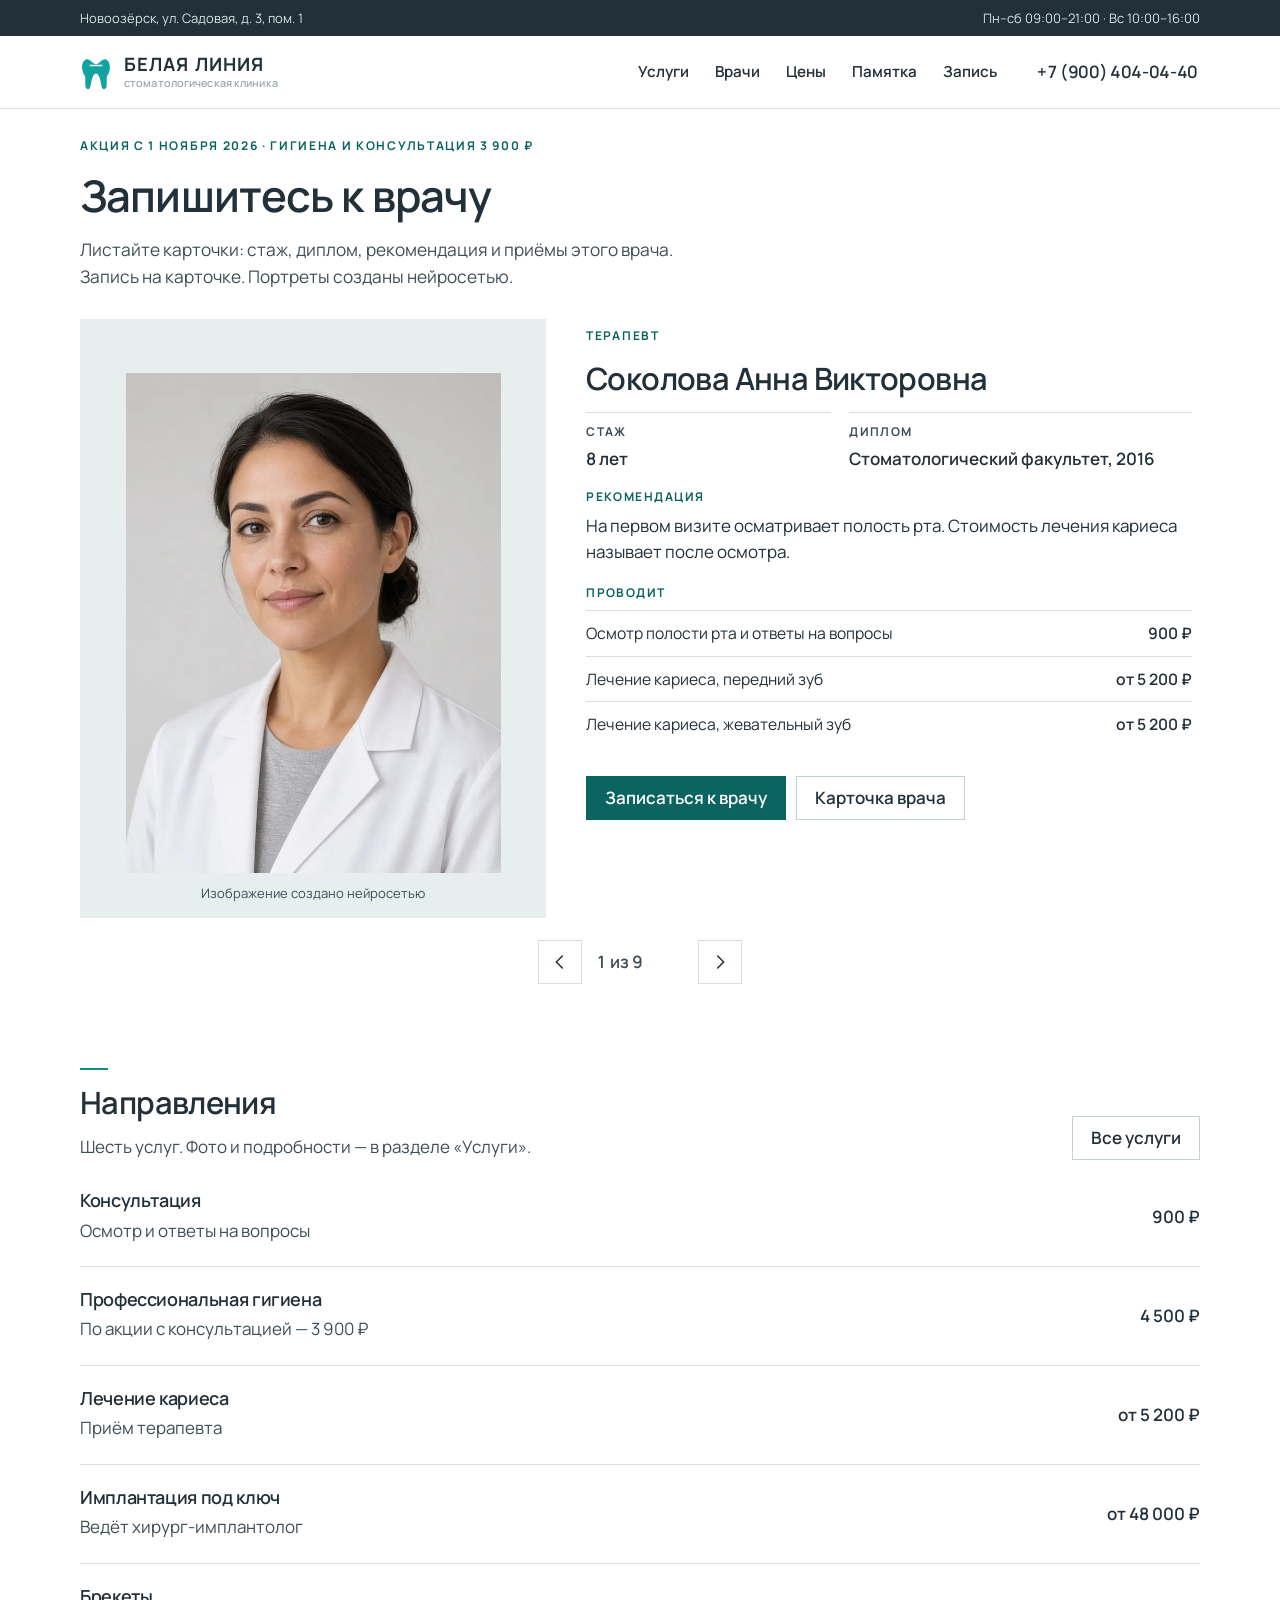
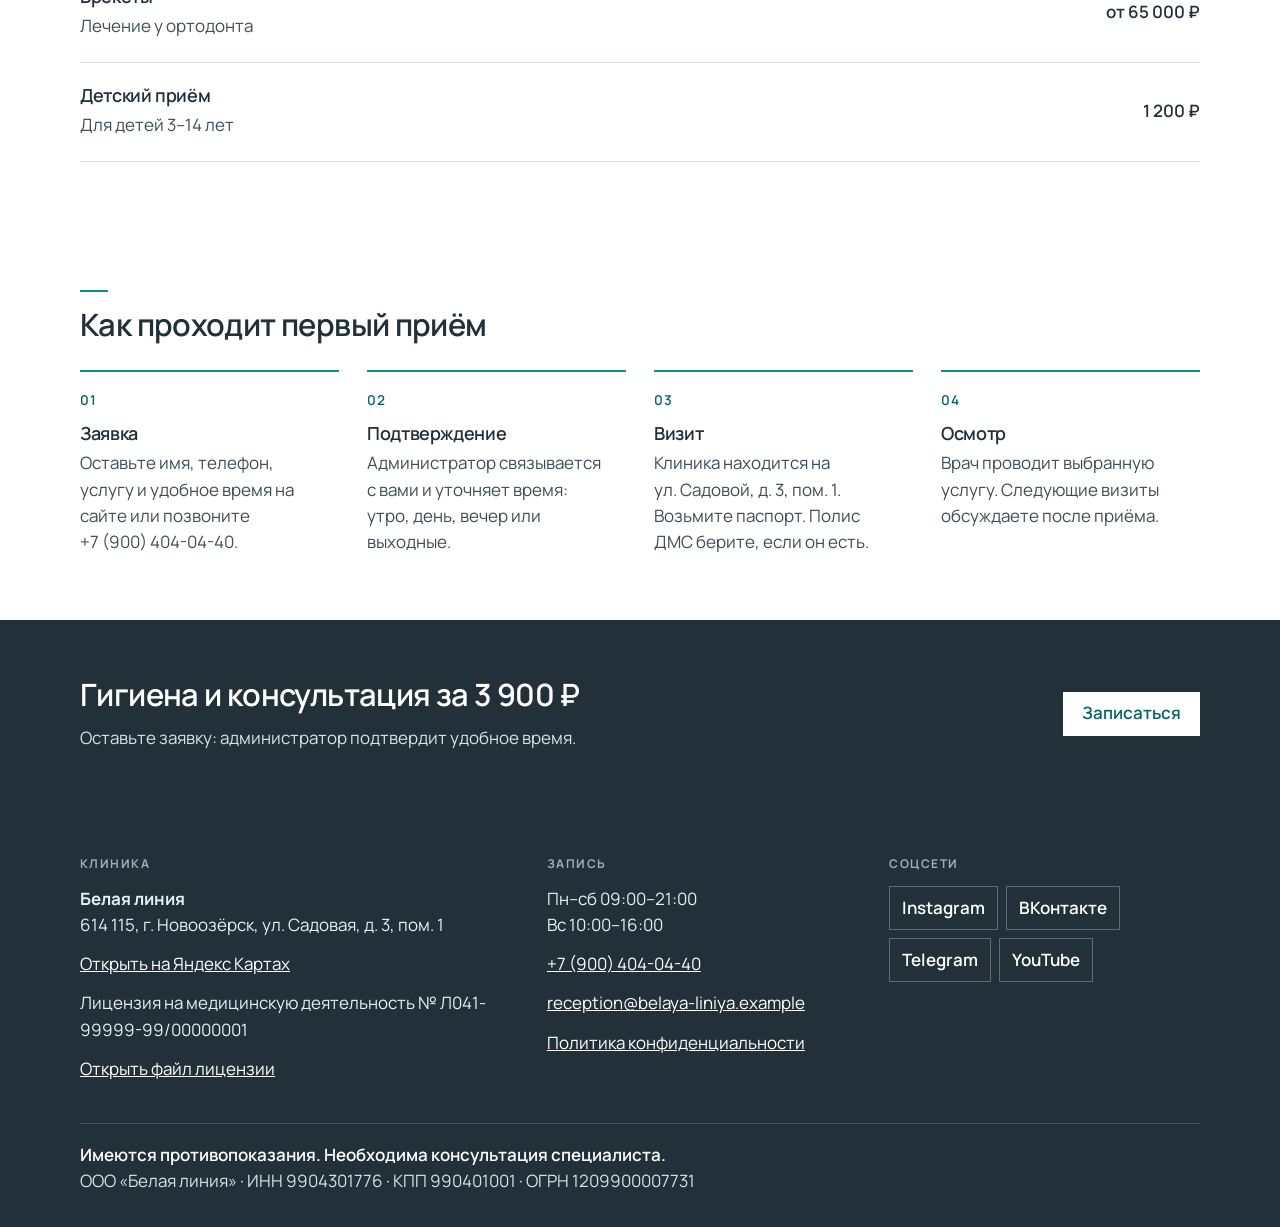
<file: index.html>
<!DOCTYPE html>
<html lang="ru">
<head>
  <meta charset="utf-8">
  <meta name="viewport" content="width=device-width, initial-scale=1">
  <title>Белая линия — гигиена и консультация за 3 900 ₽</title>
  <meta name="description" content="Стоматология «Белая линия» в Новоозёрске. Акция: профессиональная гигиена и консультация за 3 900 ₽. Запись на приём.">
  <meta name="robots" content="index, follow">
  <meta name="theme-color" content="#22303A">
  <link rel="canonical" href="https://white-line-sooty.vercel.app/index.html">
  <meta property="og:type" content="website">
  <meta property="og:locale" content="ru_RU">
  <meta property="og:url" content="https://white-line-sooty.vercel.app/index.html">
  <meta property="og:title" content="Белая линия — гигиена и консультация за 3 900 ₽">
  <meta property="og:description" content="Стоматология «Белая линия» в Новоозёрске. Акция: профессиональная гигиена и консультация за 3 900 ₽. Запись на приём.">
  <meta property="og:image" content="https://white-line-sooty.vercel.app/img/og.jpg">
  <meta property="og:image:width" content="1200">
  <meta property="og:image:height" content="630">
  <link rel="icon" href="img/favicon.svg" type="image/svg+xml">
  <link rel="preconnect" href="https://fonts.googleapis.com">
  <link rel="preconnect" href="https://fonts.gstatic.com" crossorigin>
  <link href="https://fonts.googleapis.com/css2?family=Manrope:wght@400;500;600;700&display=swap" rel="stylesheet">
  <link rel="stylesheet" href="css/styles.css?v=4">
  <script async src="https://www.googletagmanager.com/gtag/js?id=G-7BTPH14B6G"></script>
  <script>
    window.dataLayer = window.dataLayer || [];
    function gtag(){dataLayer.push(arguments);}
    gtag('js', new Date());
    gtag('config', 'G-7BTPH14B6G');
  </script>
  <script type="application/ld+json">
  {
    "@context": "https://schema.org",
    "@type": "Dentist",
    "name": "Белая линия",
    "url": "https://white-line-sooty.vercel.app/",
    "telephone": "+79004040440",
    "email": "reception@belaya-liniya.example",
    "address": {
      "@type": "PostalAddress",
      "postalCode": "614115",
      "addressLocality": "Новоозёрск",
      "streetAddress": "ул. Садовая, д. 3, пом. 1",
      "addressCountry": "RU"
    }
  }
  </script>
</head>
<body>
  <a class="skip-link" href="#content">К содержанию</a>
  
    <div class="header-wrap">
      <div class="topbar">
        <div class="wrap topbar__inner">
          <span>Новоозёрск, ул.&nbsp;Садовая, д.&nbsp;3, пом.&nbsp;1</span>
          <span>Пн–сб 09:00–21:00 · Вс 10:00–16:00</span>
        </div>
      </div>
      <header class="header">
        <a class="logo" href="index.html">
          <svg class="logo__tooth" viewBox="0 0 48 60" aria-hidden="true">
            <path fill="#12A3A0" d="M10 11C5 12 2 19 3.5 27 4.5 32 6.7 35 7.8 37.2 8.2 42 7.6 48 8.2 52 9.4 56.2 13.8 56.4 15 53.6 16 50.5 16.8 45 18 40.5 19.6 35.4 21.8 32.4 24 32.4 26.2 32.4 28.4 35.4 30 40.5 31.2 45 32 50.5 33 53.6 34.2 56.4 38.6 56.2 39.8 52 40.4 48 39.8 42 40.2 37.2 41.3 35 43.5 32 44.5 27 46 19 43 12 38 11 34 10.2 31 14.2 28.8 16.2 27.2 17.6 25.6 18.2 24 18.2 22.4 18.2 20.8 17.6 19.2 16.2 17 14.2 14 10.2 10 11z"/>
            <rect fill="#fff" x="14.6" y="19.2" width="18.8" height="2.15"/>
          </svg>
          <span>
            <span class="logo__name">Белая линия</span>
            <span class="logo__sub">стоматологическая клиника</span>
          </span>
        </a>
        <input class="nav-check" id="nav-toggle" type="checkbox">
        <nav class="nav" id="site-nav" aria-label="Основное меню"><a href="services.html">Услуги</a><a href="doctors.html">Врачи</a><a href="prices.html">Цены</a><a href="checkup.html">Памятка</a><a href="contacts.html">Запись</a></nav>
        <a class="phone-link" href="tel:+79004040440" data-event="contact_click" data-contact-type="phone">
          <span class="phone-link__full">+7 (900) 404-04-40</span>
          <span class="phone-link__short">Позвонить</span>
        </a>
        <label class="nav-toggle" for="nav-toggle">Меню</label>
      </header>
    </div>
  <main id="content">
    
    <section class="hero hero--doctors">
      <div class="wrap">
        <div class="hero-intro">
          <p class="kicker">Акция с 1 ноября 2026 · гигиена и консультация 3&nbsp;900&nbsp;₽</p>
          <h1>Запишитесь к врачу</h1>
          <p class="lead">Листайте карточки: стаж, диплом, рекомендация и приёмы этого врача. Запись на карточке. Портреты созданы нейросетью.</p>
        </div>
        <div class="stage" data-stage tabindex="0" aria-roledescription="карусель" aria-label="Врачи">
      <div class="stage__viewport">
        <div class="stage__track"><article class="stage__slide" id="doc-sokolova" data-specialty="терапевт">
              <figure class="stage__photo">
                <img src="img/doctors/sokolova.webp" width="720" height="960" alt="Соколова Анна Викторовна, Терапевт. Изображение создано нейросетью." loading="lazy">
                <figcaption>Изображение создано нейросетью</figcaption>
              </figure>
              <div class="stage__card">
                <p class="kicker">Терапевт</p>
                <h3>Соколова Анна Викторовна</h3>
                <dl class="stage__facts">
                  <div><dt>Стаж</dt><dd>8 лет</dd></div>
                  <div><dt>Диплом</dt><dd>Стоматологический факультет, 2016</dd></div>
                </dl>
                <p class="stage__advice"><span>Рекомендация</span>На первом визите осматривает полость рта. Стоимость лечения кариеса называет после осмотра.</p>
                <h4>Проводит</h4>
                <ul class="ops"><li><span>Осмотр полости рта и ответы на вопросы</span><span>900 ₽</span></li><li><span>Лечение кариеса, передний зуб</span><span>от 5 200 ₽</span></li><li><span>Лечение кариеса, жевательный зуб</span><span>от 5 200 ₽</span></li></ul>
                <div class="actions">
                  <a class="btn" href="contacts.html?service=consult" data-event="cta_click" data-button-name="doctor_sokolova" data-page-section="doctors">Записаться к врачу</a>
                  <a class="btn btn--ghost" href="doctors.html#doc-sokolova" data-event="doctor_view" data-doctor-id="sokolova" data-specialty="терапевт">Карточка врача</a>
                </div>
              </div>
            </article><article class="stage__slide" id="doc-morozov" data-specialty="терапевт">
              <figure class="stage__photo">
                <img src="img/doctors/morozov.webp" width="720" height="960" alt="Морозов Илья Петрович, Терапевт. Изображение создано нейросетью." loading="lazy">
                <figcaption>Изображение создано нейросетью</figcaption>
              </figure>
              <div class="stage__card">
                <p class="kicker">Терапевт</p>
                <h3>Морозов Илья Петрович</h3>
                <dl class="stage__facts">
                  <div><dt>Стаж</dt><dd>11 лет</dd></div>
                  <div><dt>Диплом</dt><dd>Стоматологический факультет, 2013</dd></div>
                </dl>
                <p class="stage__advice"><span>Рекомендация</span>Ведёт приём терапевта и повторные обращения. Точную сумму лечения называет после осмотра.</p>
                <h4>Проводит</h4>
                <ul class="ops"><li><span>Приём врача-терапевта</span><span>900 ₽</span></li><li><span>Лечение одного зуба</span><span>от 5 200 ₽</span></li><li><span>Повторное обращение по кариесу</span><span>от 5 200 ₽</span></li></ul>
                <div class="actions">
                  <a class="btn" href="contacts.html?service=consult" data-event="cta_click" data-button-name="doctor_morozov" data-page-section="doctors">Записаться к врачу</a>
                  <a class="btn btn--ghost" href="doctors.html#doc-morozov" data-event="doctor_view" data-doctor-id="morozov" data-specialty="терапевт">Карточка врача</a>
                </div>
              </div>
            </article><article class="stage__slide" id="doc-kuznetsova" data-specialty="терапевт">
              <figure class="stage__photo">
                <img src="img/doctors/kuznetsova.webp" width="720" height="960" alt="Кузнецова Мария Сергеевна, Терапевт. Изображение создано нейросетью." loading="lazy">
                <figcaption>Изображение создано нейросетью</figcaption>
              </figure>
              <div class="stage__card">
                <p class="kicker">Терапевт</p>
                <h3>Кузнецова Мария Сергеевна</h3>
                <dl class="stage__facts">
                  <div><dt>Стаж</dt><dd>6 лет</dd></div>
                  <div><dt>Диплом</dt><dd>Стоматологический факультет, 2018</dd></div>
                </dl>
                <p class="stage__advice"><span>Рекомендация</span>Отдельный визит перед лечением кариеса — это осмотр. Дальше обсуждают уже сам зуб.</p>
                <h4>Проводит</h4>
                <ul class="ops"><li><span>Отдельный визит перед лечением кариеса</span><span>900 ₽</span></li><li><span>Лечение кариеса, передний зуб</span><span>от 5 200 ₽</span></li><li><span>Повторный визит</span><span>900 ₽</span></li></ul>
                <div class="actions">
                  <a class="btn" href="contacts.html?service=consult" data-event="cta_click" data-button-name="doctor_kuznetsova" data-page-section="doctors">Записаться к врачу</a>
                  <a class="btn btn--ghost" href="doctors.html#doc-kuznetsova" data-event="doctor_view" data-doctor-id="kuznetsova" data-specialty="терапевт">Карточка врача</a>
                </div>
              </div>
            </article><article class="stage__slide" id="doc-volkov" data-specialty="терапевт">
              <figure class="stage__photo">
                <img src="img/doctors/volkov.webp" width="720" height="960" alt="Волков Артём Николаевич, Терапевт. Изображение создано нейросетью." loading="lazy">
                <figcaption>Изображение создано нейросетью</figcaption>
              </figure>
              <div class="stage__card">
                <p class="kicker">Терапевт</p>
                <h3>Волков Артём Николаевич</h3>
                <dl class="stage__facts">
                  <div><dt>Стаж</dt><dd>14 лет</dd></div>
                  <div><dt>Диплом</dt><dd>Стоматологический факультет, 2010</dd></div>
                </dl>
                <p class="stage__advice"><span>Рекомендация</span>Начинает с осмотра и ответов на вопросы. Лечение кариеса назначает только после этого.</p>
                <h4>Проводит</h4>
                <ul class="ops"><li><span>Осмотр и ответы на вопросы</span><span>900 ₽</span></li><li><span>Лечение кариеса, жевательный зуб</span><span>от 5 200 ₽</span></li><li><span>Повторное обращение по кариесу</span><span>от 5 200 ₽</span></li></ul>
                <div class="actions">
                  <a class="btn" href="contacts.html?service=consult" data-event="cta_click" data-button-name="doctor_volkov" data-page-section="doctors">Записаться к врачу</a>
                  <a class="btn btn--ghost" href="doctors.html#doc-volkov" data-event="doctor_view" data-doctor-id="volkov" data-specialty="терапевт">Карточка врача</a>
                </div>
              </div>
            </article><article class="stage__slide" id="doc-lebedev" data-specialty="хирург-имплантолог">
              <figure class="stage__photo">
                <img src="img/doctors/lebedev.webp" width="720" height="960" alt="Лебедев Кирилл Андреевич, Хирург-имплантолог. Изображение создано нейросетью." loading="lazy">
                <figcaption>Изображение создано нейросетью</figcaption>
              </figure>
              <div class="stage__card">
                <p class="kicker">Хирург-имплантолог</p>
                <h3>Лебедев Кирилл Андреевич</h3>
                <dl class="stage__facts">
                  <div><dt>Стаж</dt><dd>12 лет</dd></div>
                  <div><dt>Диплом</dt><dd>Стоматологический факультет, 2012</dd></div>
                </dl>
                <p class="stage__advice"><span>Рекомендация</span>Сначала консультация. Число визитов по имплантации называет после неё.</p>
                <h4>Проводит</h4>
                <ul class="ops"><li><span>Консультация до имплантации</span><span>900 ₽</span></li><li><span>Имплантация под ключ</span><span>от 48 000 ₽</span></li><li><span>Хирургический этап</span><span>входит в стоимость от 48 000 ₽</span></li><li><span>Ортопедический этап</span><span>входит в стоимость от 48 000 ₽</span></li><li><span>Наблюдение после имплантации</span><span>входит в стоимость от 48 000 ₽</span></li></ul>
                <div class="actions">
                  <a class="btn" href="contacts.html?service=implant" data-event="cta_click" data-button-name="doctor_lebedev" data-page-section="doctors">Записаться к врачу</a>
                  <a class="btn btn--ghost" href="doctors.html#doc-lebedev" data-event="doctor_view" data-doctor-id="lebedev" data-specialty="хирург-имплантолог">Карточка врача</a>
                </div>
              </div>
            </article><article class="stage__slide" id="doc-orlova" data-specialty="ортодонт">
              <figure class="stage__photo">
                <img src="img/doctors/orlova.webp" width="720" height="960" alt="Орлова Дарья Игоревна, Ортодонт. Изображение создано нейросетью." loading="lazy">
                <figcaption>Изображение создано нейросетью</figcaption>
              </figure>
              <div class="stage__card">
                <p class="kicker">Ортодонт</p>
                <h3>Орлова Дарья Игоревна</h3>
                <dl class="stage__facts">
                  <div><dt>Стаж</dt><dd>9 лет</dd></div>
                  <div><dt>Диплом</dt><dd>Стоматологический факультет, 2015</dd></div>
                </dl>
                <p class="stage__advice"><span>Рекомендация</span>Срок наблюдения на брекетах называет на консультации. Повторные визиты входят в услугу.</p>
                <h4>Проводит</h4>
                <ul class="ops"><li><span>Приём ортодонта</span><span>900 ₽</span></li><li><span>Брекеты</span><span>от 65 000 ₽</span></li><li><span>Наблюдение ортодонта</span><span>входит в стоимость от 65 000 ₽</span></li><li><span>Повторные визиты</span><span>входит в стоимость от 65 000 ₽</span></li></ul>
                <div class="actions">
                  <a class="btn" href="contacts.html?service=braces" data-event="cta_click" data-button-name="doctor_orlova" data-page-section="doctors">Записаться к врачу</a>
                  <a class="btn btn--ghost" href="doctors.html#doc-orlova" data-event="doctor_view" data-doctor-id="orlova" data-specialty="ортодонт">Карточка врача</a>
                </div>
              </div>
            </article><article class="stage__slide" id="doc-belov" data-specialty="ортодонт">
              <figure class="stage__photo">
                <img src="img/doctors/belov.webp" width="720" height="960" alt="Белов Павел Дмитриевич, Ортодонт. Изображение создано нейросетью." loading="lazy">
                <figcaption>Изображение создано нейросетью</figcaption>
              </figure>
              <div class="stage__card">
                <p class="kicker">Ортодонт</p>
                <h3>Белов Павел Дмитриевич</h3>
                <dl class="stage__facts">
                  <div><dt>Стаж</dt><dd>7 лет</dd></div>
                  <div><dt>Диплом</dt><dd>Стоматологический факультет, 2017</dd></div>
                </dl>
                <p class="stage__advice"><span>Рекомендация</span>Перед брекетами проводит отдельный визит. Срок наблюдения называет на консультации.</p>
                <h4>Проводит</h4>
                <ul class="ops"><li><span>Отдельный визит перед брекетами</span><span>900 ₽</span></li><li><span>Запись к ортодонту</span><span>от 65 000 ₽</span></li><li><span>Наблюдение ортодонта</span><span>входит в стоимость от 65 000 ₽</span></li></ul>
                <div class="actions">
                  <a class="btn" href="contacts.html?service=braces" data-event="cta_click" data-button-name="doctor_belov" data-page-section="doctors">Записаться к врачу</a>
                  <a class="btn btn--ghost" href="doctors.html#doc-belov" data-event="doctor_view" data-doctor-id="belov" data-specialty="ортодонт">Карточка врача</a>
                </div>
              </div>
            </article><article class="stage__slide" id="doc-novikova" data-specialty="детский стоматолог">
              <figure class="stage__photo">
                <img src="img/doctors/novikova.webp" width="720" height="960" alt="Новикова Елена Олеговна, Детский стоматолог. Изображение создано нейросетью." loading="lazy">
                <figcaption>Изображение создано нейросетью</figcaption>
              </figure>
              <div class="stage__card">
                <p class="kicker">Детский стоматолог</p>
                <h3>Новикова Елена Олеговна</h3>
                <dl class="stage__facts">
                  <div><dt>Стаж</dt><dd>10 лет</dd></div>
                  <div><dt>Диплом</dt><dd>Стоматологический факультет, 2014</dd></div>
                </dl>
                <p class="stage__advice"><span>Рекомендация</span>Принимает детей 3–14 лет. Родитель остаётся рядом, после осмотра врач объясняет, что увидел.</p>
                <h4>Проводит</h4>
                <ul class="ops"><li><span>Осмотр ребёнка 3–14 лет</span><span>1 200 ₽</span></li><li><span>Знакомство ребёнка с клиникой</span><span>1 200 ₽</span></li><li><span>Объяснение родителю после осмотра</span><span>входит в 1 200 ₽</span></li><li><span>Повторный детский приём</span><span>1 200 ₽</span></li></ul>
                <div class="actions">
                  <a class="btn" href="contacts.html?service=kids" data-event="cta_click" data-button-name="doctor_novikova" data-page-section="doctors">Записаться к врачу</a>
                  <a class="btn btn--ghost" href="doctors.html#doc-novikova" data-event="doctor_view" data-doctor-id="novikova" data-specialty="детский стоматолог">Карточка врача</a>
                </div>
              </div>
            </article><article class="stage__slide" id="doc-smirnova" data-specialty="гигиенист">
              <figure class="stage__photo">
                <img src="img/doctors/smirnova.webp" width="720" height="960" alt="Смирнова Ольга Андреевна, Гигиенист. Изображение создано нейросетью." loading="lazy">
                <figcaption>Изображение создано нейросетью</figcaption>
              </figure>
              <div class="stage__card">
                <p class="kicker">Гигиенист</p>
                <h3>Смирнова Ольга Андреевна</h3>
                <dl class="stage__facts">
                  <div><dt>Стаж</dt><dd>5 лет</dd></div>
                  <div><dt>Диплом</dt><dd>Стоматологический факультет, 2019</dd></div>
                </dl>
                <p class="stage__advice"><span>Рекомендация</span>Профессиональная гигиена занимает около 40 минут. С 1 ноября 2026 вместе с консультацией — 3 900 ₽.</p>
                <h4>Проводит</h4>
                <ul class="ops"><li><span>Профессиональная гигиена, около 40 минут</span><span>4 500 ₽</span></li><li><span>Гигиена и консультация с 1 ноября 2026</span><span>3 900 ₽</span></li><li><span>Повторная запись на гигиену</span><span>4 500 ₽</span></li></ul>
                <div class="actions">
                  <a class="btn" href="contacts.html?service=hygiene" data-event="cta_click" data-button-name="doctor_smirnova" data-page-section="doctors">Записаться к врачу</a>
                  <a class="btn btn--ghost" href="doctors.html#doc-smirnova" data-event="doctor_view" data-doctor-id="smirnova" data-specialty="гигиенист">Карточка врача</a>
                </div>
              </div>
            </article></div>
      </div>
      <div class="stage__nav">
        <button class="slider__arrow" type="button" data-stage-prev aria-label="Предыдущий врач"><svg viewBox="0 0 24 24" width="22" height="22" aria-hidden="true"><path d="M14.5 5.5 8 12l6.5 6.5" fill="none" stroke="currentColor" stroke-width="1.7" stroke-linecap="round" stroke-linejoin="round"/></svg></button>
        <p class="slider__count" data-stage-count aria-live="polite">1 из 9</p>
        <button class="slider__arrow" type="button" data-stage-next aria-label="Следующий врач"><svg viewBox="0 0 24 24" width="22" height="22" aria-hidden="true"><path d="M9.5 5.5 16 12l-6.5 6.5" fill="none" stroke="currentColor" stroke-width="1.7" stroke-linecap="round" stroke-linejoin="round"/></svg></button>
      </div>
    </div>
      </div>
    </section>
    <section class="section">
      <div class="wrap">
        <div class="section__head">
          <div>
            <div class="rule" aria-hidden="true"></div>
            <h2>Направления</h2>
            <p>Шесть услуг. Фото и подробности — в разделе «Услуги».</p>
          </div>
          <a class="btn btn--ghost" href="services.html">Все услуги</a>
        </div>
        <div class="direction-list"><a class="direction-card" href="services.html#consult" data-event="service_view" data-service-name="Консультация">
              <h3>Консультация</h3>
              <p>Осмотр и ответы на вопросы</p>
              <span>900 ₽</span>
            </a><a class="direction-card" href="services.html#hygiene" data-event="service_view" data-service-name="Профессиональная гигиена">
              <h3>Профессиональная гигиена</h3>
              <p>По акции с консультацией — 3 900 ₽</p>
              <span>4 500 ₽</span>
            </a><a class="direction-card" href="services.html#treatment" data-event="service_view" data-service-name="Лечение кариеса">
              <h3>Лечение кариеса</h3>
              <p>Приём терапевта</p>
              <span>от 5 200 ₽</span>
            </a><a class="direction-card" href="services.html#implant" data-event="service_view" data-service-name="Имплантация под ключ">
              <h3>Имплантация под ключ</h3>
              <p>Ведёт хирург-имплантолог</p>
              <span>от 48 000 ₽</span>
            </a><a class="direction-card" href="services.html#braces" data-event="service_view" data-service-name="Брекеты">
              <h3>Брекеты</h3>
              <p>Лечение у ортодонта</p>
              <span>от 65 000 ₽</span>
            </a><a class="direction-card" href="services.html#kids" data-event="service_view" data-service-name="Детский приём">
              <h3>Детский приём</h3>
              <p>Для детей 3–14 лет</p>
              <span>1 200 ₽</span>
            </a></div>
      </div>
    </section>
    <section class="section">
      <div class="wrap">
        <div class="rule" aria-hidden="true"></div>
        <h2>Как проходит первый приём</h2>
        <ol class="steps"><li><h3>Заявка</h3><p>Оставьте имя, телефон, услугу и удобное время на сайте или позвоните +7 (900) 404-04-40.</p></li><li><h3>Подтверждение</h3><p>Администратор связывается с вами и уточняет время: утро, день, вечер или выходные.</p></li><li><h3>Визит</h3><p>Клиника находится на ул. Садовой, д. 3, пом. 1. Возьмите паспорт. Полис ДМС берите, если он есть.</p></li><li><h3>Осмотр</h3><p>Врач проводит выбранную услугу. Следующие визиты обсуждаете после приёма.</p></li></ol>
      </div>
    </section>
    <section class="section section--cta">
      <div class="wrap">
        <div class="cta-band">
          <div>
            <h2>Гигиена и консультация за 3&nbsp;900&nbsp;₽</h2>
            <p>Оставьте заявку: администратор подтвердит удобное время.</p>
          </div>
          <a class="btn btn--light" href="contacts.html?service=hygiene" data-event="cta_click" data-button-name="final_promo" data-page-section="final">Записаться</a>
        </div>
      </div>
    </section>
  </main>
  
    <footer class="footer">
      <div class="wrap footer-grid">
        <div>
          <p class="footer-label">Клиника</p>
          <strong>Белая линия</strong>
          <p>614 115, г. Новоозёрск, ул. Садовая, д. 3, пом. 1</p>
          <p><a href="https://yandex.ru/maps/?text=%D0%9D%D0%BE%D0%B2%D0%BE%D0%BE%D0%B7%D1%91%D1%80%D1%81%D0%BA%2C%20%D1%83%D0%BB%D0%B8%D1%86%D0%B0%20%D0%A1%D0%B0%D0%B4%D0%BE%D0%B2%D0%B0%D1%8F%2C%203" target="_blank" rel="noopener noreferrer" data-event="map_open" data-map-service="yandex">Открыть на Яндекс Картах</a></p>
          <p>Лицензия на медицинскую деятельность № Л041-99999-99/00000001</p>
          <p><a href="files/license.pdf" data-event="license_open" data-page-section="footer">Открыть файл лицензии</a></p>
        </div>
        <div>
          <p class="footer-label">Запись</p>
          <p>Пн–сб 09:00–21:00<br>Вс 10:00–16:00</p>
          <p><a href="tel:+79004040440" data-event="contact_click" data-contact-type="phone">+7 (900) 404-04-40</a></p>
          <p><a href="mailto:reception@belaya-liniya.example" data-event="contact_click" data-contact-type="email">reception@belaya-liniya.example</a></p>
          <p><a href="privacy.html">Политика конфиденциальности</a></p>
        </div>
        <div>
          <p class="footer-label">Соцсети</p>
          <div class="socials"><a href="https://www.instagram.com/belaya_liniya_dent/" target="_blank" rel="noopener noreferrer" data-event="social_click" data-network="instagram" data-page-section="footer">Instagram</a><a href="https://vk.com/belaya_liniya_dent" target="_blank" rel="noopener noreferrer" data-event="social_click" data-network="vk" data-page-section="footer">ВКонтакте</a><a href="https://t.me/belaya_liniya_dent" target="_blank" rel="noopener noreferrer" data-event="social_click" data-network="telegram" data-page-section="footer">Telegram</a><a href="https://www.youtube.com/@belaya_liniya_dent" target="_blank" rel="noopener noreferrer" data-event="social_click" data-network="youtube" data-page-section="footer">YouTube</a></div>
        </div>
      </div>
      <div class="wrap">
        <p class="warning">Имеются противопоказания. Необходима консультация специалиста.</p>
        <p class="legal">ООО «Белая линия» · ИНН 9904301776 · КПП 990401001 · ОГРН 1209900007731</p>
      </div>
    </footer>
  <script src="js/config.js" defer></script>
  <script src="js/utm.js" defer></script>
  <script src="js/analytics.js" defer></script>
  <script src="js/main.js?v=2" defer></script>
  <script src="js/form.js?v=2" defer></script>
</body>
</html>
</file>
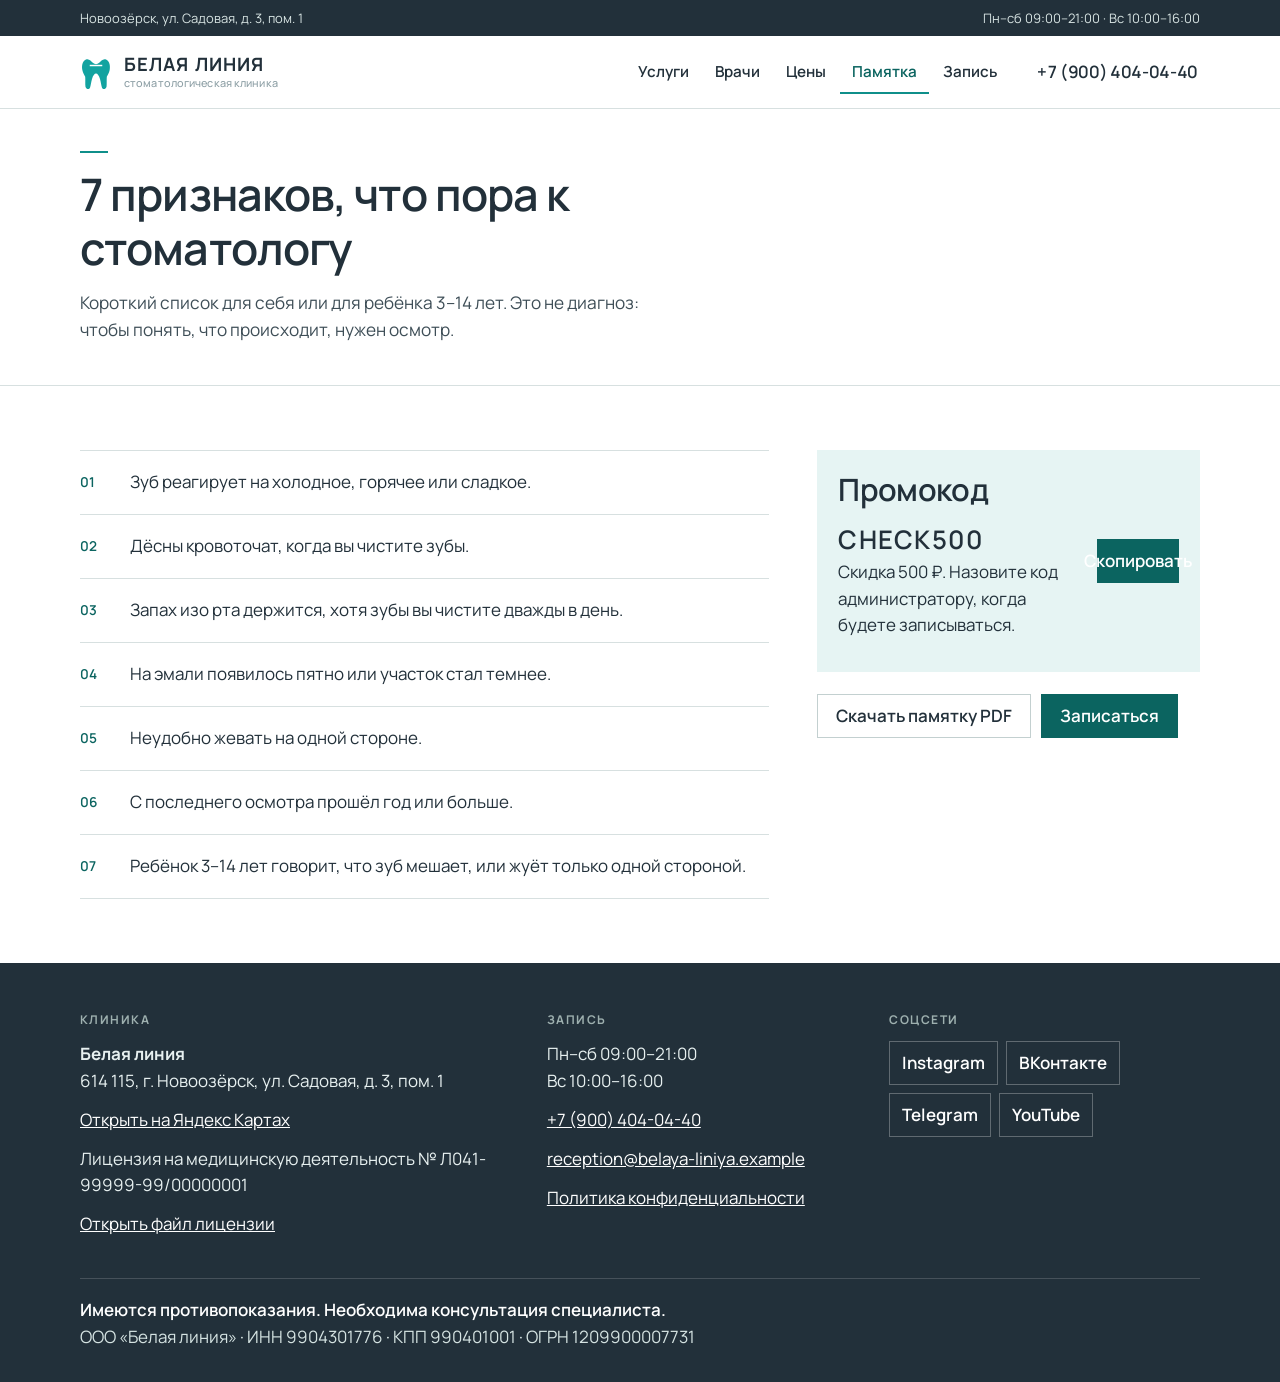
<file: checkup.html>
<!DOCTYPE html>
<html lang="ru">
<head>
  <meta charset="utf-8">
  <meta name="viewport" content="width=device-width, initial-scale=1">
  <title>Памятка пациенту — Белая линия</title>
  <meta name="description" content="7 признаков, что пора к стоматологу. Памятка клиники «Белая линия» и промокод CHECK500 на 500 ₽.">
  <meta name="robots" content="index, follow">
  <meta name="theme-color" content="#22303A">
  <link rel="canonical" href="https://white-line-sooty.vercel.app/checkup.html">
  <meta property="og:type" content="website">
  <meta property="og:locale" content="ru_RU">
  <meta property="og:url" content="https://white-line-sooty.vercel.app/checkup.html">
  <meta property="og:title" content="Памятка пациенту — Белая линия">
  <meta property="og:description" content="7 признаков, что пора к стоматологу. Памятка клиники «Белая линия» и промокод CHECK500 на 500 ₽.">
  <meta property="og:image" content="https://white-line-sooty.vercel.app/img/og.jpg">
  <meta property="og:image:width" content="1200">
  <meta property="og:image:height" content="630">
  <link rel="icon" href="img/favicon.svg" type="image/svg+xml">
  <link rel="preconnect" href="https://fonts.googleapis.com">
  <link rel="preconnect" href="https://fonts.gstatic.com" crossorigin>
  <link href="https://fonts.googleapis.com/css2?family=Manrope:wght@400;500;600;700&display=swap" rel="stylesheet">
  <link rel="stylesheet" href="css/styles.css?v=4">
  <script async src="https://www.googletagmanager.com/gtag/js?id=G-7BTPH14B6G"></script>
  <script>
    window.dataLayer = window.dataLayer || [];
    function gtag(){dataLayer.push(arguments);}
    gtag('js', new Date());
    gtag('config', 'G-7BTPH14B6G');
  </script>
  <script type="application/ld+json">
  {
    "@context": "https://schema.org",
    "@type": "Dentist",
    "name": "Белая линия",
    "url": "https://white-line-sooty.vercel.app/",
    "telephone": "+79004040440",
    "email": "reception@belaya-liniya.example",
    "address": {
      "@type": "PostalAddress",
      "postalCode": "614115",
      "addressLocality": "Новоозёрск",
      "streetAddress": "ул. Садовая, д. 3, пом. 1",
      "addressCountry": "RU"
    }
  }
  </script>
</head>
<body>
  <a class="skip-link" href="#content">К содержанию</a>
  
    <div class="header-wrap">
      <div class="topbar">
        <div class="wrap topbar__inner">
          <span>Новоозёрск, ул.&nbsp;Садовая, д.&nbsp;3, пом.&nbsp;1</span>
          <span>Пн–сб 09:00–21:00 · Вс 10:00–16:00</span>
        </div>
      </div>
      <header class="header">
        <a class="logo" href="index.html">
          <svg class="logo__tooth" viewBox="0 0 48 60" aria-hidden="true">
            <path fill="#12A3A0" d="M10 11C5 12 2 19 3.5 27 4.5 32 6.7 35 7.8 37.2 8.2 42 7.6 48 8.2 52 9.4 56.2 13.8 56.4 15 53.6 16 50.5 16.8 45 18 40.5 19.6 35.4 21.8 32.4 24 32.4 26.2 32.4 28.4 35.4 30 40.5 31.2 45 32 50.5 33 53.6 34.2 56.4 38.6 56.2 39.8 52 40.4 48 39.8 42 40.2 37.2 41.3 35 43.5 32 44.5 27 46 19 43 12 38 11 34 10.2 31 14.2 28.8 16.2 27.2 17.6 25.6 18.2 24 18.2 22.4 18.2 20.8 17.6 19.2 16.2 17 14.2 14 10.2 10 11z"/>
            <rect fill="#fff" x="14.6" y="19.2" width="18.8" height="2.15"/>
          </svg>
          <span>
            <span class="logo__name">Белая линия</span>
            <span class="logo__sub">стоматологическая клиника</span>
          </span>
        </a>
        <input class="nav-check" id="nav-toggle" type="checkbox">
        <nav class="nav" id="site-nav" aria-label="Основное меню"><a href="services.html">Услуги</a><a href="doctors.html">Врачи</a><a href="prices.html">Цены</a><a href="checkup.html" aria-current="page">Памятка</a><a href="contacts.html">Запись</a></nav>
        <a class="phone-link" href="tel:+79004040440" data-event="contact_click" data-contact-type="phone">
          <span class="phone-link__full">+7 (900) 404-04-40</span>
          <span class="phone-link__short">Позвонить</span>
        </a>
        <label class="nav-toggle" for="nav-toggle">Меню</label>
      </header>
    </div>
  <main id="content">
    
    <section class="page-hero">
      <div class="wrap">
        <div class="rule" aria-hidden="true"></div>
        <h1>7 признаков, что пора к стоматологу</h1>
        <p class="lead">Короткий список для себя или для ребёнка 3–14 лет. Это не диагноз: чтобы понять, что происходит, нужен осмотр.</p>
      </div>
    </section>
    <section class="section">
      <div class="wrap split">
        <ol class="checklist"><li>Зуб реагирует на холодное, горячее или сладкое.</li><li>Дёсны кровоточат, когда вы чистите зубы.</li><li>Запах изо рта держится, хотя зубы вы чистите дважды в день.</li><li>На эмали появилось пятно или участок стал темнее.</li><li>Неудобно жевать на одной стороне.</li><li>С последнего осмотра прошёл год или больше.</li><li>Ребёнок 3–14 лет говорит, что зуб мешает, или жуёт только одной стороной.</li></ol>
        <div>
          <div class="promo">
            <div>
              <h2>Промокод</h2>
              <code>CHECK500</code>
              <p>Скидка 500&nbsp;₽. Назовите код администратору, когда будете записываться.</p>
            </div>
            <button class="btn" type="button" data-event="promo_copy" data-promo-code="CHECK500"><span data-copy-label>Скопировать</span></button>
          </div>
          <p data-copy-status role="status"></p>
          <div class="actions">
            <a class="btn btn--ghost" href="files/checkup.pdf" download>Скачать памятку PDF</a>
            <a class="btn" href="contacts.html?service=hygiene" data-event="cta_click" data-button-name="checkup_book" data-page-section="checkup">Записаться</a>
          </div>
        </div>
      </div>
    </section>
  </main>
  
    <footer class="footer">
      <div class="wrap footer-grid">
        <div>
          <p class="footer-label">Клиника</p>
          <strong>Белая линия</strong>
          <p>614 115, г. Новоозёрск, ул. Садовая, д. 3, пом. 1</p>
          <p><a href="https://yandex.ru/maps/?text=%D0%9D%D0%BE%D0%B2%D0%BE%D0%BE%D0%B7%D1%91%D1%80%D1%81%D0%BA%2C%20%D1%83%D0%BB%D0%B8%D1%86%D0%B0%20%D0%A1%D0%B0%D0%B4%D0%BE%D0%B2%D0%B0%D1%8F%2C%203" target="_blank" rel="noopener noreferrer" data-event="map_open" data-map-service="yandex">Открыть на Яндекс Картах</a></p>
          <p>Лицензия на медицинскую деятельность № Л041-99999-99/00000001</p>
          <p><a href="files/license.pdf" data-event="license_open" data-page-section="footer">Открыть файл лицензии</a></p>
        </div>
        <div>
          <p class="footer-label">Запись</p>
          <p>Пн–сб 09:00–21:00<br>Вс 10:00–16:00</p>
          <p><a href="tel:+79004040440" data-event="contact_click" data-contact-type="phone">+7 (900) 404-04-40</a></p>
          <p><a href="mailto:reception@belaya-liniya.example" data-event="contact_click" data-contact-type="email">reception@belaya-liniya.example</a></p>
          <p><a href="privacy.html">Политика конфиденциальности</a></p>
        </div>
        <div>
          <p class="footer-label">Соцсети</p>
          <div class="socials"><a href="https://www.instagram.com/belaya_liniya_dent/" target="_blank" rel="noopener noreferrer" data-event="social_click" data-network="instagram" data-page-section="footer">Instagram</a><a href="https://vk.com/belaya_liniya_dent" target="_blank" rel="noopener noreferrer" data-event="social_click" data-network="vk" data-page-section="footer">ВКонтакте</a><a href="https://t.me/belaya_liniya_dent" target="_blank" rel="noopener noreferrer" data-event="social_click" data-network="telegram" data-page-section="footer">Telegram</a><a href="https://www.youtube.com/@belaya_liniya_dent" target="_blank" rel="noopener noreferrer" data-event="social_click" data-network="youtube" data-page-section="footer">YouTube</a></div>
        </div>
      </div>
      <div class="wrap">
        <p class="warning">Имеются противопоказания. Необходима консультация специалиста.</p>
        <p class="legal">ООО «Белая линия» · ИНН 9904301776 · КПП 990401001 · ОГРН 1209900007731</p>
      </div>
    </footer>
  <script src="js/config.js" defer></script>
  <script src="js/utm.js" defer></script>
  <script src="js/analytics.js" defer></script>
  <script src="js/main.js?v=2" defer></script>
  <script src="js/form.js?v=2" defer></script>
</body>
</html>
</file>
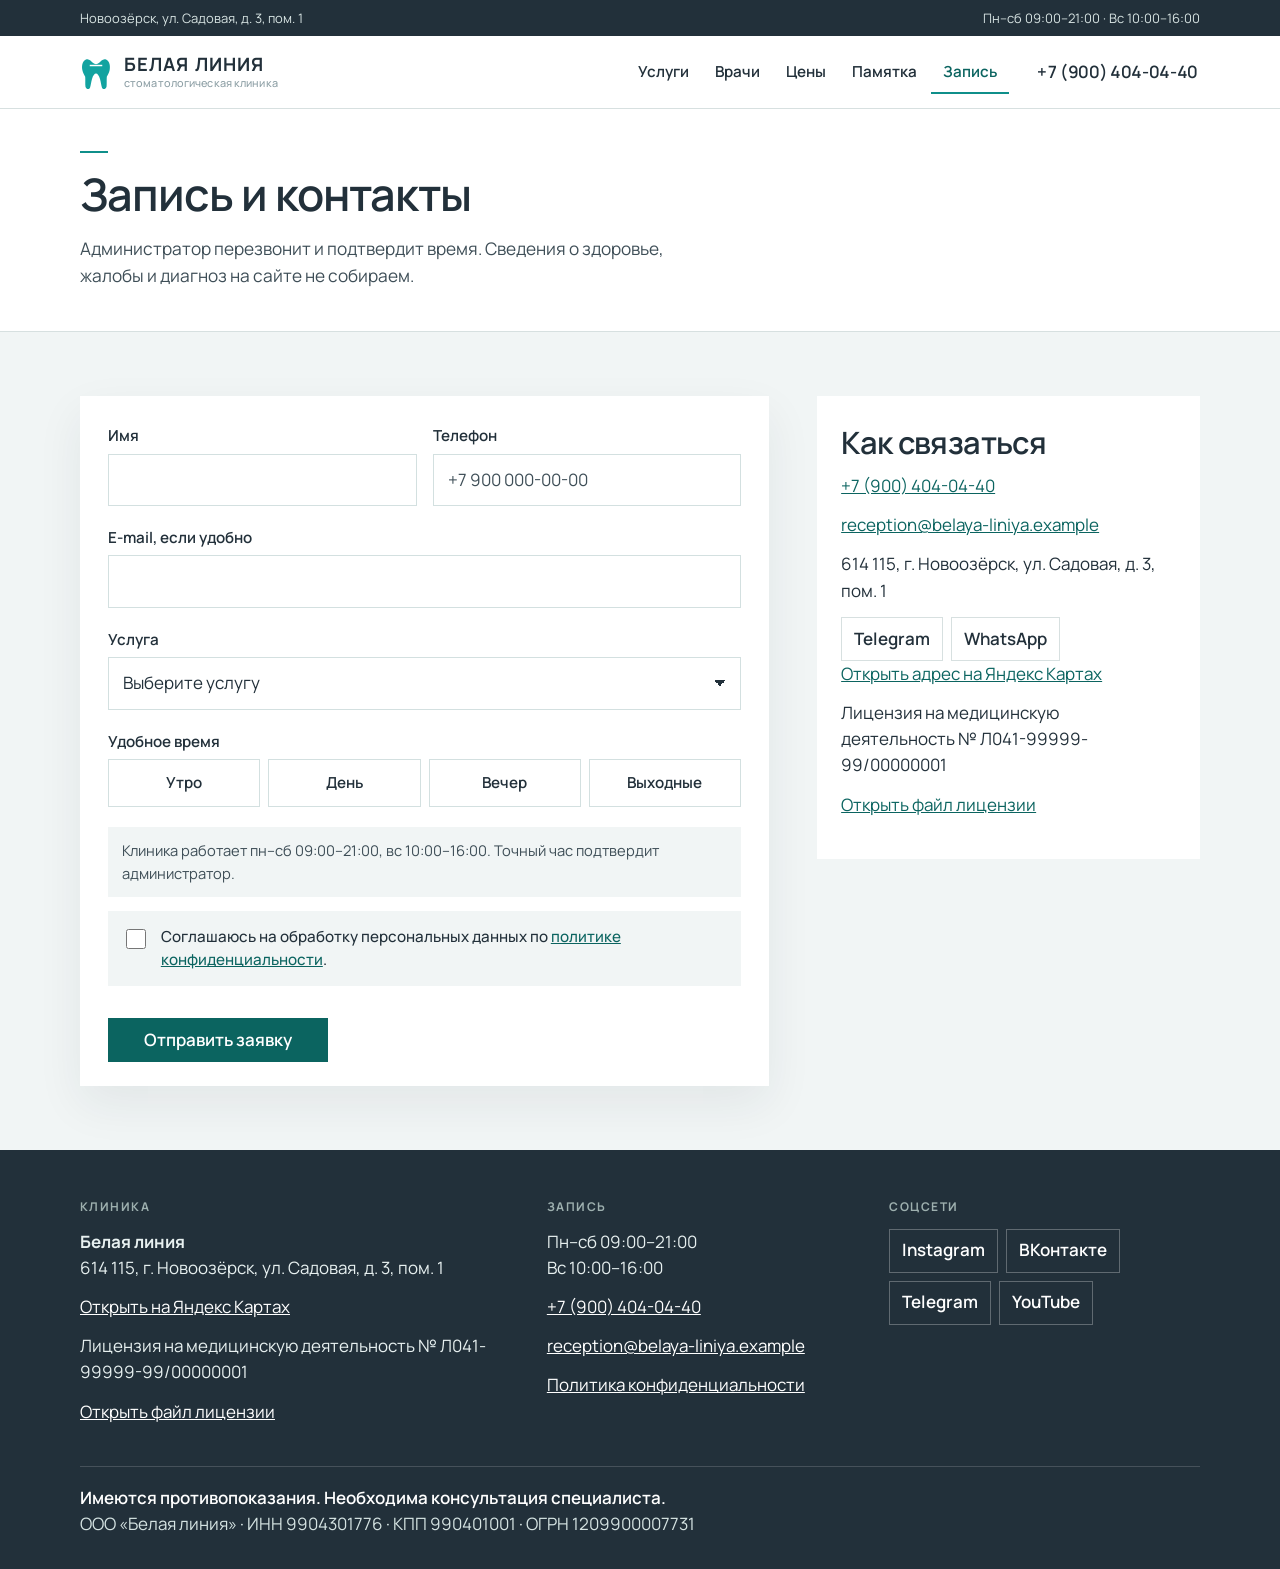
<file: contacts.html>
<!DOCTYPE html>
<html lang="ru">
<head>
  <meta charset="utf-8">
  <meta name="viewport" content="width=device-width, initial-scale=1">
  <title>Запись на приём — Белая линия</title>
  <meta name="description" content="Запись на приём в клинику «Белая линия»: форма, телефон +7 (900) 404-04-40, Садовая, 3.">
  <meta name="robots" content="index, follow">
  <meta name="theme-color" content="#22303A">
  <link rel="canonical" href="https://white-line-sooty.vercel.app/contacts.html">
  <meta property="og:type" content="website">
  <meta property="og:locale" content="ru_RU">
  <meta property="og:url" content="https://white-line-sooty.vercel.app/contacts.html">
  <meta property="og:title" content="Запись на приём — Белая линия">
  <meta property="og:description" content="Запись на приём в клинику «Белая линия»: форма, телефон +7 (900) 404-04-40, Садовая, 3.">
  <meta property="og:image" content="https://white-line-sooty.vercel.app/img/og.jpg">
  <meta property="og:image:width" content="1200">
  <meta property="og:image:height" content="630">
  <link rel="icon" href="img/favicon.svg" type="image/svg+xml">
  <link rel="preconnect" href="https://fonts.googleapis.com">
  <link rel="preconnect" href="https://fonts.gstatic.com" crossorigin>
  <link href="https://fonts.googleapis.com/css2?family=Manrope:wght@400;500;600;700&display=swap" rel="stylesheet">
  <link rel="stylesheet" href="css/styles.css?v=4">
  <script async src="https://www.googletagmanager.com/gtag/js?id=G-7BTPH14B6G"></script>
  <script>
    window.dataLayer = window.dataLayer || [];
    function gtag(){dataLayer.push(arguments);}
    gtag('js', new Date());
    gtag('config', 'G-7BTPH14B6G');
  </script>
  <script type="application/ld+json">
  {
    "@context": "https://schema.org",
    "@type": "Dentist",
    "name": "Белая линия",
    "url": "https://white-line-sooty.vercel.app/",
    "telephone": "+79004040440",
    "email": "reception@belaya-liniya.example",
    "address": {
      "@type": "PostalAddress",
      "postalCode": "614115",
      "addressLocality": "Новоозёрск",
      "streetAddress": "ул. Садовая, д. 3, пом. 1",
      "addressCountry": "RU"
    }
  }
  </script>
</head>
<body>
  <a class="skip-link" href="#content">К содержанию</a>
  
    <div class="header-wrap">
      <div class="topbar">
        <div class="wrap topbar__inner">
          <span>Новоозёрск, ул.&nbsp;Садовая, д.&nbsp;3, пом.&nbsp;1</span>
          <span>Пн–сб 09:00–21:00 · Вс 10:00–16:00</span>
        </div>
      </div>
      <header class="header">
        <a class="logo" href="index.html">
          <svg class="logo__tooth" viewBox="0 0 48 60" aria-hidden="true">
            <path fill="#12A3A0" d="M10 11C5 12 2 19 3.5 27 4.5 32 6.7 35 7.8 37.2 8.2 42 7.6 48 8.2 52 9.4 56.2 13.8 56.4 15 53.6 16 50.5 16.8 45 18 40.5 19.6 35.4 21.8 32.4 24 32.4 26.2 32.4 28.4 35.4 30 40.5 31.2 45 32 50.5 33 53.6 34.2 56.4 38.6 56.2 39.8 52 40.4 48 39.8 42 40.2 37.2 41.3 35 43.5 32 44.5 27 46 19 43 12 38 11 34 10.2 31 14.2 28.8 16.2 27.2 17.6 25.6 18.2 24 18.2 22.4 18.2 20.8 17.6 19.2 16.2 17 14.2 14 10.2 10 11z"/>
            <rect fill="#fff" x="14.6" y="19.2" width="18.8" height="2.15"/>
          </svg>
          <span>
            <span class="logo__name">Белая линия</span>
            <span class="logo__sub">стоматологическая клиника</span>
          </span>
        </a>
        <input class="nav-check" id="nav-toggle" type="checkbox">
        <nav class="nav" id="site-nav" aria-label="Основное меню"><a href="services.html">Услуги</a><a href="doctors.html">Врачи</a><a href="prices.html">Цены</a><a href="checkup.html">Памятка</a><a href="contacts.html" aria-current="page">Запись</a></nav>
        <a class="phone-link" href="tel:+79004040440" data-event="contact_click" data-contact-type="phone">
          <span class="phone-link__full">+7 (900) 404-04-40</span>
          <span class="phone-link__short">Позвонить</span>
        </a>
        <label class="nav-toggle" for="nav-toggle">Меню</label>
      </header>
    </div>
  <main id="content">
    
    <section class="page-hero">
      <div class="wrap">
        <div class="rule" aria-hidden="true"></div>
        <h1>Запись и контакты</h1>
        <p class="lead">Администратор перезвонит и подтвердит время. Сведения о здоровье, жалобы и диагноз на сайте не собираем.</p>
      </div>
    </section>
    <section class="section band">
      <div class="wrap contact-grid">
        <form id="lead-form" novalidate>
          <div id="form-alert" class="form-alert" role="alert" hidden></div>
          <input type="hidden" name="request_id">
          <div class="form-grid">
            <div class="field" data-field="name">
              <label for="name">Имя</label>
              <input id="name" name="name" type="text" autocomplete="name" maxlength="60" aria-describedby="name-error" required>
              <p class="field-error" id="name-error"></p>
            </div>
            <div class="field" data-field="phone">
              <label for="phone">Телефон</label>
              <input id="phone" name="phone" type="tel" inputmode="tel" autocomplete="tel" placeholder="+7 900 000-00-00" aria-describedby="phone-error" required>
              <p class="field-error" id="phone-error"></p>
            </div>
            <div class="field field--wide" data-field="email">
              <label for="email">E-mail, если удобно</label>
              <input id="email" name="email" type="email" autocomplete="email" aria-describedby="email-error">
              <p class="field-error" id="email-error"></p>
            </div>
            <div class="field field--wide" data-field="service">
              <label for="service">Услуга</label>
              <select id="service" name="service" aria-describedby="service-error" required><option value="">Выберите услугу</option><option value="consult">Консультация — 900 ₽</option><option value="hygiene">Профессиональная гигиена — акция 3 900 ₽</option><option value="treatment">Лечение кариеса — от 5 200 ₽</option><option value="implant">Имплантация под ключ — от 48 000 ₽</option><option value="braces">Брекеты — от 65 000 ₽</option><option value="kids">Детский приём — 1 200 ₽</option></select>
              <p class="field-error" id="service-error"></p>
            </div>
            <div class="field field--wide" data-field="preferred_time">
              <span class="field-label" id="time-label">Удобное время</span>
              <div class="choice-row" role="radiogroup" aria-labelledby="time-label" aria-describedby="time-error">
                <label class="choice"><input type="radio" name="preferred_time" value="morning"><span>Утро</span></label>
                <label class="choice"><input type="radio" name="preferred_time" value="day"><span>День</span></label>
                <label class="choice"><input type="radio" name="preferred_time" value="evening"><span>Вечер</span></label>
                <label class="choice"><input type="radio" name="preferred_time" value="weekend"><span>Выходные</span></label>
              </div>
              <p class="field-error" id="time-error"></p>
            </div>
            <p class="form-note field--wide">Клиника работает пн–сб 09:00–21:00, вс 10:00–16:00. Точный час подтвердит администратор.</p>
            <div class="field field--wide" data-field="consent">
              <label class="consent">
                <input type="checkbox" name="consent" value="yes" aria-describedby="consent-error">
                <span>Соглашаюсь на обработку персональных данных по <a href="privacy.html">политике конфиденциальности</a>.</span>
              </label>
              <p class="field-error" id="consent-error"></p>
            </div>
          </div>
          <button class="btn" type="submit" data-event="cta_click" data-button-name="contacts_submit" data-page-section="contacts">Отправить заявку</button>
        </form>
        <div class="info-card">
          <h2>Как связаться</h2>
          <p><a href="tel:+79004040440" data-event="contact_click" data-contact-type="phone">+7 (900) 404-04-40</a></p>
          <p><a href="mailto:reception@belaya-liniya.example" data-event="contact_click" data-contact-type="email">reception@belaya-liniya.example</a></p>
          <p>614 115, г. Новоозёрск, ул. Садовая, д. 3, пом. 1</p>
          <div class="messenger-row socials">
            <a href="https://t.me/belaya_liniya_dent" target="_blank" rel="noopener noreferrer" data-event="messenger_click" data-messenger="telegram">Telegram</a>
            <a href="https://wa.me/79004040440" target="_blank" rel="noopener noreferrer" data-event="messenger_click" data-messenger="whatsapp">WhatsApp</a>
          </div>
          <p><a href="https://yandex.ru/maps/?text=%D0%9D%D0%BE%D0%B2%D0%BE%D0%BE%D0%B7%D1%91%D1%80%D1%81%D0%BA%2C%20%D1%83%D0%BB%D0%B8%D1%86%D0%B0%20%D0%A1%D0%B0%D0%B4%D0%BE%D0%B2%D0%B0%D1%8F%2C%203" target="_blank" rel="noopener noreferrer" data-event="map_open" data-map-service="yandex">Открыть адрес на Яндекс Картах</a></p>
          <p>Лицензия на медицинскую деятельность № Л041-99999-99/00000001</p>
          <p><a href="files/license.pdf" data-event="license_open" data-page-section="contacts">Открыть файл лицензии</a></p>
        </div>
      </div>
    </section>
  </main>
  
    <footer class="footer">
      <div class="wrap footer-grid">
        <div>
          <p class="footer-label">Клиника</p>
          <strong>Белая линия</strong>
          <p>614 115, г. Новоозёрск, ул. Садовая, д. 3, пом. 1</p>
          <p><a href="https://yandex.ru/maps/?text=%D0%9D%D0%BE%D0%B2%D0%BE%D0%BE%D0%B7%D1%91%D1%80%D1%81%D0%BA%2C%20%D1%83%D0%BB%D0%B8%D1%86%D0%B0%20%D0%A1%D0%B0%D0%B4%D0%BE%D0%B2%D0%B0%D1%8F%2C%203" target="_blank" rel="noopener noreferrer" data-event="map_open" data-map-service="yandex">Открыть на Яндекс Картах</a></p>
          <p>Лицензия на медицинскую деятельность № Л041-99999-99/00000001</p>
          <p><a href="files/license.pdf" data-event="license_open" data-page-section="footer">Открыть файл лицензии</a></p>
        </div>
        <div>
          <p class="footer-label">Запись</p>
          <p>Пн–сб 09:00–21:00<br>Вс 10:00–16:00</p>
          <p><a href="tel:+79004040440" data-event="contact_click" data-contact-type="phone">+7 (900) 404-04-40</a></p>
          <p><a href="mailto:reception@belaya-liniya.example" data-event="contact_click" data-contact-type="email">reception@belaya-liniya.example</a></p>
          <p><a href="privacy.html">Политика конфиденциальности</a></p>
        </div>
        <div>
          <p class="footer-label">Соцсети</p>
          <div class="socials"><a href="https://www.instagram.com/belaya_liniya_dent/" target="_blank" rel="noopener noreferrer" data-event="social_click" data-network="instagram" data-page-section="footer">Instagram</a><a href="https://vk.com/belaya_liniya_dent" target="_blank" rel="noopener noreferrer" data-event="social_click" data-network="vk" data-page-section="footer">ВКонтакте</a><a href="https://t.me/belaya_liniya_dent" target="_blank" rel="noopener noreferrer" data-event="social_click" data-network="telegram" data-page-section="footer">Telegram</a><a href="https://www.youtube.com/@belaya_liniya_dent" target="_blank" rel="noopener noreferrer" data-event="social_click" data-network="youtube" data-page-section="footer">YouTube</a></div>
        </div>
      </div>
      <div class="wrap">
        <p class="warning">Имеются противопоказания. Необходима консультация специалиста.</p>
        <p class="legal">ООО «Белая линия» · ИНН 9904301776 · КПП 990401001 · ОГРН 1209900007731</p>
      </div>
    </footer>
  <script src="js/config.js" defer></script>
  <script src="js/utm.js" defer></script>
  <script src="js/analytics.js" defer></script>
  <script src="js/main.js?v=2" defer></script>
  <script src="js/form.js?v=2" defer></script>
</body>
</html>
</file>
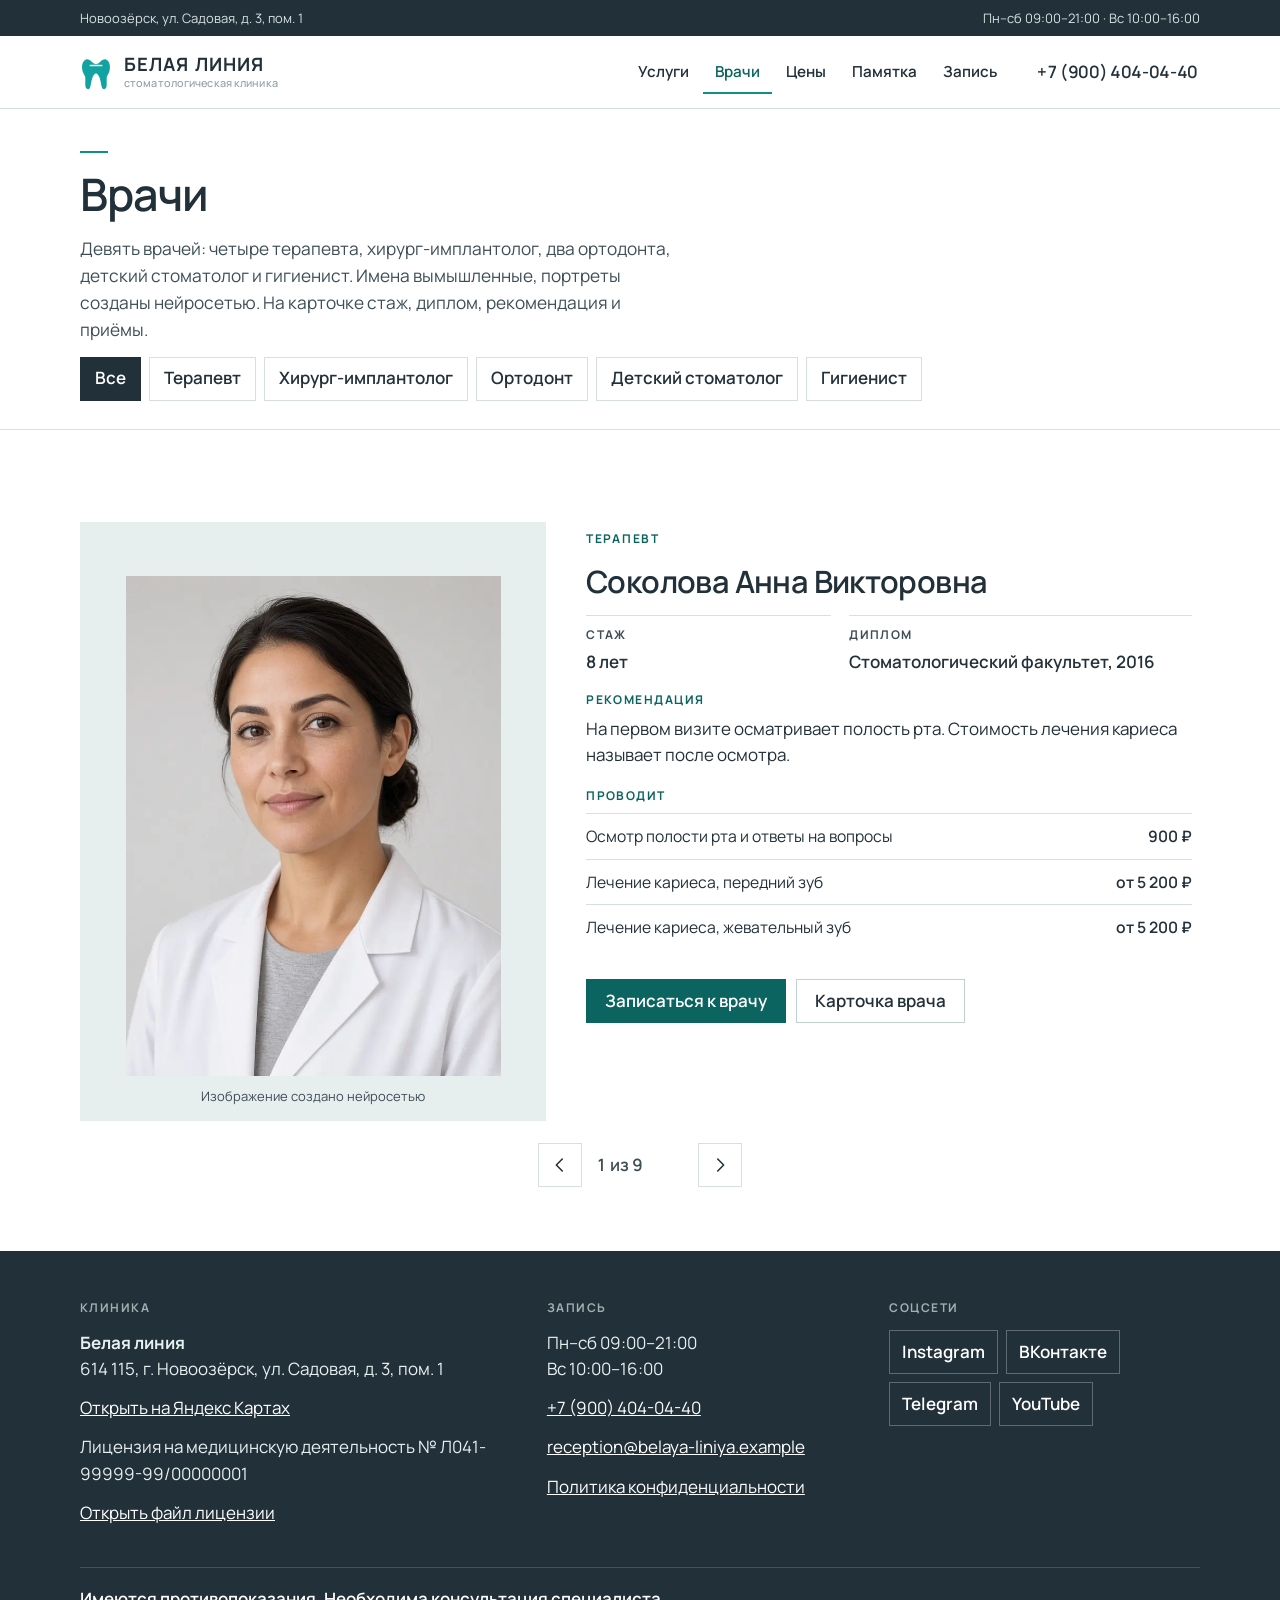
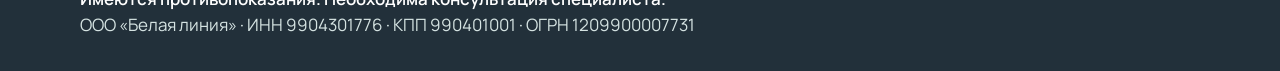
<file: doctors.html>
<!DOCTYPE html>
<html lang="ru">
<head>
  <meta charset="utf-8">
  <meta name="viewport" content="width=device-width, initial-scale=1">
  <title>Врачи — Белая линия</title>
  <meta name="description" content="Врачи клиники «Белая линия»: терапевты, хирург-имплантолог, ортодонты, детский стоматолог и гигиенист.">
  <meta name="robots" content="index, follow">
  <meta name="theme-color" content="#22303A">
  <link rel="canonical" href="https://white-line-sooty.vercel.app/doctors.html">
  <meta property="og:type" content="website">
  <meta property="og:locale" content="ru_RU">
  <meta property="og:url" content="https://white-line-sooty.vercel.app/doctors.html">
  <meta property="og:title" content="Врачи — Белая линия">
  <meta property="og:description" content="Врачи клиники «Белая линия»: терапевты, хирург-имплантолог, ортодонты, детский стоматолог и гигиенист.">
  <meta property="og:image" content="https://white-line-sooty.vercel.app/img/og.jpg">
  <meta property="og:image:width" content="1200">
  <meta property="og:image:height" content="630">
  <link rel="icon" href="img/favicon.svg" type="image/svg+xml">
  <link rel="preconnect" href="https://fonts.googleapis.com">
  <link rel="preconnect" href="https://fonts.gstatic.com" crossorigin>
  <link href="https://fonts.googleapis.com/css2?family=Manrope:wght@400;500;600;700&display=swap" rel="stylesheet">
  <link rel="stylesheet" href="css/styles.css?v=4">
  <script async src="https://www.googletagmanager.com/gtag/js?id=G-7BTPH14B6G"></script>
  <script>
    window.dataLayer = window.dataLayer || [];
    function gtag(){dataLayer.push(arguments);}
    gtag('js', new Date());
    gtag('config', 'G-7BTPH14B6G');
  </script>
  <script type="application/ld+json">
  {
    "@context": "https://schema.org",
    "@type": "Dentist",
    "name": "Белая линия",
    "url": "https://white-line-sooty.vercel.app/",
    "telephone": "+79004040440",
    "email": "reception@belaya-liniya.example",
    "address": {
      "@type": "PostalAddress",
      "postalCode": "614115",
      "addressLocality": "Новоозёрск",
      "streetAddress": "ул. Садовая, д. 3, пом. 1",
      "addressCountry": "RU"
    }
  }
  </script>
</head>
<body>
  <a class="skip-link" href="#content">К содержанию</a>
  
    <div class="header-wrap">
      <div class="topbar">
        <div class="wrap topbar__inner">
          <span>Новоозёрск, ул.&nbsp;Садовая, д.&nbsp;3, пом.&nbsp;1</span>
          <span>Пн–сб 09:00–21:00 · Вс 10:00–16:00</span>
        </div>
      </div>
      <header class="header">
        <a class="logo" href="index.html">
          <svg class="logo__tooth" viewBox="0 0 48 60" aria-hidden="true">
            <path fill="#12A3A0" d="M10 11C5 12 2 19 3.5 27 4.5 32 6.7 35 7.8 37.2 8.2 42 7.6 48 8.2 52 9.4 56.2 13.8 56.4 15 53.6 16 50.5 16.8 45 18 40.5 19.6 35.4 21.8 32.4 24 32.4 26.2 32.4 28.4 35.4 30 40.5 31.2 45 32 50.5 33 53.6 34.2 56.4 38.6 56.2 39.8 52 40.4 48 39.8 42 40.2 37.2 41.3 35 43.5 32 44.5 27 46 19 43 12 38 11 34 10.2 31 14.2 28.8 16.2 27.2 17.6 25.6 18.2 24 18.2 22.4 18.2 20.8 17.6 19.2 16.2 17 14.2 14 10.2 10 11z"/>
            <rect fill="#fff" x="14.6" y="19.2" width="18.8" height="2.15"/>
          </svg>
          <span>
            <span class="logo__name">Белая линия</span>
            <span class="logo__sub">стоматологическая клиника</span>
          </span>
        </a>
        <input class="nav-check" id="nav-toggle" type="checkbox">
        <nav class="nav" id="site-nav" aria-label="Основное меню"><a href="services.html">Услуги</a><a href="doctors.html" aria-current="page">Врачи</a><a href="prices.html">Цены</a><a href="checkup.html">Памятка</a><a href="contacts.html">Запись</a></nav>
        <a class="phone-link" href="tel:+79004040440" data-event="contact_click" data-contact-type="phone">
          <span class="phone-link__full">+7 (900) 404-04-40</span>
          <span class="phone-link__short">Позвонить</span>
        </a>
        <label class="nav-toggle" for="nav-toggle">Меню</label>
      </header>
    </div>
  <main id="content">
    
    <section class="page-hero">
      <div class="wrap">
        <div class="rule" aria-hidden="true"></div>
        <h1>Врачи</h1>
        <p class="lead">Девять врачей: четыре терапевта, хирург-имплантолог, два ортодонта, детский стоматолог и гигиенист. Имена вымышленные, портреты созданы нейросетью. На карточке стаж, диплом, рекомендация и приёмы.</p>
        <div class="filters" role="group" aria-label="Фильтр по специальности"><button type="button" data-event="doctor_filter" data-specialty="все" aria-pressed="true">Все</button><button type="button" data-event="doctor_filter" data-specialty="терапевт" aria-pressed="false">Терапевт</button><button type="button" data-event="doctor_filter" data-specialty="хирург-имплантолог" aria-pressed="false">Хирург-имплантолог</button><button type="button" data-event="doctor_filter" data-specialty="ортодонт" aria-pressed="false">Ортодонт</button><button type="button" data-event="doctor_filter" data-specialty="детский стоматолог" aria-pressed="false">Детский стоматолог</button><button type="button" data-event="doctor_filter" data-specialty="гигиенист" aria-pressed="false">Гигиенист</button></div>
      </div>
    </section>
    <section class="section">
      <div class="wrap">
        <div class="stage" data-stage tabindex="0" aria-roledescription="карусель" aria-label="Врачи">
      <div class="stage__viewport">
        <div class="stage__track"><article class="stage__slide" id="doc-sokolova" data-specialty="терапевт">
              <figure class="stage__photo">
                <img src="img/doctors/sokolova.webp" width="720" height="960" alt="Соколова Анна Викторовна, Терапевт. Изображение создано нейросетью." loading="lazy">
                <figcaption>Изображение создано нейросетью</figcaption>
              </figure>
              <div class="stage__card">
                <p class="kicker">Терапевт</p>
                <h3>Соколова Анна Викторовна</h3>
                <dl class="stage__facts">
                  <div><dt>Стаж</dt><dd>8 лет</dd></div>
                  <div><dt>Диплом</dt><dd>Стоматологический факультет, 2016</dd></div>
                </dl>
                <p class="stage__advice"><span>Рекомендация</span>На первом визите осматривает полость рта. Стоимость лечения кариеса называет после осмотра.</p>
                <h4>Проводит</h4>
                <ul class="ops"><li><span>Осмотр полости рта и ответы на вопросы</span><span>900 ₽</span></li><li><span>Лечение кариеса, передний зуб</span><span>от 5 200 ₽</span></li><li><span>Лечение кариеса, жевательный зуб</span><span>от 5 200 ₽</span></li></ul>
                <div class="actions">
                  <a class="btn" href="contacts.html?service=consult" data-event="cta_click" data-button-name="doctor_sokolova" data-page-section="doctors">Записаться к врачу</a>
                  <a class="btn btn--ghost" href="doctors.html#doc-sokolova" data-event="doctor_view" data-doctor-id="sokolova" data-specialty="терапевт">Карточка врача</a>
                </div>
              </div>
            </article><article class="stage__slide" id="doc-morozov" data-specialty="терапевт">
              <figure class="stage__photo">
                <img src="img/doctors/morozov.webp" width="720" height="960" alt="Морозов Илья Петрович, Терапевт. Изображение создано нейросетью." loading="lazy">
                <figcaption>Изображение создано нейросетью</figcaption>
              </figure>
              <div class="stage__card">
                <p class="kicker">Терапевт</p>
                <h3>Морозов Илья Петрович</h3>
                <dl class="stage__facts">
                  <div><dt>Стаж</dt><dd>11 лет</dd></div>
                  <div><dt>Диплом</dt><dd>Стоматологический факультет, 2013</dd></div>
                </dl>
                <p class="stage__advice"><span>Рекомендация</span>Ведёт приём терапевта и повторные обращения. Точную сумму лечения называет после осмотра.</p>
                <h4>Проводит</h4>
                <ul class="ops"><li><span>Приём врача-терапевта</span><span>900 ₽</span></li><li><span>Лечение одного зуба</span><span>от 5 200 ₽</span></li><li><span>Повторное обращение по кариесу</span><span>от 5 200 ₽</span></li></ul>
                <div class="actions">
                  <a class="btn" href="contacts.html?service=consult" data-event="cta_click" data-button-name="doctor_morozov" data-page-section="doctors">Записаться к врачу</a>
                  <a class="btn btn--ghost" href="doctors.html#doc-morozov" data-event="doctor_view" data-doctor-id="morozov" data-specialty="терапевт">Карточка врача</a>
                </div>
              </div>
            </article><article class="stage__slide" id="doc-kuznetsova" data-specialty="терапевт">
              <figure class="stage__photo">
                <img src="img/doctors/kuznetsova.webp" width="720" height="960" alt="Кузнецова Мария Сергеевна, Терапевт. Изображение создано нейросетью." loading="lazy">
                <figcaption>Изображение создано нейросетью</figcaption>
              </figure>
              <div class="stage__card">
                <p class="kicker">Терапевт</p>
                <h3>Кузнецова Мария Сергеевна</h3>
                <dl class="stage__facts">
                  <div><dt>Стаж</dt><dd>6 лет</dd></div>
                  <div><dt>Диплом</dt><dd>Стоматологический факультет, 2018</dd></div>
                </dl>
                <p class="stage__advice"><span>Рекомендация</span>Отдельный визит перед лечением кариеса — это осмотр. Дальше обсуждают уже сам зуб.</p>
                <h4>Проводит</h4>
                <ul class="ops"><li><span>Отдельный визит перед лечением кариеса</span><span>900 ₽</span></li><li><span>Лечение кариеса, передний зуб</span><span>от 5 200 ₽</span></li><li><span>Повторный визит</span><span>900 ₽</span></li></ul>
                <div class="actions">
                  <a class="btn" href="contacts.html?service=consult" data-event="cta_click" data-button-name="doctor_kuznetsova" data-page-section="doctors">Записаться к врачу</a>
                  <a class="btn btn--ghost" href="doctors.html#doc-kuznetsova" data-event="doctor_view" data-doctor-id="kuznetsova" data-specialty="терапевт">Карточка врача</a>
                </div>
              </div>
            </article><article class="stage__slide" id="doc-volkov" data-specialty="терапевт">
              <figure class="stage__photo">
                <img src="img/doctors/volkov.webp" width="720" height="960" alt="Волков Артём Николаевич, Терапевт. Изображение создано нейросетью." loading="lazy">
                <figcaption>Изображение создано нейросетью</figcaption>
              </figure>
              <div class="stage__card">
                <p class="kicker">Терапевт</p>
                <h3>Волков Артём Николаевич</h3>
                <dl class="stage__facts">
                  <div><dt>Стаж</dt><dd>14 лет</dd></div>
                  <div><dt>Диплом</dt><dd>Стоматологический факультет, 2010</dd></div>
                </dl>
                <p class="stage__advice"><span>Рекомендация</span>Начинает с осмотра и ответов на вопросы. Лечение кариеса назначает только после этого.</p>
                <h4>Проводит</h4>
                <ul class="ops"><li><span>Осмотр и ответы на вопросы</span><span>900 ₽</span></li><li><span>Лечение кариеса, жевательный зуб</span><span>от 5 200 ₽</span></li><li><span>Повторное обращение по кариесу</span><span>от 5 200 ₽</span></li></ul>
                <div class="actions">
                  <a class="btn" href="contacts.html?service=consult" data-event="cta_click" data-button-name="doctor_volkov" data-page-section="doctors">Записаться к врачу</a>
                  <a class="btn btn--ghost" href="doctors.html#doc-volkov" data-event="doctor_view" data-doctor-id="volkov" data-specialty="терапевт">Карточка врача</a>
                </div>
              </div>
            </article><article class="stage__slide" id="doc-lebedev" data-specialty="хирург-имплантолог">
              <figure class="stage__photo">
                <img src="img/doctors/lebedev.webp" width="720" height="960" alt="Лебедев Кирилл Андреевич, Хирург-имплантолог. Изображение создано нейросетью." loading="lazy">
                <figcaption>Изображение создано нейросетью</figcaption>
              </figure>
              <div class="stage__card">
                <p class="kicker">Хирург-имплантолог</p>
                <h3>Лебедев Кирилл Андреевич</h3>
                <dl class="stage__facts">
                  <div><dt>Стаж</dt><dd>12 лет</dd></div>
                  <div><dt>Диплом</dt><dd>Стоматологический факультет, 2012</dd></div>
                </dl>
                <p class="stage__advice"><span>Рекомендация</span>Сначала консультация. Число визитов по имплантации называет после неё.</p>
                <h4>Проводит</h4>
                <ul class="ops"><li><span>Консультация до имплантации</span><span>900 ₽</span></li><li><span>Имплантация под ключ</span><span>от 48 000 ₽</span></li><li><span>Хирургический этап</span><span>входит в стоимость от 48 000 ₽</span></li><li><span>Ортопедический этап</span><span>входит в стоимость от 48 000 ₽</span></li><li><span>Наблюдение после имплантации</span><span>входит в стоимость от 48 000 ₽</span></li></ul>
                <div class="actions">
                  <a class="btn" href="contacts.html?service=implant" data-event="cta_click" data-button-name="doctor_lebedev" data-page-section="doctors">Записаться к врачу</a>
                  <a class="btn btn--ghost" href="doctors.html#doc-lebedev" data-event="doctor_view" data-doctor-id="lebedev" data-specialty="хирург-имплантолог">Карточка врача</a>
                </div>
              </div>
            </article><article class="stage__slide" id="doc-orlova" data-specialty="ортодонт">
              <figure class="stage__photo">
                <img src="img/doctors/orlova.webp" width="720" height="960" alt="Орлова Дарья Игоревна, Ортодонт. Изображение создано нейросетью." loading="lazy">
                <figcaption>Изображение создано нейросетью</figcaption>
              </figure>
              <div class="stage__card">
                <p class="kicker">Ортодонт</p>
                <h3>Орлова Дарья Игоревна</h3>
                <dl class="stage__facts">
                  <div><dt>Стаж</dt><dd>9 лет</dd></div>
                  <div><dt>Диплом</dt><dd>Стоматологический факультет, 2015</dd></div>
                </dl>
                <p class="stage__advice"><span>Рекомендация</span>Срок наблюдения на брекетах называет на консультации. Повторные визиты входят в услугу.</p>
                <h4>Проводит</h4>
                <ul class="ops"><li><span>Приём ортодонта</span><span>900 ₽</span></li><li><span>Брекеты</span><span>от 65 000 ₽</span></li><li><span>Наблюдение ортодонта</span><span>входит в стоимость от 65 000 ₽</span></li><li><span>Повторные визиты</span><span>входит в стоимость от 65 000 ₽</span></li></ul>
                <div class="actions">
                  <a class="btn" href="contacts.html?service=braces" data-event="cta_click" data-button-name="doctor_orlova" data-page-section="doctors">Записаться к врачу</a>
                  <a class="btn btn--ghost" href="doctors.html#doc-orlova" data-event="doctor_view" data-doctor-id="orlova" data-specialty="ортодонт">Карточка врача</a>
                </div>
              </div>
            </article><article class="stage__slide" id="doc-belov" data-specialty="ортодонт">
              <figure class="stage__photo">
                <img src="img/doctors/belov.webp" width="720" height="960" alt="Белов Павел Дмитриевич, Ортодонт. Изображение создано нейросетью." loading="lazy">
                <figcaption>Изображение создано нейросетью</figcaption>
              </figure>
              <div class="stage__card">
                <p class="kicker">Ортодонт</p>
                <h3>Белов Павел Дмитриевич</h3>
                <dl class="stage__facts">
                  <div><dt>Стаж</dt><dd>7 лет</dd></div>
                  <div><dt>Диплом</dt><dd>Стоматологический факультет, 2017</dd></div>
                </dl>
                <p class="stage__advice"><span>Рекомендация</span>Перед брекетами проводит отдельный визит. Срок наблюдения называет на консультации.</p>
                <h4>Проводит</h4>
                <ul class="ops"><li><span>Отдельный визит перед брекетами</span><span>900 ₽</span></li><li><span>Запись к ортодонту</span><span>от 65 000 ₽</span></li><li><span>Наблюдение ортодонта</span><span>входит в стоимость от 65 000 ₽</span></li></ul>
                <div class="actions">
                  <a class="btn" href="contacts.html?service=braces" data-event="cta_click" data-button-name="doctor_belov" data-page-section="doctors">Записаться к врачу</a>
                  <a class="btn btn--ghost" href="doctors.html#doc-belov" data-event="doctor_view" data-doctor-id="belov" data-specialty="ортодонт">Карточка врача</a>
                </div>
              </div>
            </article><article class="stage__slide" id="doc-novikova" data-specialty="детский стоматолог">
              <figure class="stage__photo">
                <img src="img/doctors/novikova.webp" width="720" height="960" alt="Новикова Елена Олеговна, Детский стоматолог. Изображение создано нейросетью." loading="lazy">
                <figcaption>Изображение создано нейросетью</figcaption>
              </figure>
              <div class="stage__card">
                <p class="kicker">Детский стоматолог</p>
                <h3>Новикова Елена Олеговна</h3>
                <dl class="stage__facts">
                  <div><dt>Стаж</dt><dd>10 лет</dd></div>
                  <div><dt>Диплом</dt><dd>Стоматологический факультет, 2014</dd></div>
                </dl>
                <p class="stage__advice"><span>Рекомендация</span>Принимает детей 3–14 лет. Родитель остаётся рядом, после осмотра врач объясняет, что увидел.</p>
                <h4>Проводит</h4>
                <ul class="ops"><li><span>Осмотр ребёнка 3–14 лет</span><span>1 200 ₽</span></li><li><span>Знакомство ребёнка с клиникой</span><span>1 200 ₽</span></li><li><span>Объяснение родителю после осмотра</span><span>входит в 1 200 ₽</span></li><li><span>Повторный детский приём</span><span>1 200 ₽</span></li></ul>
                <div class="actions">
                  <a class="btn" href="contacts.html?service=kids" data-event="cta_click" data-button-name="doctor_novikova" data-page-section="doctors">Записаться к врачу</a>
                  <a class="btn btn--ghost" href="doctors.html#doc-novikova" data-event="doctor_view" data-doctor-id="novikova" data-specialty="детский стоматолог">Карточка врача</a>
                </div>
              </div>
            </article><article class="stage__slide" id="doc-smirnova" data-specialty="гигиенист">
              <figure class="stage__photo">
                <img src="img/doctors/smirnova.webp" width="720" height="960" alt="Смирнова Ольга Андреевна, Гигиенист. Изображение создано нейросетью." loading="lazy">
                <figcaption>Изображение создано нейросетью</figcaption>
              </figure>
              <div class="stage__card">
                <p class="kicker">Гигиенист</p>
                <h3>Смирнова Ольга Андреевна</h3>
                <dl class="stage__facts">
                  <div><dt>Стаж</dt><dd>5 лет</dd></div>
                  <div><dt>Диплом</dt><dd>Стоматологический факультет, 2019</dd></div>
                </dl>
                <p class="stage__advice"><span>Рекомендация</span>Профессиональная гигиена занимает около 40 минут. С 1 ноября 2026 вместе с консультацией — 3 900 ₽.</p>
                <h4>Проводит</h4>
                <ul class="ops"><li><span>Профессиональная гигиена, около 40 минут</span><span>4 500 ₽</span></li><li><span>Гигиена и консультация с 1 ноября 2026</span><span>3 900 ₽</span></li><li><span>Повторная запись на гигиену</span><span>4 500 ₽</span></li></ul>
                <div class="actions">
                  <a class="btn" href="contacts.html?service=hygiene" data-event="cta_click" data-button-name="doctor_smirnova" data-page-section="doctors">Записаться к врачу</a>
                  <a class="btn btn--ghost" href="doctors.html#doc-smirnova" data-event="doctor_view" data-doctor-id="smirnova" data-specialty="гигиенист">Карточка врача</a>
                </div>
              </div>
            </article></div>
      </div>
      <div class="stage__nav">
        <button class="slider__arrow" type="button" data-stage-prev aria-label="Предыдущий врач"><svg viewBox="0 0 24 24" width="22" height="22" aria-hidden="true"><path d="M14.5 5.5 8 12l6.5 6.5" fill="none" stroke="currentColor" stroke-width="1.7" stroke-linecap="round" stroke-linejoin="round"/></svg></button>
        <p class="slider__count" data-stage-count aria-live="polite">1 из 9</p>
        <button class="slider__arrow" type="button" data-stage-next aria-label="Следующий врач"><svg viewBox="0 0 24 24" width="22" height="22" aria-hidden="true"><path d="M9.5 5.5 16 12l-6.5 6.5" fill="none" stroke="currentColor" stroke-width="1.7" stroke-linecap="round" stroke-linejoin="round"/></svg></button>
      </div>
    </div>
      </div>
    </section>
  </main>
  
    <footer class="footer">
      <div class="wrap footer-grid">
        <div>
          <p class="footer-label">Клиника</p>
          <strong>Белая линия</strong>
          <p>614 115, г. Новоозёрск, ул. Садовая, д. 3, пом. 1</p>
          <p><a href="https://yandex.ru/maps/?text=%D0%9D%D0%BE%D0%B2%D0%BE%D0%BE%D0%B7%D1%91%D1%80%D1%81%D0%BA%2C%20%D1%83%D0%BB%D0%B8%D1%86%D0%B0%20%D0%A1%D0%B0%D0%B4%D0%BE%D0%B2%D0%B0%D1%8F%2C%203" target="_blank" rel="noopener noreferrer" data-event="map_open" data-map-service="yandex">Открыть на Яндекс Картах</a></p>
          <p>Лицензия на медицинскую деятельность № Л041-99999-99/00000001</p>
          <p><a href="files/license.pdf" data-event="license_open" data-page-section="footer">Открыть файл лицензии</a></p>
        </div>
        <div>
          <p class="footer-label">Запись</p>
          <p>Пн–сб 09:00–21:00<br>Вс 10:00–16:00</p>
          <p><a href="tel:+79004040440" data-event="contact_click" data-contact-type="phone">+7 (900) 404-04-40</a></p>
          <p><a href="mailto:reception@belaya-liniya.example" data-event="contact_click" data-contact-type="email">reception@belaya-liniya.example</a></p>
          <p><a href="privacy.html">Политика конфиденциальности</a></p>
        </div>
        <div>
          <p class="footer-label">Соцсети</p>
          <div class="socials"><a href="https://www.instagram.com/belaya_liniya_dent/" target="_blank" rel="noopener noreferrer" data-event="social_click" data-network="instagram" data-page-section="footer">Instagram</a><a href="https://vk.com/belaya_liniya_dent" target="_blank" rel="noopener noreferrer" data-event="social_click" data-network="vk" data-page-section="footer">ВКонтакте</a><a href="https://t.me/belaya_liniya_dent" target="_blank" rel="noopener noreferrer" data-event="social_click" data-network="telegram" data-page-section="footer">Telegram</a><a href="https://www.youtube.com/@belaya_liniya_dent" target="_blank" rel="noopener noreferrer" data-event="social_click" data-network="youtube" data-page-section="footer">YouTube</a></div>
        </div>
      </div>
      <div class="wrap">
        <p class="warning">Имеются противопоказания. Необходима консультация специалиста.</p>
        <p class="legal">ООО «Белая линия» · ИНН 9904301776 · КПП 990401001 · ОГРН 1209900007731</p>
      </div>
    </footer>
  <script src="js/config.js" defer></script>
  <script src="js/utm.js" defer></script>
  <script src="js/analytics.js" defer></script>
  <script src="js/main.js?v=2" defer></script>
  <script src="js/form.js?v=2" defer></script>
</body>
</html>
</file>
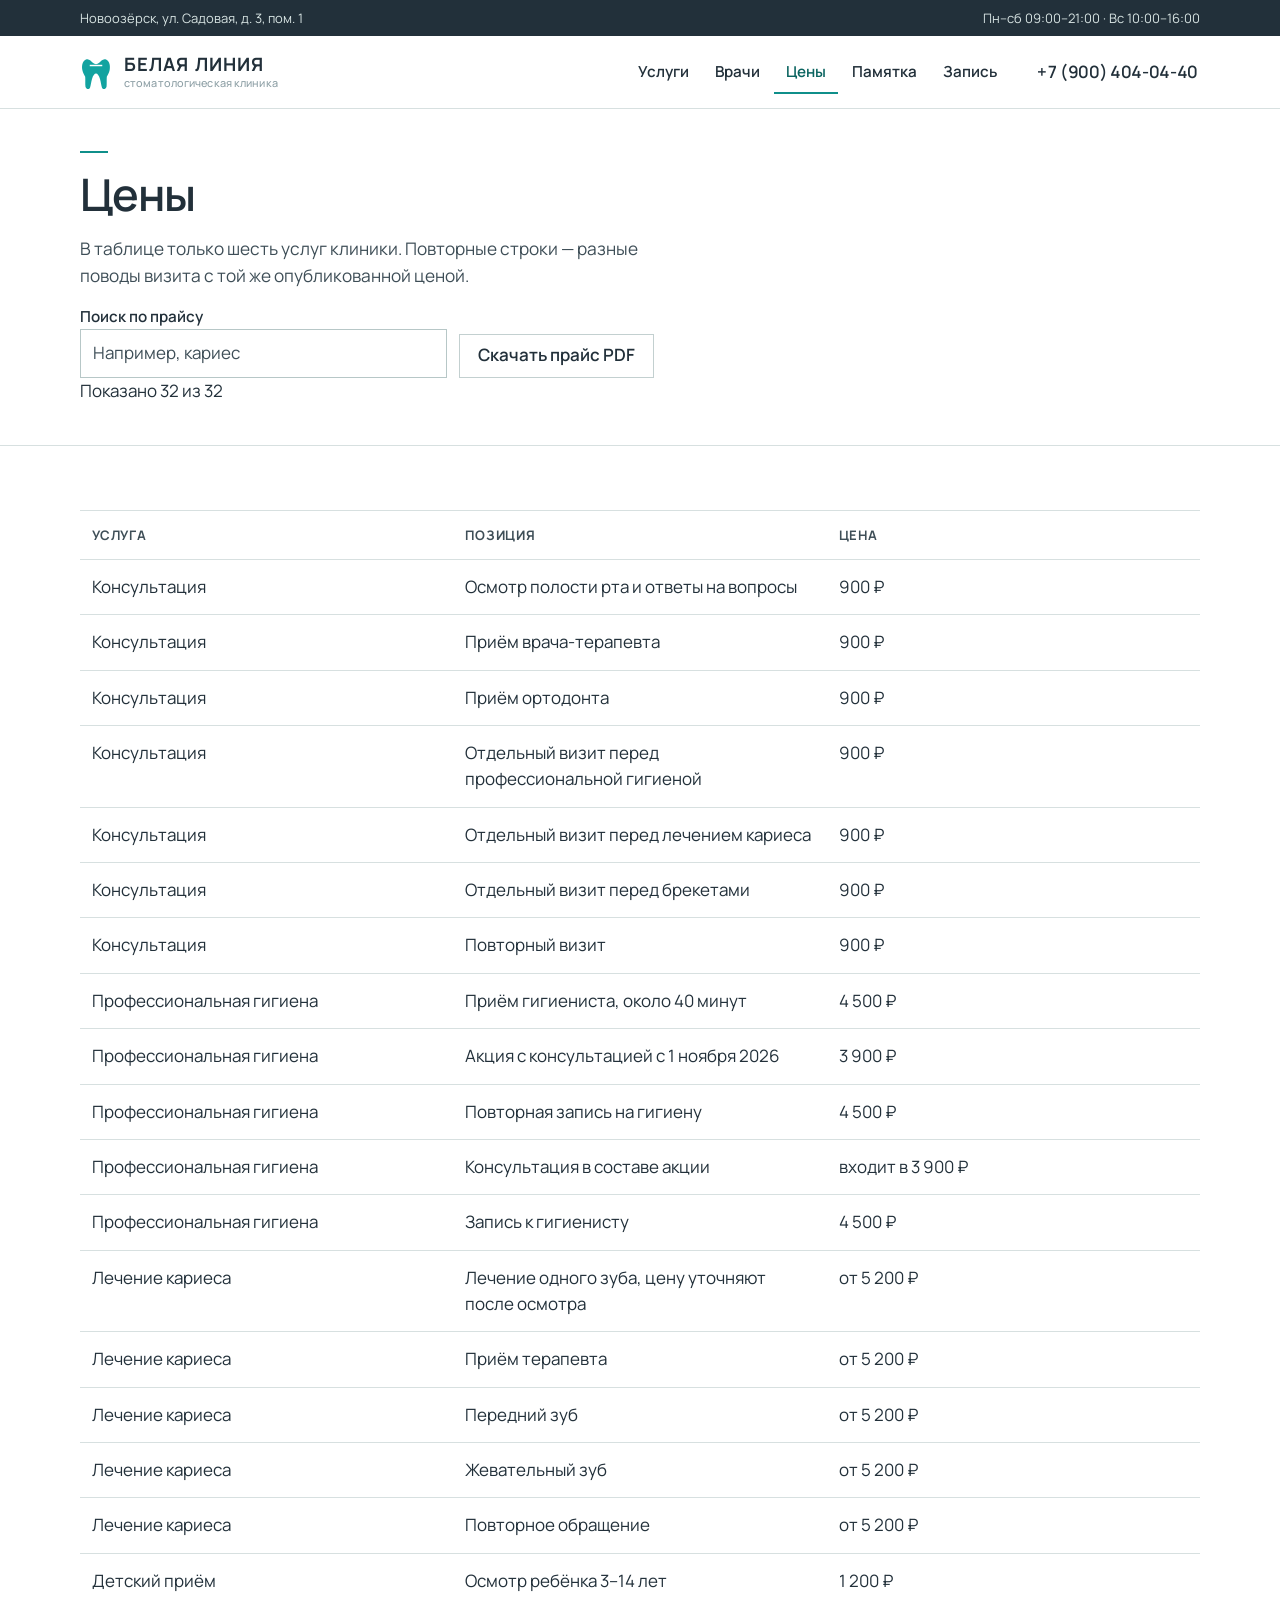
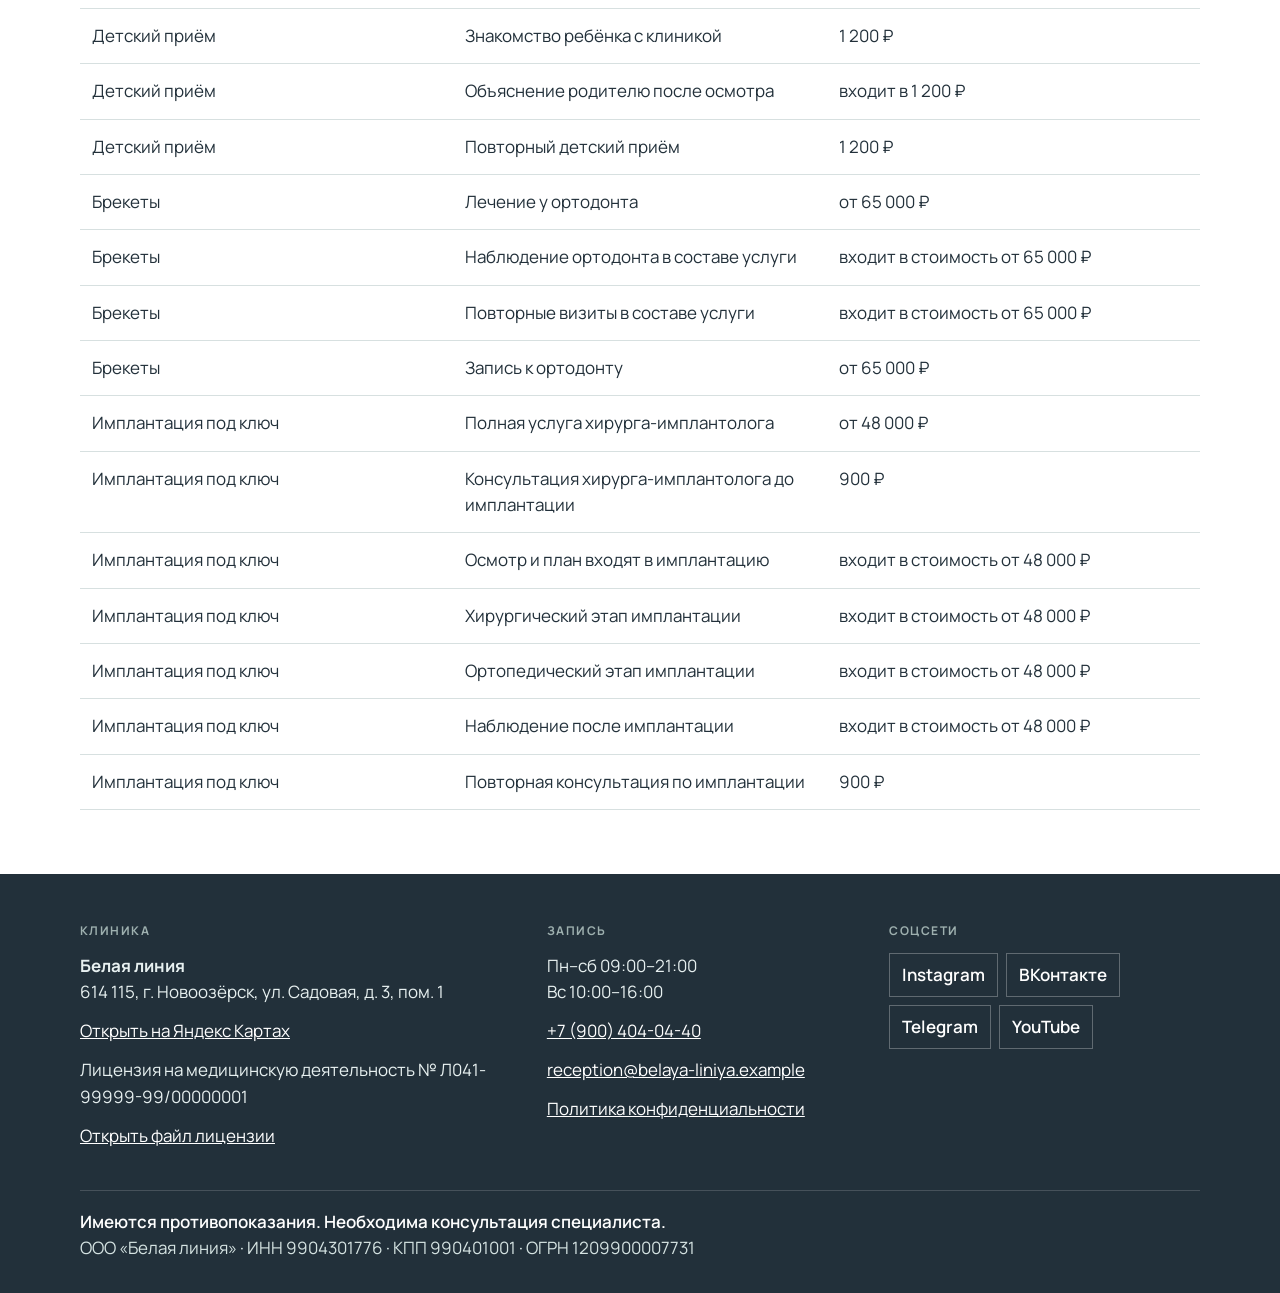
<file: prices.html>
<!DOCTYPE html>
<html lang="ru">
<head>
  <meta charset="utf-8">
  <meta name="viewport" content="width=device-width, initial-scale=1">
  <title>Цены — Белая линия</title>
  <meta name="description" content="Цены стоматологии «Белая линия»: консультация 900 ₽, гигиена от 3 900 ₽ по акции, лечение кариеса от 5 200 ₽.">
  <meta name="robots" content="index, follow">
  <meta name="theme-color" content="#22303A">
  <link rel="canonical" href="https://white-line-sooty.vercel.app/prices.html">
  <meta property="og:type" content="website">
  <meta property="og:locale" content="ru_RU">
  <meta property="og:url" content="https://white-line-sooty.vercel.app/prices.html">
  <meta property="og:title" content="Цены — Белая линия">
  <meta property="og:description" content="Цены стоматологии «Белая линия»: консультация 900 ₽, гигиена от 3 900 ₽ по акции, лечение кариеса от 5 200 ₽.">
  <meta property="og:image" content="https://white-line-sooty.vercel.app/img/og.jpg">
  <meta property="og:image:width" content="1200">
  <meta property="og:image:height" content="630">
  <link rel="icon" href="img/favicon.svg" type="image/svg+xml">
  <link rel="preconnect" href="https://fonts.googleapis.com">
  <link rel="preconnect" href="https://fonts.gstatic.com" crossorigin>
  <link href="https://fonts.googleapis.com/css2?family=Manrope:wght@400;500;600;700&display=swap" rel="stylesheet">
  <link rel="stylesheet" href="css/styles.css?v=4">
  <script async src="https://www.googletagmanager.com/gtag/js?id=G-7BTPH14B6G"></script>
  <script>
    window.dataLayer = window.dataLayer || [];
    function gtag(){dataLayer.push(arguments);}
    gtag('js', new Date());
    gtag('config', 'G-7BTPH14B6G');
  </script>
  <script type="application/ld+json">
  {
    "@context": "https://schema.org",
    "@type": "Dentist",
    "name": "Белая линия",
    "url": "https://white-line-sooty.vercel.app/",
    "telephone": "+79004040440",
    "email": "reception@belaya-liniya.example",
    "address": {
      "@type": "PostalAddress",
      "postalCode": "614115",
      "addressLocality": "Новоозёрск",
      "streetAddress": "ул. Садовая, д. 3, пом. 1",
      "addressCountry": "RU"
    }
  }
  </script>
</head>
<body>
  <a class="skip-link" href="#content">К содержанию</a>
  
    <div class="header-wrap">
      <div class="topbar">
        <div class="wrap topbar__inner">
          <span>Новоозёрск, ул.&nbsp;Садовая, д.&nbsp;3, пом.&nbsp;1</span>
          <span>Пн–сб 09:00–21:00 · Вс 10:00–16:00</span>
        </div>
      </div>
      <header class="header">
        <a class="logo" href="index.html">
          <svg class="logo__tooth" viewBox="0 0 48 60" aria-hidden="true">
            <path fill="#12A3A0" d="M10 11C5 12 2 19 3.5 27 4.5 32 6.7 35 7.8 37.2 8.2 42 7.6 48 8.2 52 9.4 56.2 13.8 56.4 15 53.6 16 50.5 16.8 45 18 40.5 19.6 35.4 21.8 32.4 24 32.4 26.2 32.4 28.4 35.4 30 40.5 31.2 45 32 50.5 33 53.6 34.2 56.4 38.6 56.2 39.8 52 40.4 48 39.8 42 40.2 37.2 41.3 35 43.5 32 44.5 27 46 19 43 12 38 11 34 10.2 31 14.2 28.8 16.2 27.2 17.6 25.6 18.2 24 18.2 22.4 18.2 20.8 17.6 19.2 16.2 17 14.2 14 10.2 10 11z"/>
            <rect fill="#fff" x="14.6" y="19.2" width="18.8" height="2.15"/>
          </svg>
          <span>
            <span class="logo__name">Белая линия</span>
            <span class="logo__sub">стоматологическая клиника</span>
          </span>
        </a>
        <input class="nav-check" id="nav-toggle" type="checkbox">
        <nav class="nav" id="site-nav" aria-label="Основное меню"><a href="services.html">Услуги</a><a href="doctors.html">Врачи</a><a href="prices.html" aria-current="page">Цены</a><a href="checkup.html">Памятка</a><a href="contacts.html">Запись</a></nav>
        <a class="phone-link" href="tel:+79004040440" data-event="contact_click" data-contact-type="phone">
          <span class="phone-link__full">+7 (900) 404-04-40</span>
          <span class="phone-link__short">Позвонить</span>
        </a>
        <label class="nav-toggle" for="nav-toggle">Меню</label>
      </header>
    </div>
  <main id="content">
    
    <section class="page-hero">
      <div class="wrap">
        <div class="rule" aria-hidden="true"></div>
        <h1>Цены</h1>
        <p class="lead">В таблице только шесть услуг клиники. Повторные строки — разные поводы визита с той же опубликованной ценой.</p>
        <div class="search-row">
          <div>
            <label for="price-search">Поиск по прайсу</label>
            <input id="price-search" type="search" data-event="price_search" data-price-search placeholder="Например, кариес" autocomplete="off">
          </div>
          <a class="btn btn--ghost" href="files/prices.pdf" download>Скачать прайс PDF</a>
        </div>
        <p data-price-count>Показано 32 из 32</p>
      </div>
    </section>
    <section class="section">
      <div class="wrap">
        <div class="table-wrap">
          <table>
            <caption class="visually-hidden">Прайс-лист клиники Белая линия</caption>
            <thead><tr><th>Услуга</th><th>Позиция</th><th>Цена</th></tr></thead>
            <tbody><tr data-price-row data-search="Консультация Осмотр полости рта и ответы на вопросы 900 ₽"><td>Консультация</td><td>Осмотр полости рта и ответы на вопросы</td><td>900 ₽</td></tr><tr data-price-row data-search="Консультация Приём врача-терапевта 900 ₽"><td>Консультация</td><td>Приём врача-терапевта</td><td>900 ₽</td></tr><tr data-price-row data-search="Консультация Приём ортодонта 900 ₽"><td>Консультация</td><td>Приём ортодонта</td><td>900 ₽</td></tr><tr data-price-row data-search="Консультация Отдельный визит перед профессиональной гигиеной 900 ₽"><td>Консультация</td><td>Отдельный визит перед профессиональной гигиеной</td><td>900 ₽</td></tr><tr data-price-row data-search="Консультация Отдельный визит перед лечением кариеса 900 ₽"><td>Консультация</td><td>Отдельный визит перед лечением кариеса</td><td>900 ₽</td></tr><tr data-price-row data-search="Консультация Отдельный визит перед брекетами 900 ₽"><td>Консультация</td><td>Отдельный визит перед брекетами</td><td>900 ₽</td></tr><tr data-price-row data-search="Консультация Повторный визит 900 ₽"><td>Консультация</td><td>Повторный визит</td><td>900 ₽</td></tr><tr data-price-row data-search="Профессиональная гигиена Приём гигиениста, около 40 минут 4 500 ₽"><td>Профессиональная гигиена</td><td>Приём гигиениста, около 40 минут</td><td>4 500 ₽</td></tr><tr data-price-row data-search="Профессиональная гигиена Акция с консультацией с 1 ноября 2026 3 900 ₽"><td>Профессиональная гигиена</td><td>Акция с консультацией с 1 ноября 2026</td><td>3 900 ₽</td></tr><tr data-price-row data-search="Профессиональная гигиена Повторная запись на гигиену 4 500 ₽"><td>Профессиональная гигиена</td><td>Повторная запись на гигиену</td><td>4 500 ₽</td></tr><tr data-price-row data-search="Профессиональная гигиена Консультация в составе акции входит в 3 900 ₽"><td>Профессиональная гигиена</td><td>Консультация в составе акции</td><td>входит в 3 900 ₽</td></tr><tr data-price-row data-search="Профессиональная гигиена Запись к гигиенисту 4 500 ₽"><td>Профессиональная гигиена</td><td>Запись к гигиенисту</td><td>4 500 ₽</td></tr><tr data-price-row data-search="Лечение кариеса Лечение одного зуба, цену уточняют после осмотра от 5 200 ₽"><td>Лечение кариеса</td><td>Лечение одного зуба, цену уточняют после осмотра</td><td>от 5 200 ₽</td></tr><tr data-price-row data-search="Лечение кариеса Приём терапевта от 5 200 ₽"><td>Лечение кариеса</td><td>Приём терапевта</td><td>от 5 200 ₽</td></tr><tr data-price-row data-search="Лечение кариеса Передний зуб от 5 200 ₽"><td>Лечение кариеса</td><td>Передний зуб</td><td>от 5 200 ₽</td></tr><tr data-price-row data-search="Лечение кариеса Жевательный зуб от 5 200 ₽"><td>Лечение кариеса</td><td>Жевательный зуб</td><td>от 5 200 ₽</td></tr><tr data-price-row data-search="Лечение кариеса Повторное обращение от 5 200 ₽"><td>Лечение кариеса</td><td>Повторное обращение</td><td>от 5 200 ₽</td></tr><tr data-price-row data-search="Детский приём Осмотр ребёнка 3–14 лет 1 200 ₽"><td>Детский приём</td><td>Осмотр ребёнка 3–14 лет</td><td>1 200 ₽</td></tr><tr data-price-row data-search="Детский приём Знакомство ребёнка с клиникой 1 200 ₽"><td>Детский приём</td><td>Знакомство ребёнка с клиникой</td><td>1 200 ₽</td></tr><tr data-price-row data-search="Детский приём Объяснение родителю после осмотра входит в 1 200 ₽"><td>Детский приём</td><td>Объяснение родителю после осмотра</td><td>входит в 1 200 ₽</td></tr><tr data-price-row data-search="Детский приём Повторный детский приём 1 200 ₽"><td>Детский приём</td><td>Повторный детский приём</td><td>1 200 ₽</td></tr><tr data-price-row data-search="Брекеты Лечение у ортодонта от 65 000 ₽"><td>Брекеты</td><td>Лечение у ортодонта</td><td>от 65 000 ₽</td></tr><tr data-price-row data-search="Брекеты Наблюдение ортодонта в составе услуги входит в стоимость от 65 000 ₽"><td>Брекеты</td><td>Наблюдение ортодонта в составе услуги</td><td>входит в стоимость от 65 000 ₽</td></tr><tr data-price-row data-search="Брекеты Повторные визиты в составе услуги входит в стоимость от 65 000 ₽"><td>Брекеты</td><td>Повторные визиты в составе услуги</td><td>входит в стоимость от 65 000 ₽</td></tr><tr data-price-row data-search="Брекеты Запись к ортодонту от 65 000 ₽"><td>Брекеты</td><td>Запись к ортодонту</td><td>от 65 000 ₽</td></tr><tr data-price-row data-search="Имплантация под ключ Полная услуга хирурга-имплантолога от 48 000 ₽"><td>Имплантация под ключ</td><td>Полная услуга хирурга-имплантолога</td><td>от 48 000 ₽</td></tr><tr data-price-row data-search="Имплантация под ключ Консультация хирурга-имплантолога до имплантации 900 ₽"><td>Имплантация под ключ</td><td>Консультация хирурга-имплантолога до имплантации</td><td>900 ₽</td></tr><tr data-price-row data-search="Имплантация под ключ Осмотр и план входят в имплантацию входит в стоимость от 48 000 ₽"><td>Имплантация под ключ</td><td>Осмотр и план входят в имплантацию</td><td>входит в стоимость от 48 000 ₽</td></tr><tr data-price-row data-search="Имплантация под ключ Хирургический этап имплантации входит в стоимость от 48 000 ₽"><td>Имплантация под ключ</td><td>Хирургический этап имплантации</td><td>входит в стоимость от 48 000 ₽</td></tr><tr data-price-row data-search="Имплантация под ключ Ортопедический этап имплантации входит в стоимость от 48 000 ₽"><td>Имплантация под ключ</td><td>Ортопедический этап имплантации</td><td>входит в стоимость от 48 000 ₽</td></tr><tr data-price-row data-search="Имплантация под ключ Наблюдение после имплантации входит в стоимость от 48 000 ₽"><td>Имплантация под ключ</td><td>Наблюдение после имплантации</td><td>входит в стоимость от 48 000 ₽</td></tr><tr data-price-row data-search="Имплантация под ключ Повторная консультация по имплантации 900 ₽"><td>Имплантация под ключ</td><td>Повторная консультация по имплантации</td><td>900 ₽</td></tr></tbody>
          </table>
        </div>
        <p class="empty-note" data-price-empty hidden>По этому запросу позиций нет. Попробуйте «гигиена» или «кариес».</p>
      </div>
    </section>
  </main>
  
    <footer class="footer">
      <div class="wrap footer-grid">
        <div>
          <p class="footer-label">Клиника</p>
          <strong>Белая линия</strong>
          <p>614 115, г. Новоозёрск, ул. Садовая, д. 3, пом. 1</p>
          <p><a href="https://yandex.ru/maps/?text=%D0%9D%D0%BE%D0%B2%D0%BE%D0%BE%D0%B7%D1%91%D1%80%D1%81%D0%BA%2C%20%D1%83%D0%BB%D0%B8%D1%86%D0%B0%20%D0%A1%D0%B0%D0%B4%D0%BE%D0%B2%D0%B0%D1%8F%2C%203" target="_blank" rel="noopener noreferrer" data-event="map_open" data-map-service="yandex">Открыть на Яндекс Картах</a></p>
          <p>Лицензия на медицинскую деятельность № Л041-99999-99/00000001</p>
          <p><a href="files/license.pdf" data-event="license_open" data-page-section="footer">Открыть файл лицензии</a></p>
        </div>
        <div>
          <p class="footer-label">Запись</p>
          <p>Пн–сб 09:00–21:00<br>Вс 10:00–16:00</p>
          <p><a href="tel:+79004040440" data-event="contact_click" data-contact-type="phone">+7 (900) 404-04-40</a></p>
          <p><a href="mailto:reception@belaya-liniya.example" data-event="contact_click" data-contact-type="email">reception@belaya-liniya.example</a></p>
          <p><a href="privacy.html">Политика конфиденциальности</a></p>
        </div>
        <div>
          <p class="footer-label">Соцсети</p>
          <div class="socials"><a href="https://www.instagram.com/belaya_liniya_dent/" target="_blank" rel="noopener noreferrer" data-event="social_click" data-network="instagram" data-page-section="footer">Instagram</a><a href="https://vk.com/belaya_liniya_dent" target="_blank" rel="noopener noreferrer" data-event="social_click" data-network="vk" data-page-section="footer">ВКонтакте</a><a href="https://t.me/belaya_liniya_dent" target="_blank" rel="noopener noreferrer" data-event="social_click" data-network="telegram" data-page-section="footer">Telegram</a><a href="https://www.youtube.com/@belaya_liniya_dent" target="_blank" rel="noopener noreferrer" data-event="social_click" data-network="youtube" data-page-section="footer">YouTube</a></div>
        </div>
      </div>
      <div class="wrap">
        <p class="warning">Имеются противопоказания. Необходима консультация специалиста.</p>
        <p class="legal">ООО «Белая линия» · ИНН 9904301776 · КПП 990401001 · ОГРН 1209900007731</p>
      </div>
    </footer>
  <script src="js/config.js" defer></script>
  <script src="js/utm.js" defer></script>
  <script src="js/analytics.js" defer></script>
  <script src="js/main.js?v=2" defer></script>
  <script src="js/form.js?v=2" defer></script>
</body>
</html>
</file>
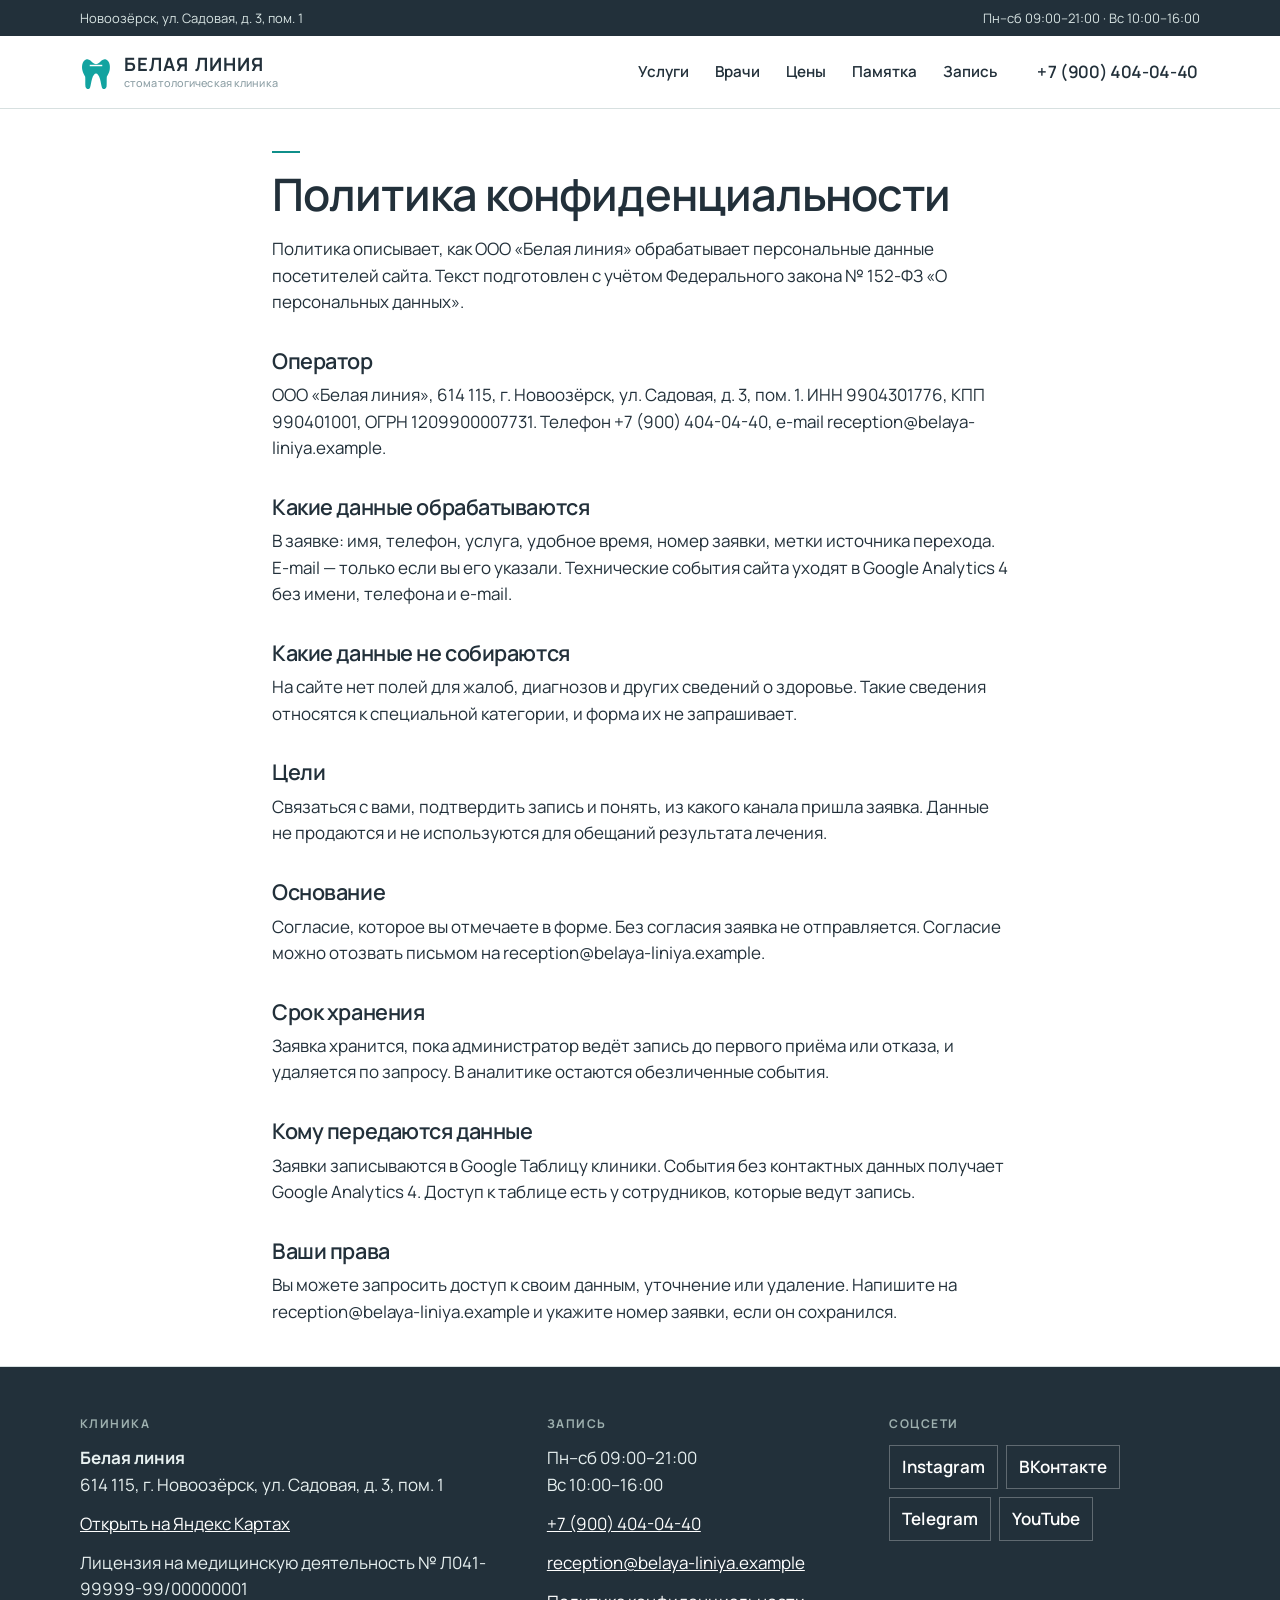
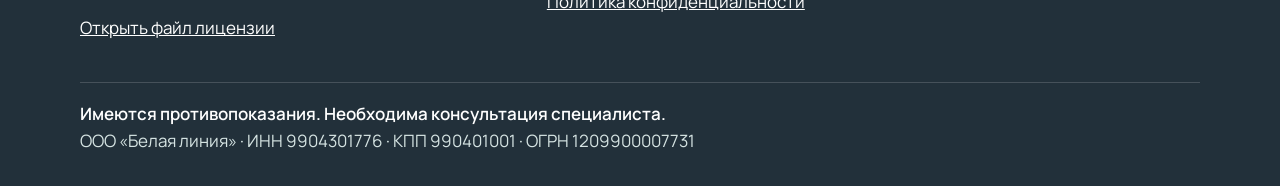
<file: privacy.html>
<!DOCTYPE html>
<html lang="ru">
<head>
  <meta charset="utf-8">
  <meta name="viewport" content="width=device-width, initial-scale=1">
  <title>Политика конфиденциальности — Белая линия</title>
  <meta name="description" content="Политика обработки персональных данных ООО «Белая линия» в соответствии с 152-ФЗ.">
  <meta name="robots" content="index, follow">
  <meta name="theme-color" content="#22303A">
  <link rel="canonical" href="https://white-line-sooty.vercel.app/privacy.html">
  <meta property="og:type" content="website">
  <meta property="og:locale" content="ru_RU">
  <meta property="og:url" content="https://white-line-sooty.vercel.app/privacy.html">
  <meta property="og:title" content="Политика конфиденциальности — Белая линия">
  <meta property="og:description" content="Политика обработки персональных данных ООО «Белая линия» в соответствии с 152-ФЗ.">
  <meta property="og:image" content="https://white-line-sooty.vercel.app/img/og.jpg">
  <meta property="og:image:width" content="1200">
  <meta property="og:image:height" content="630">
  <link rel="icon" href="img/favicon.svg" type="image/svg+xml">
  <link rel="preconnect" href="https://fonts.googleapis.com">
  <link rel="preconnect" href="https://fonts.gstatic.com" crossorigin>
  <link href="https://fonts.googleapis.com/css2?family=Manrope:wght@400;500;600;700&display=swap" rel="stylesheet">
  <link rel="stylesheet" href="css/styles.css?v=4">
  <script async src="https://www.googletagmanager.com/gtag/js?id=G-7BTPH14B6G"></script>
  <script>
    window.dataLayer = window.dataLayer || [];
    function gtag(){dataLayer.push(arguments);}
    gtag('js', new Date());
    gtag('config', 'G-7BTPH14B6G');
  </script>
  <script type="application/ld+json">
  {
    "@context": "https://schema.org",
    "@type": "Dentist",
    "name": "Белая линия",
    "url": "https://white-line-sooty.vercel.app/",
    "telephone": "+79004040440",
    "email": "reception@belaya-liniya.example",
    "address": {
      "@type": "PostalAddress",
      "postalCode": "614115",
      "addressLocality": "Новоозёрск",
      "streetAddress": "ул. Садовая, д. 3, пом. 1",
      "addressCountry": "RU"
    }
  }
  </script>
</head>
<body>
  <a class="skip-link" href="#content">К содержанию</a>
  
    <div class="header-wrap">
      <div class="topbar">
        <div class="wrap topbar__inner">
          <span>Новоозёрск, ул.&nbsp;Садовая, д.&nbsp;3, пом.&nbsp;1</span>
          <span>Пн–сб 09:00–21:00 · Вс 10:00–16:00</span>
        </div>
      </div>
      <header class="header">
        <a class="logo" href="index.html">
          <svg class="logo__tooth" viewBox="0 0 48 60" aria-hidden="true">
            <path fill="#12A3A0" d="M10 11C5 12 2 19 3.5 27 4.5 32 6.7 35 7.8 37.2 8.2 42 7.6 48 8.2 52 9.4 56.2 13.8 56.4 15 53.6 16 50.5 16.8 45 18 40.5 19.6 35.4 21.8 32.4 24 32.4 26.2 32.4 28.4 35.4 30 40.5 31.2 45 32 50.5 33 53.6 34.2 56.4 38.6 56.2 39.8 52 40.4 48 39.8 42 40.2 37.2 41.3 35 43.5 32 44.5 27 46 19 43 12 38 11 34 10.2 31 14.2 28.8 16.2 27.2 17.6 25.6 18.2 24 18.2 22.4 18.2 20.8 17.6 19.2 16.2 17 14.2 14 10.2 10 11z"/>
            <rect fill="#fff" x="14.6" y="19.2" width="18.8" height="2.15"/>
          </svg>
          <span>
            <span class="logo__name">Белая линия</span>
            <span class="logo__sub">стоматологическая клиника</span>
          </span>
        </a>
        <input class="nav-check" id="nav-toggle" type="checkbox">
        <nav class="nav" id="site-nav" aria-label="Основное меню"><a href="services.html">Услуги</a><a href="doctors.html">Врачи</a><a href="prices.html">Цены</a><a href="checkup.html">Памятка</a><a href="contacts.html">Запись</a></nav>
        <a class="phone-link" href="tel:+79004040440" data-event="contact_click" data-contact-type="phone">
          <span class="phone-link__full">+7 (900) 404-04-40</span>
          <span class="phone-link__short">Позвонить</span>
        </a>
        <label class="nav-toggle" for="nav-toggle">Меню</label>
      </header>
    </div>
  <main id="content">
    
    <section class="page-hero">
      <div class="wrap prose">
        <div class="rule" aria-hidden="true"></div>
        <h1>Политика конфиденциальности</h1>
        <p>Политика описывает, как ООО «Белая линия» обрабатывает персональные данные посетителей сайта. Текст подготовлен с учётом Федерального закона № 152-ФЗ «О персональных данных».</p>
        <h2>Оператор</h2>
        <p>ООО «Белая линия», 614 115, г. Новоозёрск, ул. Садовая, д. 3, пом. 1. ИНН 9904301776, КПП 990401001, ОГРН 1209900007731. Телефон +7 (900) 404-04-40, e-mail reception@belaya-liniya.example.</p>
        <h2>Какие данные обрабатываются</h2>
        <p>В заявке: имя, телефон, услуга, удобное время, номер заявки, метки источника перехода. E-mail — только если вы его указали. Технические события сайта уходят в Google Analytics 4 без имени, телефона и e-mail.</p>
        <h2>Какие данные не собираются</h2>
        <p>На сайте нет полей для жалоб, диагнозов и других сведений о здоровье. Такие сведения относятся к специальной категории, и форма их не запрашивает.</p>
        <h2>Цели</h2>
        <p>Связаться с вами, подтвердить запись и понять, из какого канала пришла заявка. Данные не продаются и не используются для обещаний результата лечения.</p>
        <h2>Основание</h2>
        <p>Согласие, которое вы отмечаете в форме. Без согласия заявка не отправляется. Согласие можно отозвать письмом на reception@belaya-liniya.example.</p>
        <h2>Срок хранения</h2>
        <p>Заявка хранится, пока администратор ведёт запись до первого приёма или отказа, и удаляется по запросу. В аналитике остаются обезличенные события.</p>
        <h2>Кому передаются данные</h2>
        <p>Заявки записываются в Google Таблицу клиники. События без контактных данных получает Google Analytics 4. Доступ к таблице есть у сотрудников, которые ведут запись.</p>
        <h2>Ваши права</h2>
        <p>Вы можете запросить доступ к своим данным, уточнение или удаление. Напишите на reception@belaya-liniya.example и укажите номер заявки, если он сохранился.</p>
      </div>
    </section>
  </main>
  
    <footer class="footer">
      <div class="wrap footer-grid">
        <div>
          <p class="footer-label">Клиника</p>
          <strong>Белая линия</strong>
          <p>614 115, г. Новоозёрск, ул. Садовая, д. 3, пом. 1</p>
          <p><a href="https://yandex.ru/maps/?text=%D0%9D%D0%BE%D0%B2%D0%BE%D0%BE%D0%B7%D1%91%D1%80%D1%81%D0%BA%2C%20%D1%83%D0%BB%D0%B8%D1%86%D0%B0%20%D0%A1%D0%B0%D0%B4%D0%BE%D0%B2%D0%B0%D1%8F%2C%203" target="_blank" rel="noopener noreferrer" data-event="map_open" data-map-service="yandex">Открыть на Яндекс Картах</a></p>
          <p>Лицензия на медицинскую деятельность № Л041-99999-99/00000001</p>
          <p><a href="files/license.pdf" data-event="license_open" data-page-section="footer">Открыть файл лицензии</a></p>
        </div>
        <div>
          <p class="footer-label">Запись</p>
          <p>Пн–сб 09:00–21:00<br>Вс 10:00–16:00</p>
          <p><a href="tel:+79004040440" data-event="contact_click" data-contact-type="phone">+7 (900) 404-04-40</a></p>
          <p><a href="mailto:reception@belaya-liniya.example" data-event="contact_click" data-contact-type="email">reception@belaya-liniya.example</a></p>
          <p><a href="privacy.html">Политика конфиденциальности</a></p>
        </div>
        <div>
          <p class="footer-label">Соцсети</p>
          <div class="socials"><a href="https://www.instagram.com/belaya_liniya_dent/" target="_blank" rel="noopener noreferrer" data-event="social_click" data-network="instagram" data-page-section="footer">Instagram</a><a href="https://vk.com/belaya_liniya_dent" target="_blank" rel="noopener noreferrer" data-event="social_click" data-network="vk" data-page-section="footer">ВКонтакте</a><a href="https://t.me/belaya_liniya_dent" target="_blank" rel="noopener noreferrer" data-event="social_click" data-network="telegram" data-page-section="footer">Telegram</a><a href="https://www.youtube.com/@belaya_liniya_dent" target="_blank" rel="noopener noreferrer" data-event="social_click" data-network="youtube" data-page-section="footer">YouTube</a></div>
        </div>
      </div>
      <div class="wrap">
        <p class="warning">Имеются противопоказания. Необходима консультация специалиста.</p>
        <p class="legal">ООО «Белая линия» · ИНН 9904301776 · КПП 990401001 · ОГРН 1209900007731</p>
      </div>
    </footer>
  <script src="js/config.js" defer></script>
  <script src="js/utm.js" defer></script>
  <script src="js/analytics.js" defer></script>
  <script src="js/main.js?v=2" defer></script>
  <script src="js/form.js?v=2" defer></script>
</body>
</html>
</file>
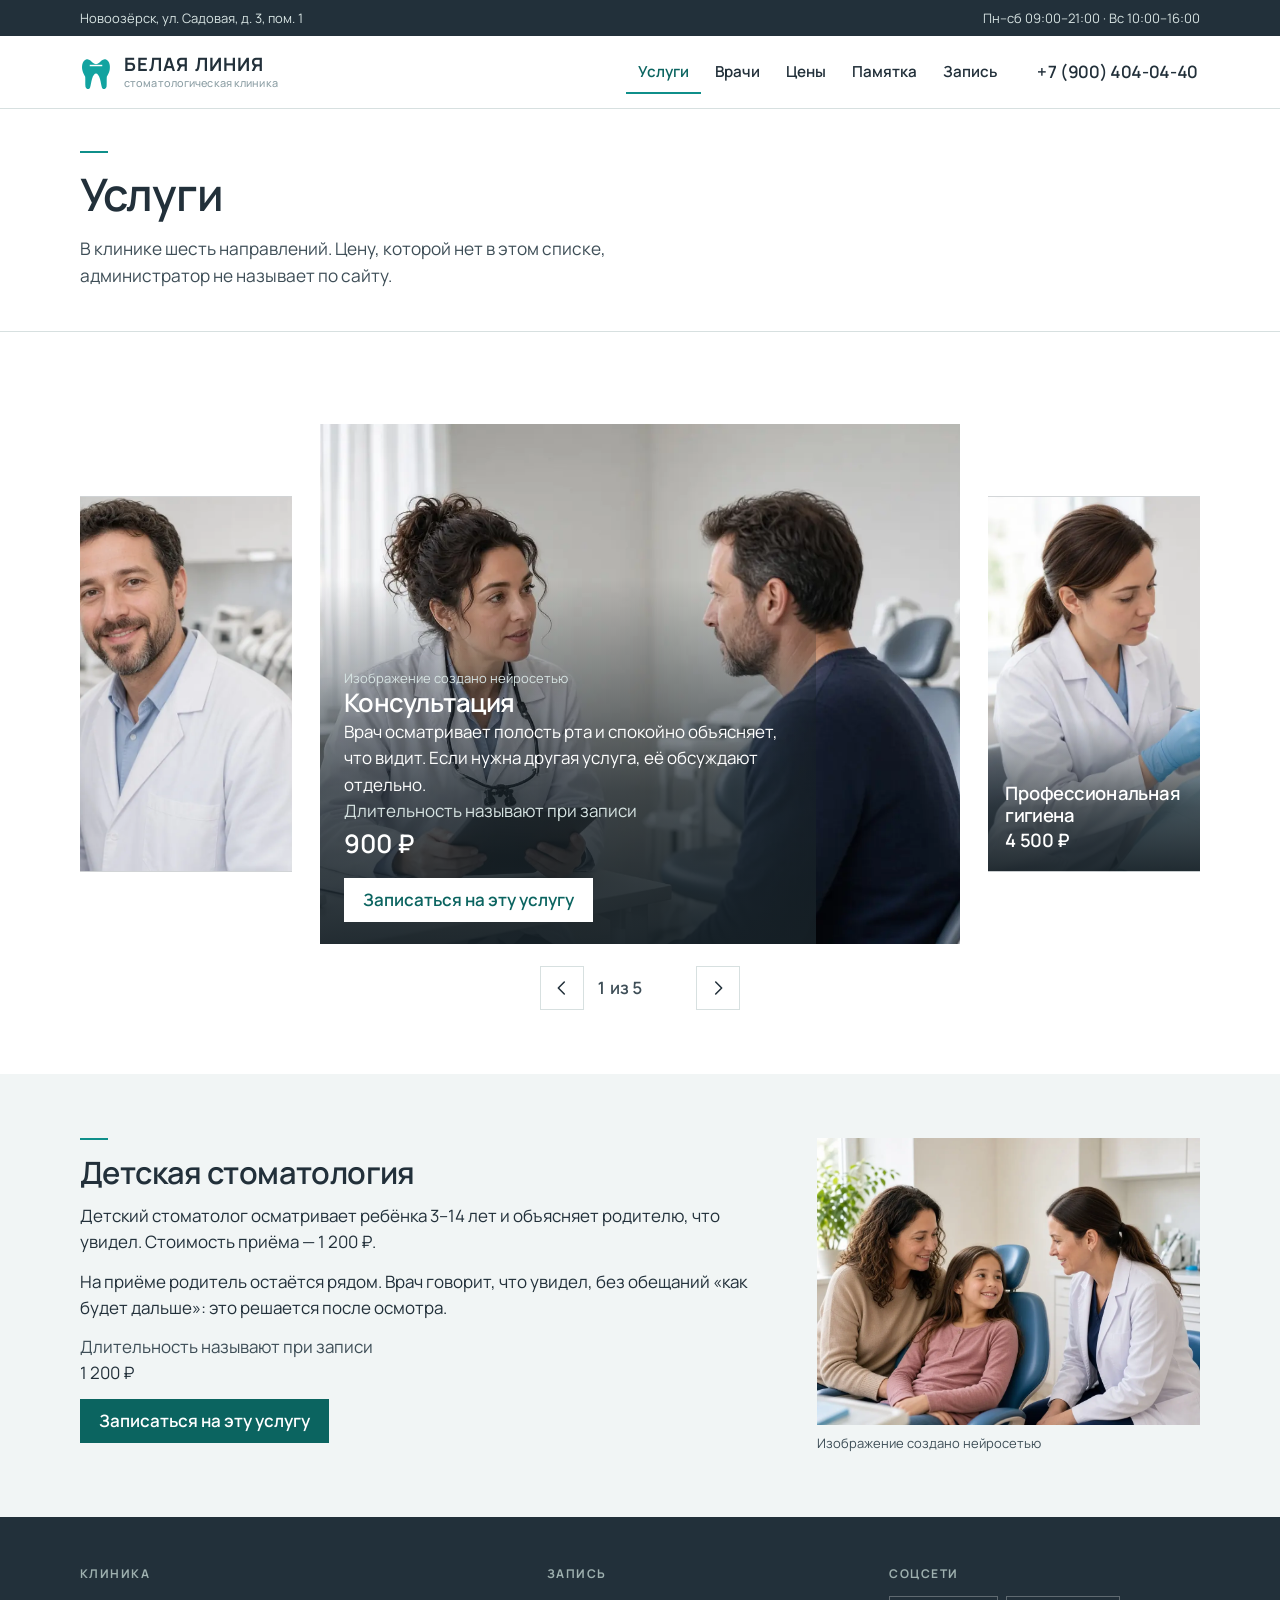
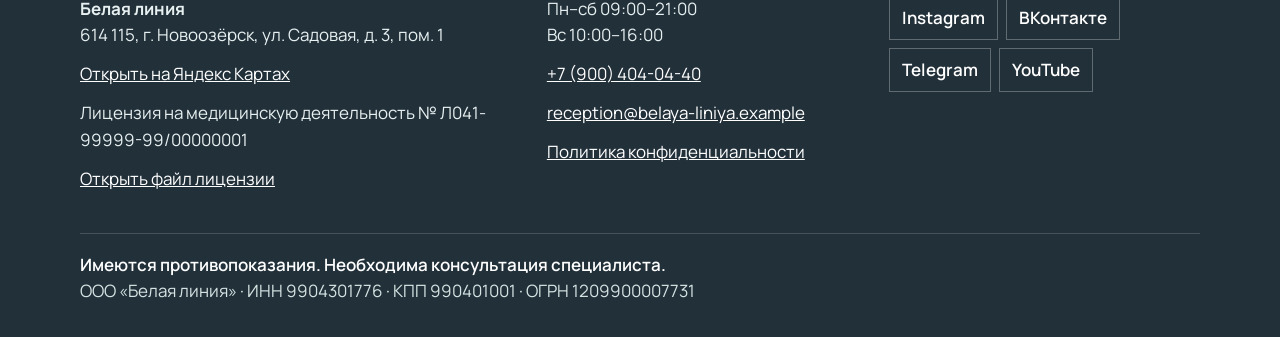
<file: services.html>
<!DOCTYPE html>
<html lang="ru">
<head>
  <meta charset="utf-8">
  <meta name="viewport" content="width=device-width, initial-scale=1">
  <title>Услуги — Белая линия</title>
  <meta name="description" content="Услуги клиники «Белая линия»: консультация, гигиена, лечение кариеса, имплантация, брекеты и детский приём.">
  <meta name="robots" content="index, follow">
  <meta name="theme-color" content="#22303A">
  <link rel="canonical" href="https://white-line-sooty.vercel.app/services.html">
  <meta property="og:type" content="website">
  <meta property="og:locale" content="ru_RU">
  <meta property="og:url" content="https://white-line-sooty.vercel.app/services.html">
  <meta property="og:title" content="Услуги — Белая линия">
  <meta property="og:description" content="Услуги клиники «Белая линия»: консультация, гигиена, лечение кариеса, имплантация, брекеты и детский приём.">
  <meta property="og:image" content="https://white-line-sooty.vercel.app/img/og.jpg">
  <meta property="og:image:width" content="1200">
  <meta property="og:image:height" content="630">
  <link rel="icon" href="img/favicon.svg" type="image/svg+xml">
  <link rel="preconnect" href="https://fonts.googleapis.com">
  <link rel="preconnect" href="https://fonts.gstatic.com" crossorigin>
  <link href="https://fonts.googleapis.com/css2?family=Manrope:wght@400;500;600;700&display=swap" rel="stylesheet">
  <link rel="stylesheet" href="css/styles.css?v=4">
  <script async src="https://www.googletagmanager.com/gtag/js?id=G-7BTPH14B6G"></script>
  <script>
    window.dataLayer = window.dataLayer || [];
    function gtag(){dataLayer.push(arguments);}
    gtag('js', new Date());
    gtag('config', 'G-7BTPH14B6G');
  </script>
  <script type="application/ld+json">
  {
    "@context": "https://schema.org",
    "@type": "Dentist",
    "name": "Белая линия",
    "url": "https://white-line-sooty.vercel.app/",
    "telephone": "+79004040440",
    "email": "reception@belaya-liniya.example",
    "address": {
      "@type": "PostalAddress",
      "postalCode": "614115",
      "addressLocality": "Новоозёрск",
      "streetAddress": "ул. Садовая, д. 3, пом. 1",
      "addressCountry": "RU"
    }
  }
  </script>
</head>
<body>
  <a class="skip-link" href="#content">К содержанию</a>
  
    <div class="header-wrap">
      <div class="topbar">
        <div class="wrap topbar__inner">
          <span>Новоозёрск, ул.&nbsp;Садовая, д.&nbsp;3, пом.&nbsp;1</span>
          <span>Пн–сб 09:00–21:00 · Вс 10:00–16:00</span>
        </div>
      </div>
      <header class="header">
        <a class="logo" href="index.html">
          <svg class="logo__tooth" viewBox="0 0 48 60" aria-hidden="true">
            <path fill="#12A3A0" d="M10 11C5 12 2 19 3.5 27 4.5 32 6.7 35 7.8 37.2 8.2 42 7.6 48 8.2 52 9.4 56.2 13.8 56.4 15 53.6 16 50.5 16.8 45 18 40.5 19.6 35.4 21.8 32.4 24 32.4 26.2 32.4 28.4 35.4 30 40.5 31.2 45 32 50.5 33 53.6 34.2 56.4 38.6 56.2 39.8 52 40.4 48 39.8 42 40.2 37.2 41.3 35 43.5 32 44.5 27 46 19 43 12 38 11 34 10.2 31 14.2 28.8 16.2 27.2 17.6 25.6 18.2 24 18.2 22.4 18.2 20.8 17.6 19.2 16.2 17 14.2 14 10.2 10 11z"/>
            <rect fill="#fff" x="14.6" y="19.2" width="18.8" height="2.15"/>
          </svg>
          <span>
            <span class="logo__name">Белая линия</span>
            <span class="logo__sub">стоматологическая клиника</span>
          </span>
        </a>
        <input class="nav-check" id="nav-toggle" type="checkbox">
        <nav class="nav" id="site-nav" aria-label="Основное меню"><a href="services.html" aria-current="page">Услуги</a><a href="doctors.html">Врачи</a><a href="prices.html">Цены</a><a href="checkup.html">Памятка</a><a href="contacts.html">Запись</a></nav>
        <a class="phone-link" href="tel:+79004040440" data-event="contact_click" data-contact-type="phone">
          <span class="phone-link__full">+7 (900) 404-04-40</span>
          <span class="phone-link__short">Позвонить</span>
        </a>
        <label class="nav-toggle" for="nav-toggle">Меню</label>
      </header>
    </div>
  <main id="content">
    
    <section class="page-hero">
      <div class="wrap">
        <div class="rule" aria-hidden="true"></div>
        <h1>Услуги</h1>
        <p class="lead">В клинике шесть направлений. Цену, которой нет в этом списке, администратор не называет по сайту.</p>
      </div>
    </section>
    <section class="section">
      <div class="wrap">
        <div class="slider" data-slider aria-roledescription="карусель" aria-label="Услуги">
      <div class="slider__viewport">
        <div class="slider__track"><div class="slider__slide"><article class="service-card service-card--photo" id="consult">
              <img class="service-card__bg" src="img/services/consult.webp" width="1400" height="1050" alt="Консультация. Изображение создано нейросетью.">
              <div class="service-card__body">
                <button class="card-hit" type="button" data-event="service_view" data-service-name="Консультация"><span class="visually-hidden">Консультация</span></button>
                <p class="ai-note">Изображение создано нейросетью</p>
                <h2>Консультация</h2>
                <p>Врач осматривает полость рта и спокойно объясняет, что видит. Если нужна другая услуга, её обсуждают отдельно.</p>
                <p class="muted">Длительность называют при записи</p>
                <p class="price">900 ₽</p>
                <a class="btn btn--light" href="contacts.html?service=consult" data-event="select_service" data-service-name="Консультация" data-price-from="900">Записаться на эту услугу</a>
              </div>
            </article></div><div class="slider__slide"><article class="service-card service-card--photo" id="hygiene">
              <img class="service-card__bg" src="img/services/hygiene.webp" width="1400" height="1050" alt="Профессиональная гигиена. Изображение создано нейросетью.">
              <div class="service-card__body">
                <button class="card-hit" type="button" data-event="service_view" data-service-name="Профессиональная гигиена"><span class="visually-hidden">Профессиональная гигиена</span></button>
                <p class="ai-note">Изображение создано нейросетью</p>
                <h2>Профессиональная гигиена</h2>
                <p>Гигиенист проводит профессиональную гигиену. С 1 ноября 2026 гигиена вместе с консультацией стоит 3 900 ₽. По отдельности гигиена — 4 500 ₽, консультация — 900 ₽.</p>
                <p class="muted">Около 40 минут</p>
                <p class="price">4 500 ₽</p>
                <a class="btn btn--light" href="contacts.html?service=hygiene" data-event="select_service" data-service-name="Профессиональная гигиена" data-price-from="4500">Записаться на эту услугу</a>
              </div>
            </article></div><div class="slider__slide"><article class="service-card service-card--photo" id="treatment">
              <img class="service-card__bg" src="img/services/treatment.webp" width="1400" height="1050" alt="Лечение кариеса. Изображение создано нейросетью.">
              <div class="service-card__body">
                <button class="card-hit" type="button" data-event="service_view" data-service-name="Лечение кариеса"><span class="visually-hidden">Лечение кариеса</span></button>
                <p class="ai-note">Изображение создано нейросетью</p>
                <h2>Лечение кариеса</h2>
                <p>Терапевт лечит кариес. Стоимость начинается от 5 200 ₽ и зависит от зуба. Точную сумму называют после осмотра.</p>
                <p class="muted">Зависит от зуба, срок называют после осмотра</p>
                <p class="price">от 5 200 ₽</p>
                <a class="btn btn--light" href="contacts.html?service=treatment" data-event="select_service" data-service-name="Лечение кариеса" data-price-from="5200">Записаться на эту услугу</a>
              </div>
            </article></div><div class="slider__slide"><article class="service-card service-card--photo" id="implant">
              <img class="service-card__bg" src="img/services/implant.webp" width="1400" height="1050" alt="Имплантация под ключ. Изображение создано нейросетью.">
              <div class="service-card__body">
                <button class="card-hit" type="button" data-event="service_view" data-service-name="Имплантация под ключ"><span class="visually-hidden">Имплантация под ключ</span></button>
                <p class="ai-note">Изображение создано нейросетью</p>
                <h2>Имплантация под ключ</h2>
                <p>Хирург-имплантолог ведёт имплантацию под ключ. Стоимость начинается от 48 000 ₽. Сколько будет визитов, врач говорит после консультации.</p>
                <p class="muted">Число визитов называет хирург-имплантолог</p>
                <p class="price">от 48 000 ₽</p>
                <a class="btn btn--light" href="contacts.html?service=implant" data-event="select_service" data-service-name="Имплантация под ключ" data-price-from="48000">Записаться на эту услугу</a>
              </div>
            </article></div><div class="slider__slide"><article class="service-card service-card--photo" id="braces">
              <img class="service-card__bg" src="img/services/braces.webp" width="1400" height="1050" alt="Брекеты. Изображение создано нейросетью.">
              <div class="service-card__body">
                <button class="card-hit" type="button" data-event="service_view" data-service-name="Брекеты"><span class="visually-hidden">Брекеты</span></button>
                <p class="ai-note">Изображение создано нейросетью</p>
                <h2>Брекеты</h2>
                <p>Ортодонт ведёт лечение на брекетах. Стоимость начинается от 65 000 ₽. Срок наблюдения называют на консультации.</p>
                <p class="muted">Срок наблюдения называет ортодонт</p>
                <p class="price">от 65 000 ₽</p>
                <a class="btn btn--light" href="contacts.html?service=braces" data-event="select_service" data-service-name="Брекеты" data-price-from="65000">Записаться на эту услугу</a>
              </div>
            </article></div></div>
      </div>
      <div class="slider__nav">
        <button class="slider__arrow" type="button" data-slider-prev aria-label="Предыдущая услуга"><svg viewBox="0 0 24 24" width="22" height="22" aria-hidden="true"><path d="M14.5 5.5 8 12l6.5 6.5" fill="none" stroke="currentColor" stroke-width="1.7" stroke-linecap="round" stroke-linejoin="round"/></svg></button>
        <p class="slider__count" data-slider-count aria-live="polite">1 из 5</p>
        <button class="slider__arrow" type="button" data-slider-next aria-label="Следующая услуга"><svg viewBox="0 0 24 24" width="22" height="22" aria-hidden="true"><path d="M9.5 5.5 16 12l-6.5 6.5" fill="none" stroke="currentColor" stroke-width="1.7" stroke-linecap="round" stroke-linejoin="round"/></svg></button>
      </div>
    </div>
      </div>
    </section>
    <section class="section band" id="kids">
      <div class="wrap split">
        <div>
          <div class="rule" aria-hidden="true"></div>
          <h2>Детская стоматология</h2>
          <p>Детский стоматолог осматривает ребёнка 3–14 лет и объясняет родителю, что увидел. Стоимость приёма — 1 200 ₽.</p>
          <p>На приёме родитель остаётся рядом. Врач говорит, что увидел, без обещаний «как будет дальше»: это решается после осмотра.</p>
          <p class="muted">Длительность называют при записи</p>
          <p class="price">1 200 ₽</p>
          <a class="btn" href="contacts.html?service=kids" data-event="select_service" data-service-name="Детский приём" data-price-from="1200">Записаться на эту услугу</a>
        </div>
        <figure class="photo-panel">
          <img src="img/services/kids.webp" width="1400" height="1050" alt="Детский приём: ребёнок в кресле, рядом родитель и врач. Изображение создано нейросетью.">
          <figcaption>Изображение создано нейросетью</figcaption>
          <button class="card-hit" type="button" data-event="service_view" data-service-name="Детский приём"><span class="visually-hidden">Детский приём</span></button>
        </figure>
      </div>
    </section>
  </main>
  
    <footer class="footer">
      <div class="wrap footer-grid">
        <div>
          <p class="footer-label">Клиника</p>
          <strong>Белая линия</strong>
          <p>614 115, г. Новоозёрск, ул. Садовая, д. 3, пом. 1</p>
          <p><a href="https://yandex.ru/maps/?text=%D0%9D%D0%BE%D0%B2%D0%BE%D0%BE%D0%B7%D1%91%D1%80%D1%81%D0%BA%2C%20%D1%83%D0%BB%D0%B8%D1%86%D0%B0%20%D0%A1%D0%B0%D0%B4%D0%BE%D0%B2%D0%B0%D1%8F%2C%203" target="_blank" rel="noopener noreferrer" data-event="map_open" data-map-service="yandex">Открыть на Яндекс Картах</a></p>
          <p>Лицензия на медицинскую деятельность № Л041-99999-99/00000001</p>
          <p><a href="files/license.pdf" data-event="license_open" data-page-section="footer">Открыть файл лицензии</a></p>
        </div>
        <div>
          <p class="footer-label">Запись</p>
          <p>Пн–сб 09:00–21:00<br>Вс 10:00–16:00</p>
          <p><a href="tel:+79004040440" data-event="contact_click" data-contact-type="phone">+7 (900) 404-04-40</a></p>
          <p><a href="mailto:reception@belaya-liniya.example" data-event="contact_click" data-contact-type="email">reception@belaya-liniya.example</a></p>
          <p><a href="privacy.html">Политика конфиденциальности</a></p>
        </div>
        <div>
          <p class="footer-label">Соцсети</p>
          <div class="socials"><a href="https://www.instagram.com/belaya_liniya_dent/" target="_blank" rel="noopener noreferrer" data-event="social_click" data-network="instagram" data-page-section="footer">Instagram</a><a href="https://vk.com/belaya_liniya_dent" target="_blank" rel="noopener noreferrer" data-event="social_click" data-network="vk" data-page-section="footer">ВКонтакте</a><a href="https://t.me/belaya_liniya_dent" target="_blank" rel="noopener noreferrer" data-event="social_click" data-network="telegram" data-page-section="footer">Telegram</a><a href="https://www.youtube.com/@belaya_liniya_dent" target="_blank" rel="noopener noreferrer" data-event="social_click" data-network="youtube" data-page-section="footer">YouTube</a></div>
        </div>
      </div>
      <div class="wrap">
        <p class="warning">Имеются противопоказания. Необходима консультация специалиста.</p>
        <p class="legal">ООО «Белая линия» · ИНН 9904301776 · КПП 990401001 · ОГРН 1209900007731</p>
      </div>
    </footer>
  <script src="js/config.js" defer></script>
  <script src="js/utm.js" defer></script>
  <script src="js/analytics.js" defer></script>
  <script src="js/main.js?v=2" defer></script>
  <script src="js/form.js?v=2" defer></script>
</body>
</html>
</file>
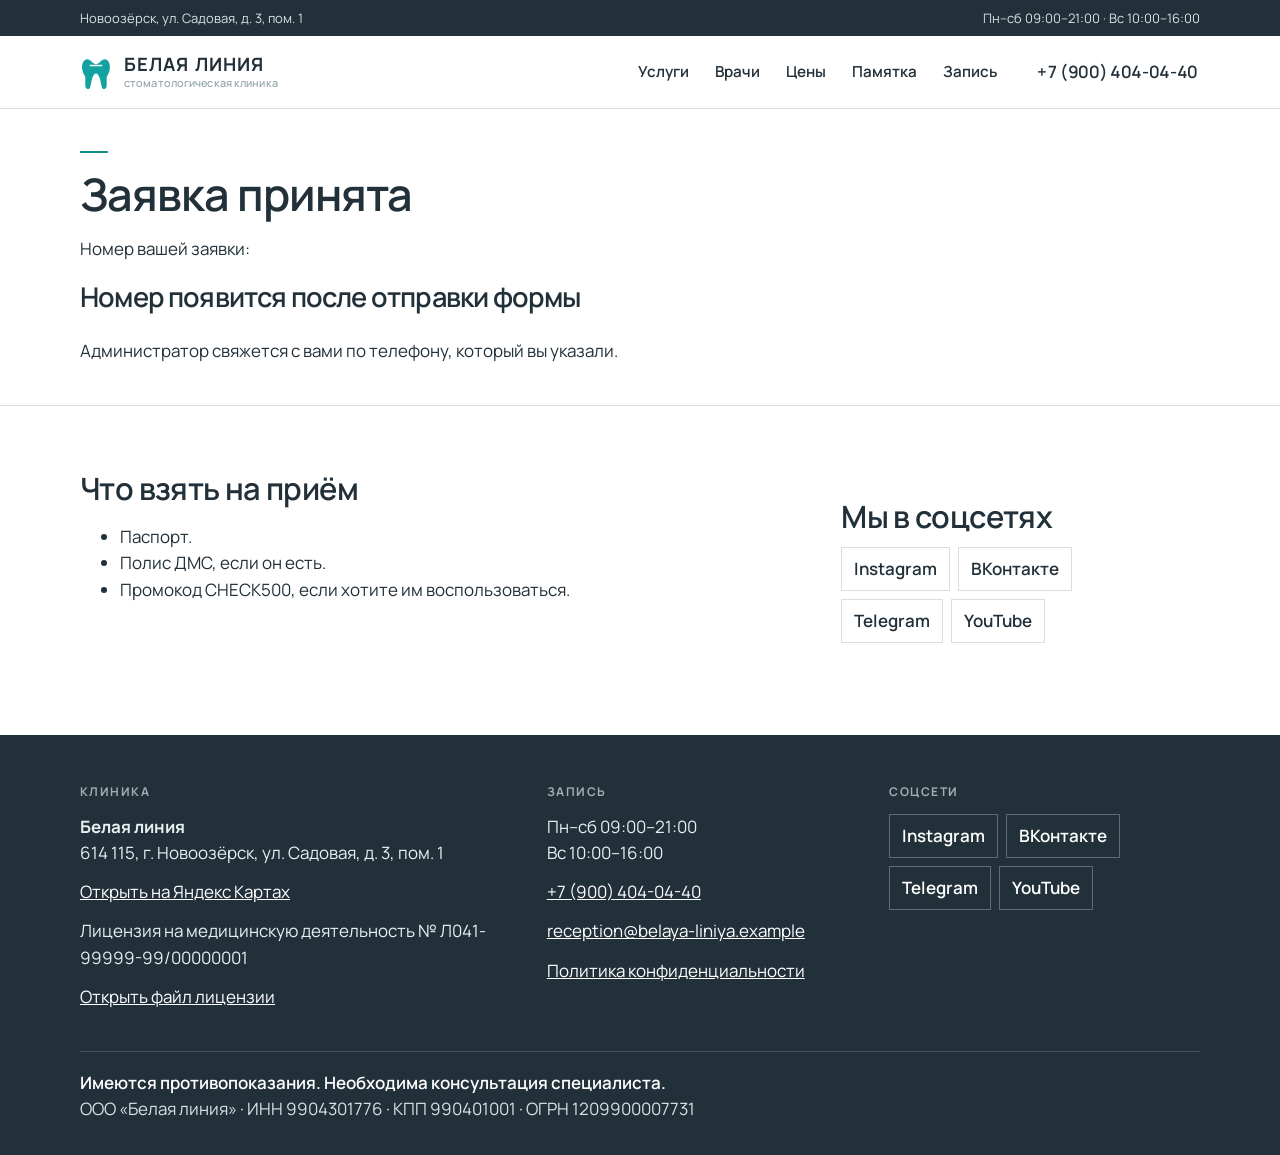
<file: thanks.html>
<!DOCTYPE html>
<html lang="ru">
<head>
  <meta charset="utf-8">
  <meta name="viewport" content="width=device-width, initial-scale=1">
  <title>Заявка отправлена — Белая линия</title>
  <meta name="description" content="Заявка в клинику «Белая линия» отправлена. Номер заявки и что взять с собой на приём.">
  <meta name="robots" content="noindex">
  <meta name="theme-color" content="#22303A">
  <link rel="canonical" href="https://white-line-sooty.vercel.app/thanks.html">
  <meta property="og:type" content="website">
  <meta property="og:locale" content="ru_RU">
  <meta property="og:url" content="https://white-line-sooty.vercel.app/thanks.html">
  <meta property="og:title" content="Заявка отправлена — Белая линия">
  <meta property="og:description" content="Заявка в клинику «Белая линия» отправлена. Номер заявки и что взять с собой на приём.">
  <meta property="og:image" content="https://white-line-sooty.vercel.app/img/og.jpg">
  <meta property="og:image:width" content="1200">
  <meta property="og:image:height" content="630">
  <link rel="icon" href="img/favicon.svg" type="image/svg+xml">
  <link rel="preconnect" href="https://fonts.googleapis.com">
  <link rel="preconnect" href="https://fonts.gstatic.com" crossorigin>
  <link href="https://fonts.googleapis.com/css2?family=Manrope:wght@400;500;600;700&display=swap" rel="stylesheet">
  <link rel="stylesheet" href="css/styles.css?v=4">
  <script async src="https://www.googletagmanager.com/gtag/js?id=G-7BTPH14B6G"></script>
  <script>
    window.dataLayer = window.dataLayer || [];
    function gtag(){dataLayer.push(arguments);}
    gtag('js', new Date());
    gtag('config', 'G-7BTPH14B6G');
  </script>
  <script type="application/ld+json">
  {
    "@context": "https://schema.org",
    "@type": "Dentist",
    "name": "Белая линия",
    "url": "https://white-line-sooty.vercel.app/",
    "telephone": "+79004040440",
    "email": "reception@belaya-liniya.example",
    "address": {
      "@type": "PostalAddress",
      "postalCode": "614115",
      "addressLocality": "Новоозёрск",
      "streetAddress": "ул. Садовая, д. 3, пом. 1",
      "addressCountry": "RU"
    }
  }
  </script>
</head>
<body>
  <a class="skip-link" href="#content">К содержанию</a>
  
    <div class="header-wrap">
      <div class="topbar">
        <div class="wrap topbar__inner">
          <span>Новоозёрск, ул.&nbsp;Садовая, д.&nbsp;3, пом.&nbsp;1</span>
          <span>Пн–сб 09:00–21:00 · Вс 10:00–16:00</span>
        </div>
      </div>
      <header class="header">
        <a class="logo" href="index.html">
          <svg class="logo__tooth" viewBox="0 0 48 60" aria-hidden="true">
            <path fill="#12A3A0" d="M10 11C5 12 2 19 3.5 27 4.5 32 6.7 35 7.8 37.2 8.2 42 7.6 48 8.2 52 9.4 56.2 13.8 56.4 15 53.6 16 50.5 16.8 45 18 40.5 19.6 35.4 21.8 32.4 24 32.4 26.2 32.4 28.4 35.4 30 40.5 31.2 45 32 50.5 33 53.6 34.2 56.4 38.6 56.2 39.8 52 40.4 48 39.8 42 40.2 37.2 41.3 35 43.5 32 44.5 27 46 19 43 12 38 11 34 10.2 31 14.2 28.8 16.2 27.2 17.6 25.6 18.2 24 18.2 22.4 18.2 20.8 17.6 19.2 16.2 17 14.2 14 10.2 10 11z"/>
            <rect fill="#fff" x="14.6" y="19.2" width="18.8" height="2.15"/>
          </svg>
          <span>
            <span class="logo__name">Белая линия</span>
            <span class="logo__sub">стоматологическая клиника</span>
          </span>
        </a>
        <input class="nav-check" id="nav-toggle" type="checkbox">
        <nav class="nav" id="site-nav" aria-label="Основное меню"><a href="services.html">Услуги</a><a href="doctors.html">Врачи</a><a href="prices.html">Цены</a><a href="checkup.html">Памятка</a><a href="contacts.html">Запись</a></nav>
        <a class="phone-link" href="tel:+79004040440" data-event="contact_click" data-contact-type="phone">
          <span class="phone-link__full">+7 (900) 404-04-40</span>
          <span class="phone-link__short">Позвонить</span>
        </a>
        <label class="nav-toggle" for="nav-toggle">Меню</label>
      </header>
    </div>
  <main id="content">
    
    <section class="page-hero">
      <div class="wrap">
        <div class="rule" aria-hidden="true"></div>
        <h1>Заявка принята</h1>
        <p>Номер вашей заявки:</p>
        <p class="request-id" data-request-id>Номер появится после отправки формы</p>
        <p>Администратор свяжется с вами по телефону, который вы указали.</p>
      </div>
    </section>
    <section class="section">
      <div class="wrap split">
        <div>
          <h2>Что взять на приём</h2>
          <ul>
            <li>Паспорт.</li>
            <li>Полис ДМС, если он есть.</li>
            <li>Промокод CHECK500, если хотите им воспользоваться.</li>
          </ul>
        </div>
        <div class="panel info-card">
          <h2>Мы в соцсетях</h2>
          <div class="socials"><a href="https://www.instagram.com/belaya_liniya_dent/" target="_blank" rel="noopener noreferrer" data-event="social_click" data-network="instagram" data-page-section="thanks">Instagram</a><a href="https://vk.com/belaya_liniya_dent" target="_blank" rel="noopener noreferrer" data-event="social_click" data-network="vk" data-page-section="thanks">ВКонтакте</a><a href="https://t.me/belaya_liniya_dent" target="_blank" rel="noopener noreferrer" data-event="social_click" data-network="telegram" data-page-section="thanks">Telegram</a><a href="https://www.youtube.com/@belaya_liniya_dent" target="_blank" rel="noopener noreferrer" data-event="social_click" data-network="youtube" data-page-section="thanks">YouTube</a></div>
        </div>
      </div>
    </section>
  </main>
  
    <footer class="footer">
      <div class="wrap footer-grid">
        <div>
          <p class="footer-label">Клиника</p>
          <strong>Белая линия</strong>
          <p>614 115, г. Новоозёрск, ул. Садовая, д. 3, пом. 1</p>
          <p><a href="https://yandex.ru/maps/?text=%D0%9D%D0%BE%D0%B2%D0%BE%D0%BE%D0%B7%D1%91%D1%80%D1%81%D0%BA%2C%20%D1%83%D0%BB%D0%B8%D1%86%D0%B0%20%D0%A1%D0%B0%D0%B4%D0%BE%D0%B2%D0%B0%D1%8F%2C%203" target="_blank" rel="noopener noreferrer" data-event="map_open" data-map-service="yandex">Открыть на Яндекс Картах</a></p>
          <p>Лицензия на медицинскую деятельность № Л041-99999-99/00000001</p>
          <p><a href="files/license.pdf" data-event="license_open" data-page-section="footer">Открыть файл лицензии</a></p>
        </div>
        <div>
          <p class="footer-label">Запись</p>
          <p>Пн–сб 09:00–21:00<br>Вс 10:00–16:00</p>
          <p><a href="tel:+79004040440" data-event="contact_click" data-contact-type="phone">+7 (900) 404-04-40</a></p>
          <p><a href="mailto:reception@belaya-liniya.example" data-event="contact_click" data-contact-type="email">reception@belaya-liniya.example</a></p>
          <p><a href="privacy.html">Политика конфиденциальности</a></p>
        </div>
        <div>
          <p class="footer-label">Соцсети</p>
          <div class="socials"><a href="https://www.instagram.com/belaya_liniya_dent/" target="_blank" rel="noopener noreferrer" data-event="social_click" data-network="instagram" data-page-section="footer">Instagram</a><a href="https://vk.com/belaya_liniya_dent" target="_blank" rel="noopener noreferrer" data-event="social_click" data-network="vk" data-page-section="footer">ВКонтакте</a><a href="https://t.me/belaya_liniya_dent" target="_blank" rel="noopener noreferrer" data-event="social_click" data-network="telegram" data-page-section="footer">Telegram</a><a href="https://www.youtube.com/@belaya_liniya_dent" target="_blank" rel="noopener noreferrer" data-event="social_click" data-network="youtube" data-page-section="footer">YouTube</a></div>
        </div>
      </div>
      <div class="wrap">
        <p class="warning">Имеются противопоказания. Необходима консультация специалиста.</p>
        <p class="legal">ООО «Белая линия» · ИНН 9904301776 · КПП 990401001 · ОГРН 1209900007731</p>
      </div>
    </footer>
  <script src="js/config.js" defer></script>
  <script src="js/utm.js" defer></script>
  <script src="js/analytics.js" defer></script>
  <script src="js/main.js?v=2" defer></script>
  <script src="js/form.js?v=2" defer></script>
</body>
</html>
</file>
<file: css/styles.css>
:root {
  --brand: #0f8f8a;
  --brand-dark: #0b6460;
  --brand-soft: #e6f4f3;
  --ink: #22303a;
  --muted: #3e4e57;
  --bg: #f1f5f5;
  --white: #ffffff;
  --line: #d7e0e0;
  --danger: #8e1e2a;
  --danger-bg: #fdecee;
  --font: "Manrope", sans-serif;
  --wrap: 1120px;
}

*,
*::before,
*::after {
  box-sizing: border-box;
}

html {
  scroll-behavior: smooth;
}

body {
  margin: 0;
  font-family: var(--font);
  font-size: 1.0625rem;
  font-weight: 400;
  line-height: 1.55;
  color: var(--ink);
  background: var(--white);
}

img,
svg {
  max-width: 100%;
  height: auto;
}

img {
  display: block;
}

a {
  color: var(--brand-dark);
}

a:hover {
  color: #084e4b;
}

:focus-visible {
  outline: 3px solid var(--brand);
  outline-offset: 3px;
}

::placeholder {
  color: var(--muted);
  opacity: 1;
}

::selection {
  background: #c7e7e5;
}

h1,
h2,
h3,
p {
  margin-top: 0;
}

h1,
h2,
h3 {
  line-height: 1.2;
  letter-spacing: -0.02em;
  font-weight: 600;
}

h1 {
  font-size: clamp(1.85rem, 3.4vw, 3.15rem);
  margin-bottom: 0.35em;
  max-width: 14em;
  overflow-wrap: normal;
}

h2 {
  font-size: clamp(1.55rem, 2.4vw, 2rem);
  margin-bottom: 0.4em;
}

h3 {
  font-size: 1.125rem;
  margin-bottom: 0.3em;
}

p {
  margin-bottom: 0.75em;
}

.skip-link {
  position: absolute;
  left: 16px;
  top: -48px;
  z-index: 40;
  background: var(--ink);
  color: var(--white);
  padding: 10px 14px;
}

.skip-link:focus {
  top: 12px;
}

.wrap {
  width: min(var(--wrap), calc(100% - 40px));
  margin-inline: auto;
}

.header-wrap {
  position: sticky;
  top: 0;
  z-index: 30;
  background: var(--white);
  border-bottom: 1px solid var(--line);
}

.topbar {
  background: var(--ink);
  color: #d7e3e2;
  font-size: 0.8125rem;
  line-height: 1.3;
}

.topbar__inner {
  display: flex;
  justify-content: space-between;
  gap: 16px;
  align-items: center;
  min-height: 36px;
}

.header {
  position: relative;
  display: flex;
  align-items: center;
  gap: 18px;
  min-height: 72px;
  width: min(var(--wrap), calc(100% - 40px));
  margin: 0 auto;
}

.logo {
  display: inline-flex;
  align-items: center;
  gap: 12px;
  color: var(--ink);
  text-decoration: none;
  min-height: 44px;
  margin-right: auto;
}

.logo__name {
  display: block;
  color: #22303A;
  font-weight: 700;
  letter-spacing: 0.06em;
  line-height: 1;
  font-size: 1.15rem;
  text-transform: uppercase;
}

.logo__sub {
  display: block;
  margin-top: 4px;
  color: #8ea0a6;
  font-size: 0.68rem;
  font-weight: 500;
  letter-spacing: 0.01em;
  line-height: 1;
  text-transform: none;
}

.logo__tooth {
  display: block;
  width: 32px;
  height: 40px;
  flex: none;
}

.nav {
  display: flex;
  align-items: center;
  gap: 2px;
}

.nav a {
  color: var(--ink);
  text-decoration: none;
  min-height: 44px;
  display: inline-flex;
  align-items: center;
  padding: 0 12px;
  font-weight: 600;
  font-size: 0.95rem;
}

.nav a[aria-current="page"] {
  color: var(--brand-dark);
  box-shadow: inset 0 -2px 0 var(--brand);
}

.phone-link,
.nav-toggle,
.btn {
  min-height: 44px;
  min-width: 44px;
  display: inline-flex;
  align-items: center;
  justify-content: center;
  font: inherit;
  font-weight: 600;
  text-decoration: none;
  cursor: pointer;
}

.phone-link {
  padding: 0 2px 0 10px;
  background: transparent;
  color: var(--ink);
  white-space: nowrap;
  font-variant-numeric: tabular-nums;
  letter-spacing: -0.02em;
}

.phone-link:hover,
.phone-link:focus-visible {
  color: var(--brand-dark);
  background: transparent;
}

.phone-link__short {
  display: none;
}

.nav-check {
  position: absolute;
  width: 1px;
  height: 1px;
  margin: -1px;
  padding: 0;
  overflow: hidden;
  clip: rect(0 0 0 0);
  border: 0;
}

.nav-toggle {
  display: none;
  padding: 0 14px;
  border: 1px solid var(--line);
  background: var(--white);
  color: var(--ink);
}

.nav-check:focus-visible ~ .nav-toggle {
  outline: 3px solid var(--brand);
  outline-offset: 3px;
}

@media (min-width: 960px) {
  .nav-check {
    display: none;
  }
}

.hero,
.page-hero {
  background: var(--white);
}

.band {
  background: var(--bg);
}

.hero {
  padding: 28px 0 8px;
}

.hero--doctors {
  padding-bottom: 20px;
}

.hero-intro {
  max-width: 40rem;
  margin-bottom: 8px;
}

.hero-intro h1 {
  max-width: 12em;
}

.lost {
  display: grid;
  grid-template-columns: minmax(220px, 320px) minmax(0, 1fr);
  gap: 28px 48px;
  align-items: center;
  padding-bottom: 28px;
}

.lost__mark {
  margin: 0;
}

.lost__mark img {
  display: block;
  width: 100%;
  height: auto;
}

.lost__mark figcaption {
  margin-top: 8px;
  color: var(--muted);
  font-size: 0.8125rem;
}

.lost h1 {
  max-width: 11em;
}

.hero-banner {
  display: grid;
  grid-template-columns: minmax(300px, 440px) minmax(0, 1fr);
  align-items: stretch;
  min-height: 620px;
  background: #e7eeee;
}

.hero-banner__card {
  align-self: center;
  margin: 40px 0 40px 36px;
  padding: 36px 32px 32px;
  background: var(--white);
  box-shadow: 0 22px 50px rgba(34, 48, 58, 0.08);
}

.hero-banner__photo {
  position: relative;
  margin: 0;
  display: flex;
  flex-direction: column;
  align-items: center;
  justify-content: flex-end;
  min-height: 620px;
  overflow: hidden;
  padding-bottom: 16px;
}

.hero-banner__photo img {
  width: auto;
  max-width: 100%;
  height: 560px;
  object-fit: contain;
  object-position: center bottom;
}

.hero-banner__photo figcaption,
.stage__photo figcaption {
  position: static;
  margin: 10px 16px 0;
  color: var(--muted);
  font-size: 0.8125rem;
}

.hero__grid,
.split,
.contact-grid {
  display: grid;
  grid-template-columns: 1.35fr 0.75fr;
  gap: 48px;
  align-items: start;
}

.kicker {
  margin: 0 0 14px;
  color: var(--brand-dark);
  font-weight: 700;
  font-size: 0.75rem;
  letter-spacing: 0.14em;
  text-transform: uppercase;
}

.lead {
  font-size: 1.08rem;
  max-width: 38rem;
  color: var(--muted);
}

.price-xl {
  margin: 0 0 8px;
  font-size: clamp(2.6rem, 5vw, 3.6rem);
  line-height: 0.95;
  letter-spacing: -0.04em;
  font-weight: 600;
  color: var(--ink);
}

.price-note {
  color: var(--muted);
  max-width: 34rem;
}

.actions {
  display: flex;
  flex-wrap: wrap;
  gap: 10px;
  margin-top: 22px;
}

.btn {
  padding: 0 18px;
  border: 1px solid var(--brand-dark);
  background: var(--brand-dark);
  color: var(--white);
}

.btn:hover,
.btn:focus-visible {
  background: #084e4b;
  border-color: #084e4b;
  color: var(--white);
}

.btn--ghost {
  background: var(--white);
  color: var(--ink);
  border-color: #c3d0d0;
}

.btn--ghost:hover,
.btn--ghost:focus-visible {
  background: var(--bg);
  color: var(--ink);
  border-color: #c3d0d0;
}

.btn--light {
  background: var(--white);
  color: var(--brand-dark);
  border-color: var(--white);
}

.btn--light:hover,
.btn--light:focus-visible {
  background: var(--brand-soft);
  color: var(--brand-dark);
}

.btn[disabled] {
  opacity: 0.65;
  cursor: wait;
}

.fact-list,
.meta-list {
  display: grid;
  gap: 0;
  margin: 0;
  padding: 0;
  list-style: none;
}

.fact-list {
  background: var(--bg);
  padding: 8px 24px;
}

.fact-list li,
.meta-list li {
  padding: 16px 0;
  border-bottom: 1px solid var(--line);
}

.fact-list li:last-child,
.meta-list li:last-child {
  border-bottom: 0;
}

.fact-list strong,
.meta-list strong {
  display: block;
  font-size: 1.05rem;
  font-weight: 600;
}

.fact-list span,
.meta-list span {
  color: var(--muted);
  font-size: 0.95rem;
}

.section {
  padding: 64px 0;
}

.section--cta {
  background: var(--ink);
  color: var(--white);
  padding: 56px 0;
}

.section__head {
  display: flex;
  justify-content: space-between;
  gap: 24px;
  align-items: end;
  margin-bottom: 8px;
}

.section__head p {
  max-width: 36rem;
  color: var(--muted);
  margin: 0;
}

.rule {
  width: 28px;
  height: 2px;
  background: var(--brand);
  margin-bottom: 14px;
}

.slider {
  margin-top: 28px;
}

.slider__viewport {
  overflow: hidden;
}

.slider__track {
  display: flex;
  align-items: stretch;
  transition: transform 0.55s cubic-bezier(0.22, 0.8, 0.24, 1);
}

.slider__track.is-instant {
  transition: none;
}

.slider__slide {
  flex: 0 0 auto;
  min-width: 0;
}

.slider__slide > * {
  height: 100%;
  box-sizing: border-box;
  padding: 28px 24px 22px;
  background: transparent;
  border: 1px solid #c5d3d3;
  overflow: hidden;
  transform: scale(0.72);
  transition: transform 0.55s cubic-bezier(0.22, 0.8, 0.24, 1), background-color 0.55s ease, border-color 0.55s ease;
}

.slider__slide > *::before {
  content: "";
  display: block;
  width: 28px;
  height: 2px;
  margin-bottom: 16px;
  background: var(--brand);
  flex: none;
}

.slider__slide.is-before > * {
  transform-origin: right center;
}

.slider__slide.is-after > * {
  transform-origin: left center;
}

.slider__slide.is-active > * {
  transform: none;
  background: var(--bg);
  border-color: var(--ink);
}

.slider__slide:not(.is-active) {
  cursor: pointer;
}

.slider .direction-card,
.slider .service-card {
  display: flex;
  flex-direction: column;
  align-items: flex-start;
  justify-content: flex-start;
  gap: 8px;
  min-height: 0;
  margin: 0;
  border: 1px solid #c5d3d3;
  text-align: left;
  text-decoration: none;
}

.slider .direction-card p,
.slider .service-card p {
  max-width: 28rem;
  margin: 0;
}

.slider__slide:not(.is-active) .direction-card p,
.slider__slide:not(.is-active) .service-card p:not(.price),
.slider__slide:not(.is-active) .service-card .btn {
  display: none;
}

.slider .direction-card h3,
.slider .service-card h2 {
  margin: 0;
  max-width: 12em;
  font-size: clamp(1.25rem, 2vw, 1.7rem);
}

.slider .direction-card span,
.slider .service-card .price {
  grid-column: auto;
  grid-row: auto;
  margin: auto 0 0;
  color: var(--ink);
  font-size: clamp(1.35rem, 2vw, 1.8rem);
  font-weight: 600;
  white-space: normal;
}

.slider .service-card--photo .price {
  color: #fff;
}

.slider .service-card .btn {
  margin-top: 14px;
}

.slider__nav {
  display: flex;
  align-items: center;
  justify-content: center;
  gap: 12px;
  margin-top: 22px;
}

.slider__arrow {
  width: 44px;
  height: 44px;
  min-width: 44px;
  min-height: 44px;
  display: inline-flex;
  align-items: center;
  justify-content: center;
  padding: 0;
  border: 1px solid var(--line);
  background: var(--white);
  color: var(--ink);
  cursor: pointer;
}

.slider__arrow:hover,
.slider__arrow:focus-visible {
  border-color: var(--brand-dark);
  color: var(--brand-dark);
}

.slider__count {
  margin: 0;
  min-width: 5.5rem;
  color: var(--muted);
  font-weight: 600;
  font-variant-numeric: tabular-nums;
}

.cards,
.doctor-grid {
  display: grid;
  gap: 0;
}

.cards {
  grid-template-columns: 1fr;
  border-top: 1px solid var(--line);
}

.doctor-grid {
  grid-template-columns: repeat(4, minmax(0, 1fr));
  gap: 22px;
  margin-top: 28px;
}

.card,
.promo,
.check-item {
  background: var(--white);
  border: 1px solid var(--line);
  padding: 20px;
}

.doctor-card,
.service-card,
.info-card,
.direction-card,
.doctor-link {
  background: transparent;
  border: 0;
  padding: 0;
  color: var(--ink);
}

.direction-card,
.doctor-link {
  display: grid;
  text-decoration: none;
}

.direction-card {
  grid-template-columns: minmax(0, 1fr) auto;
  column-gap: 24px;
  align-items: center;
  padding: 22px 0;
  border-bottom: 1px solid var(--line);
}

.direction-card h3,
.direction-card p {
  margin: 0;
}

.direction-card p {
  grid-column: 1;
  color: var(--muted);
  margin-top: 4px;
}

.direction-card span {
  grid-column: 2;
  grid-row: 1 / span 2;
  color: var(--ink);
  font-weight: 600;
  white-space: nowrap;
}

.direction-card:hover h3,
.doctor-link:hover h3 {
  color: var(--brand-dark);
}

.service-card,
.doctor-card {
  position: relative;
}

.service-card {
  display: block;
  padding: 28px 0;
  border-bottom: 1px solid var(--line);
}

.service-card h2 {
  font-size: 1.55rem;
  max-width: none;
}

.slider__slide > .service-card--photo {
  display: flex;
  flex-direction: column;
  justify-content: flex-end;
  min-height: 520px;
  padding: 0;
  border: 0;
  background: #1c2a32;
  color: #fff;
}

.slider__slide > .service-card--photo::before {
  display: none;
}

.slider__slide.is-active > .service-card--photo {
  background: #1c2a32;
  border-color: transparent;
}

.service-card__bg {
  position: absolute;
  inset: 0;
  width: 100%;
  height: 100%;
  object-fit: cover;
  object-position: center 28%;
}

.service-card__body {
  position: relative;
  z-index: 1;
  display: flex;
  flex-direction: column;
  align-items: flex-start;
  padding: 88px 24px 22px;
  background: linear-gradient(to top, rgba(22, 32, 38, 0.94) 0%, rgba(22, 32, 38, 0.72) 42%, rgba(22, 32, 38, 0) 100%);
}

.service-card--photo h2,
.service-card--photo p,
.service-card--photo .price {
  color: #fff;
}

.service-card--photo .muted,
.service-card--photo .ai-note {
  color: #d7e4e3;
}

.photo-panel {
  position: relative;
  margin: 0;
}

.photo-panel img {
  display: block;
  width: 100%;
  aspect-ratio: 4 / 3;
  object-fit: cover;
  object-position: center 24%;
  background: #e7eeee;
}

.photo-panel figcaption {
  margin-top: 8px;
  color: var(--muted);
  font-size: 0.8125rem;
}

.service-card .btn,
.doctor-card .btn {
  align-self: flex-start;
  position: relative;
  z-index: 2;
  margin-top: 8px;
}

.card-hit {
  position: absolute;
  inset: 0;
  z-index: 1;
  border: 0;
  padding: 0;
  background: transparent;
  cursor: pointer;
  appearance: none;
}

.steps {
  display: grid;
  grid-template-columns: repeat(4, minmax(0, 1fr));
  gap: 28px;
  margin: 28px 0 0;
  padding: 0;
  list-style: none;
  counter-reset: step;
}

.steps li {
  margin: 0;
  padding: 18px 18px 0 0;
  border-top: 2px solid var(--brand);
}

.steps li::before {
  counter-increment: step;
  content: counter(step, decimal-leading-zero);
  display: block;
  margin-bottom: 12px;
  color: var(--brand-dark);
  font-weight: 600;
  font-size: 0.85rem;
  letter-spacing: 0.08em;
}

.steps li p {
  color: var(--muted);
  margin-bottom: 0;
}

.cta-band {
  display: flex;
  justify-content: space-between;
  gap: 24px;
  align-items: center;
}

.cta-band h2 {
  max-width: none;
}

.cta-band p {
  color: #d7e4e3;
  margin-bottom: 0;
  max-width: 36rem;
}

.filters {
  display: flex;
  flex-wrap: wrap;
  gap: 8px;
  margin: 8px 0 0;
}

.filters button {
  min-height: 44px;
  padding: 0 14px;
  border: 1px solid var(--line);
  background: var(--white);
  color: var(--ink);
  font: inherit;
  font-weight: 600;
  cursor: pointer;
}

.filters button[aria-pressed="true"] {
  background: var(--ink);
  border-color: var(--ink);
  color: var(--white);
}

.doctor-card img,
.doctor-link img {
  width: 100%;
  aspect-ratio: 3 / 4;
  object-fit: contain;
  object-position: center center;
  background: #e7eeee;
  margin-bottom: 12px;
}

.stage {
  margin-top: 28px;
  outline: none;
}

.stage:focus-visible {
  outline: 3px solid var(--brand);
  outline-offset: 4px;
}

.stage__viewport {
  overflow: hidden;
}

.stage__track {
  display: flex;
  transition: transform 1.05s cubic-bezier(0.16, 1, 0.3, 1);
  will-change: transform;
}

.stage__track.is-instant {
  transition: none;
}

.stage__slide {
  flex: 0 0 auto;
  display: grid;
  grid-template-columns: minmax(280px, 0.86fr) minmax(0, 1.14fr);
  gap: 36px;
  align-items: stretch;
  min-width: 0;
}

.stage__photo {
  position: relative;
  margin: 0;
  display: flex;
  flex-direction: column;
  align-items: center;
  justify-content: flex-end;
  min-height: 560px;
  background: #e7eeee;
  overflow: hidden;
  padding-bottom: 16px;
}

.stage__photo img {
  width: auto;
  max-width: 100%;
  height: 500px;
  object-fit: contain;
  object-position: center bottom;
}

.stage__card {
  display: flex;
  flex-direction: column;
  align-items: flex-start;
  padding: 8px 8px 8px 4px;
  background: var(--white);
}

.stage__card h3 {
  margin: 0 0 16px;
  font-size: clamp(1.6rem, 2.4vw, 2.15rem);
  max-width: 16em;
}

.stage__facts {
  display: grid;
  grid-template-columns: 1fr 1.4fr;
  gap: 12px 18px;
  width: 100%;
  margin: 0 0 16px;
}

.stage__facts div {
  padding-top: 10px;
  border-top: 1px solid var(--line);
}

.stage__facts dt {
  color: var(--muted);
  font-size: 0.75rem;
  font-weight: 700;
  letter-spacing: 0.12em;
  text-transform: uppercase;
}

.stage__facts dd {
  margin: 4px 0 0;
  font-weight: 600;
}

.stage__advice {
  margin: 0 0 18px;
  max-width: 38rem;
  color: var(--ink);
}

.stage__advice span,
.stage__card h4 {
  display: block;
  margin: 0 0 6px;
  color: var(--brand-dark);
  font-size: 0.75rem;
  font-weight: 700;
  letter-spacing: 0.12em;
  text-transform: uppercase;
}

.stage__card h4 {
  margin-bottom: 8px;
}

.ops {
  width: 100%;
  margin: 0 0 8px;
  padding: 0;
  list-style: none;
}

.ops li {
  display: flex;
  justify-content: space-between;
  gap: 16px;
  padding: 10px 0;
  border-top: 1px solid var(--line);
  font-size: 0.98rem;
}

.ops li span:last-child {
  flex: 0 0 auto;
  font-weight: 600;
  text-align: right;
}

.stage__nav {
  display: flex;
  align-items: center;
  justify-content: center;
  gap: 14px;
  margin-top: 22px;
}

.doctor-card .ops {
  margin-top: 12px;
}

.doctor-card h3,
.doctor-link h3,
.direction-card h3 {
  margin-bottom: 2px;
}

.doctor-link p,
.doctor-card p {
  margin-bottom: 0;
}

.ai-note,
.muted {
  color: var(--muted);
  margin-bottom: 0;
}

.ai-note {
  margin-top: 6px;
  font-size: 0.8125rem;
}

.doctor-card .btn {
  margin-top: 14px;
}

.info-card {
  position: relative;
  background: var(--bg);
  padding: 28px 24px;
}

.band .info-card,
.panel.info-card {
  background: var(--white);
}

.doctor-card[hidden],
[data-price-row][hidden] {
  display: none;
}

.search-row {
  display: flex;
  flex-wrap: wrap;
  gap: 12px;
  align-items: end;
  margin: 8px 0 0;
}

.field {
  display: flex;
  flex-direction: column;
  gap: 6px;
  margin-bottom: 14px;
}

.field label,
.search-row label {
  font-weight: 600;
  font-size: 0.95rem;
}

input,
select {
  width: 100%;
  min-height: 48px;
  border: 1px solid #b7c7c7;
  padding: 10px 12px;
  font: inherit;
  color: var(--ink);
  background: var(--white);
}

.search-row input {
  min-width: min(100%, 280px);
}

.field.is-invalid input,
.field.is-invalid select {
  border-color: var(--danger);
  background: var(--danger-bg);
}

.field-error,
.form-alert {
  color: var(--danger);
  margin: 0;
}

.form-alert {
  background: var(--danger-bg);
  padding: 12px 14px;
  margin-bottom: 14px;
}

.consent {
  display: flex;
  gap: 12px;
  align-items: flex-start;
  min-height: 44px;
  margin: 8px 0 16px;
  font-weight: 600;
}

.consent input {
  width: 22px;
  height: 22px;
  min-height: 22px;
  margin-top: 3px;
  accent-color: var(--brand-dark);
}

#lead-form {
  background: var(--white);
  padding: 28px 28px 24px;
  box-shadow: 0 18px 44px rgba(34, 48, 58, 0.07);
}

.form-grid {
  display: grid;
  grid-template-columns: 1fr 1fr;
  column-gap: 16px;
}

.field--wide {
  grid-column: 1 / -1;
}

.field-label {
  font-weight: 600;
  font-size: 0.95rem;
}

#lead-form input:not([type="radio"]):not([type="checkbox"]),
#lead-form select {
  border-color: #d3e0e0;
  padding: 12px 14px;
}

#lead-form select {
  appearance: none;
  padding-right: 40px;
  background-image:
    linear-gradient(45deg, transparent 50%, var(--ink) 50%),
    linear-gradient(135deg, var(--ink) 50%, transparent 50%);
  background-position: calc(100% - 20px) 22px, calc(100% - 14px) 22px;
  background-size: 6px 6px, 6px 6px;
  background-repeat: no-repeat;
}

#lead-form input:not([type="radio"]):not([type="checkbox"]):focus,
#lead-form select:focus {
  outline: 3px solid rgba(15, 143, 138, 0.28);
  border-color: var(--brand-dark);
}

.choice-row {
  display: grid;
  grid-template-columns: repeat(4, minmax(0, 1fr));
  gap: 8px;
}

.choice {
  position: relative;
  display: flex;
  align-items: center;
  justify-content: center;
  min-height: 48px;
  margin: 0;
  padding: 8px 10px;
  border: 1px solid #d3e0e0;
  background: var(--white);
  font-weight: 600;
  cursor: pointer;
  text-align: center;
}

.choice input {
  position: absolute;
  width: 1px;
  height: 1px;
  min-height: 0;
  margin: 0;
  opacity: 0;
}

.choice:has(input:checked) {
  border-color: var(--brand-dark);
  background: var(--brand-soft);
  color: var(--brand-dark);
}

.choice:has(input:focus-visible) {
  outline: 3px solid rgba(15, 143, 138, 0.45);
  outline-offset: 2px;
}

.field.is-invalid .choice {
  border-color: var(--danger);
}

.form-note {
  margin: 0 0 14px;
  padding: 12px 14px;
  background: var(--bg);
  color: var(--muted);
  font-size: 0.92rem;
}

#lead-form .consent {
  margin: 0 0 6px;
  padding: 14px;
  background: var(--bg);
  font-weight: 500;
}

#lead-form .btn {
  min-width: 220px;
  margin-top: 6px;
}

.table-wrap {
  background: var(--white);
  border-top: 1px solid var(--line);
  overflow: hidden;
}

table {
  width: 100%;
  border-collapse: collapse;
  table-layout: fixed;
}

th,
td {
  text-align: left;
  vertical-align: top;
  padding: 14px 12px;
  border-bottom: 1px solid var(--line);
  overflow-wrap: break-word;
}

th {
  font-size: 0.82rem;
  font-weight: 700;
  letter-spacing: 0.06em;
  text-transform: uppercase;
  color: var(--muted);
}

.checklist {
  display: grid;
  gap: 0;
  margin: 0;
  padding: 0;
  list-style: none;
  counter-reset: sign;
  border-top: 1px solid var(--line);
}

.checklist li {
  display: grid;
  grid-template-columns: 36px 1fr;
  gap: 14px;
  align-items: center;
  padding: 16px 0;
  min-height: 64px;
  border-bottom: 1px solid var(--line);
}

.checklist li::before {
  counter-increment: sign;
  content: counter(sign, decimal-leading-zero);
  color: var(--brand-dark);
  font-weight: 600;
  font-size: 0.85rem;
}

.promo {
  display: flex;
  justify-content: space-between;
  gap: 16px;
  align-items: center;
  background: var(--brand-soft);
  border-color: transparent;
  margin-bottom: 16px;
}

.promo code {
  font-family: inherit;
  font-size: 1.6rem;
  font-weight: 600;
  letter-spacing: 0.06em;
  color: var(--ink);
}

.request-id {
  font-size: clamp(1.25rem, 2.5vw, 1.7rem);
  font-weight: 600;
  letter-spacing: -0.03em;
  overflow-wrap: anywhere;
}

.prose {
  max-width: 46rem;
}

.prose h2 {
  font-size: 1.35rem;
  margin-top: 1.5em;
  max-width: none;
}

.page-hero {
  padding: 42px 0 28px;
  border-bottom: 1px solid var(--line);
}

.page-hero h1 {
  font-size: clamp(1.9rem, 3.5vw, 2.8rem);
  max-width: 16em;
}

main,
.footer {
  overflow-wrap: break-word;
}

.footer {
  background: var(--ink);
  color: #e7f0f0;
  padding: 48px 0 32px;
}

.footer a {
  color: #ffffff;
}

.footer-grid {
  display: grid;
  grid-template-columns: 1.4fr 1fr 1fr;
  gap: 32px;
}

.footer-label {
  margin: 0 0 12px;
  color: #9eb0af;
  font-size: 0.75rem;
  font-weight: 700;
  letter-spacing: 0.12em;
  text-transform: uppercase;
}

.socials {
  display: flex;
  flex-wrap: wrap;
  gap: 8px;
}

.socials a,
.messenger-row a {
  min-height: 44px;
  display: inline-flex;
  align-items: center;
  padding: 0 12px;
  border: 1px solid rgba(255, 255, 255, 0.28);
  text-decoration: none;
  font-weight: 600;
}

.panel .socials a,
.messenger-row a {
  border-color: var(--line);
  background: var(--white);
  color: var(--ink);
}

.warning {
  margin: 28px 0 0;
  padding-top: 18px;
  border-top: 1px solid rgba(255, 255, 255, 0.16);
  color: #ffffff;
  font-size: 1.0625rem;
  font-weight: 600;
}

.footer .legal {
  color: #d5e3e2;
  margin-bottom: 0;
}

.visually-hidden {
  position: absolute;
  width: 1px;
  height: 1px;
  padding: 0;
  margin: -1px;
  overflow: hidden;
  clip: rect(0 0 0 0);
  white-space: nowrap;
  border: 0;
}

.empty-note {
  margin-top: 12px;
}

@media (max-width: 959px) {
  .header {
    display: grid;
    grid-template-columns: minmax(0, 1fr) auto auto;
    grid-template-areas:
      "logo phone menu"
      "nav nav nav";
    column-gap: 8px;
    align-items: center;
  }

  .logo {
    grid-area: logo;
    margin-right: 0;
  }

  .phone-link {
    grid-area: phone;
  }

  .nav-toggle {
    grid-area: menu;
    display: inline-flex;
  }

  .nav {
    grid-area: nav;
    display: none;
    flex-direction: column;
    align-items: stretch;
    padding-bottom: 8px;
    border-top: 1px solid var(--line);
  }

  .nav a {
    border-bottom: 1px solid var(--line);
  }

  .nav-check:checked + .nav {
    display: flex;
  }

  .header {
    flex-wrap: wrap;
    padding: 8px 0;
  }

  .hero__grid,
  .split,
  .lost,
  .contact-grid,
  .steps,
  .footer-grid,
  .hero-banner,
  .stage__slide,
  .stage__facts {
    grid-template-columns: 1fr;
  }

  .hero-banner__photo {
    order: -1;
  }

  .hero-banner__card {
    margin: 12px;
    padding: 22px 16px 20px;
  }

  .hero-banner,
  .hero-banner__photo,
  .stage__photo {
    min-height: 0;
  }

  .hero-banner__photo img,
  .stage__photo img {
    width: 100%;
    height: auto;
    max-height: 520px;
  }

  .doctor-grid {
    grid-template-columns: repeat(2, minmax(0, 1fr));
  }

  .cta-band,
  .promo,
  .section__head {
    flex-direction: column;
    align-items: flex-start;
  }

  .direction-card {
    grid-template-columns: 1fr;
  }

  .direction-card span {
    grid-column: 1;
    grid-row: auto;
    margin-top: 8px;
  }
}

@media (max-width: 700px) {
  .wrap,
  .header {
    width: min(var(--wrap), calc(100% - 32px));
  }

  .topbar__inner {
    flex-direction: column;
    align-items: flex-start;
    gap: 2px;
    padding: 8px 0;
  }

  .phone-link__full {
    display: none;
  }

  .phone-link__short {
    display: inline;
  }

  .phone-link {
    padding: 0 12px;
    border: 1px solid var(--line);
  }

  .logo__sub {
    display: block;
    font-size: 0.56rem;
  }

  .logo__name {
    white-space: nowrap;
    font-size: 0.82rem;
  }

  .logo__tooth {
    width: 26px;
    height: 32px;
  }

  #lead-form {
    padding: 20px 16px 18px;
  }

  .form-grid {
    grid-template-columns: 1fr;
  }

  .choice-row {
    grid-template-columns: 1fr 1fr;
  }

  #lead-form .btn {
    width: 100%;
  }

  .slider__slide > * {
    padding: 14px 12px;
  }

  .slider .direction-card h3,
  .slider .service-card h2 {
    font-size: 1.05rem;
  }

  .slider .service-card--photo h2 {
    font-size: 1.45rem;
  }

  .slider__slide > .service-card--photo {
    min-height: 460px;
  }

  .service-card__body {
    padding: 64px 16px 16px;
  }

  .slider .direction-card p,
  .slider .service-card p {
    font-size: 0.85rem;
  }

  .slider .direction-card span,
  .slider .service-card .price {
    font-size: 1.15rem;
  }

  h1 {
    font-size: 1.85rem;
    max-width: none;
  }

  .doctor-grid {
    grid-template-columns: 1fr;
  }

  .hero {
    padding-top: 32px;
  }

  th:nth-child(1),
  td:nth-child(1) {
    width: 34%;
  }

  th:nth-child(3),
  td:nth-child(3) {
    width: 28%;
  }
}

@media (prefers-reduced-motion: reduce) {
  html {
    scroll-behavior: auto;
  }

  .slider__track,
  .slider__slide > *,
  .stage__track {
    transition: none;
  }
}
</file>
